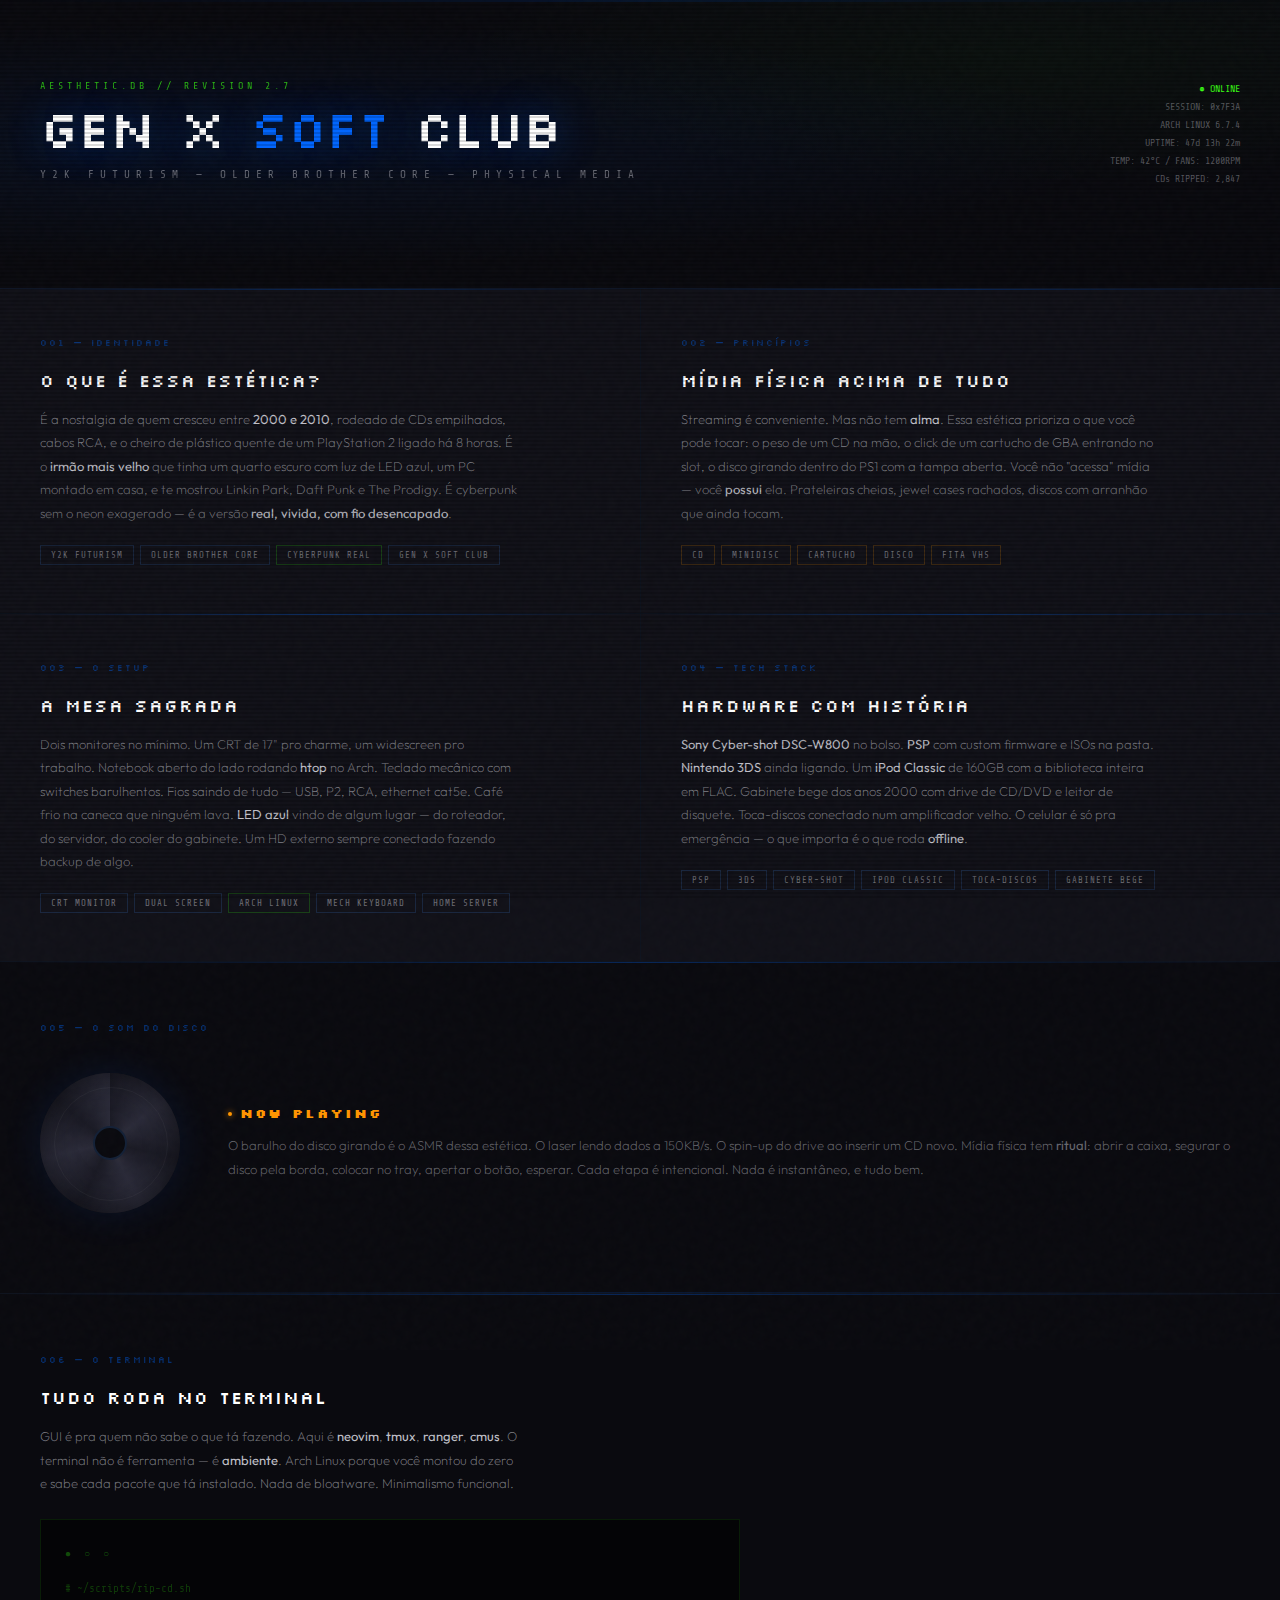
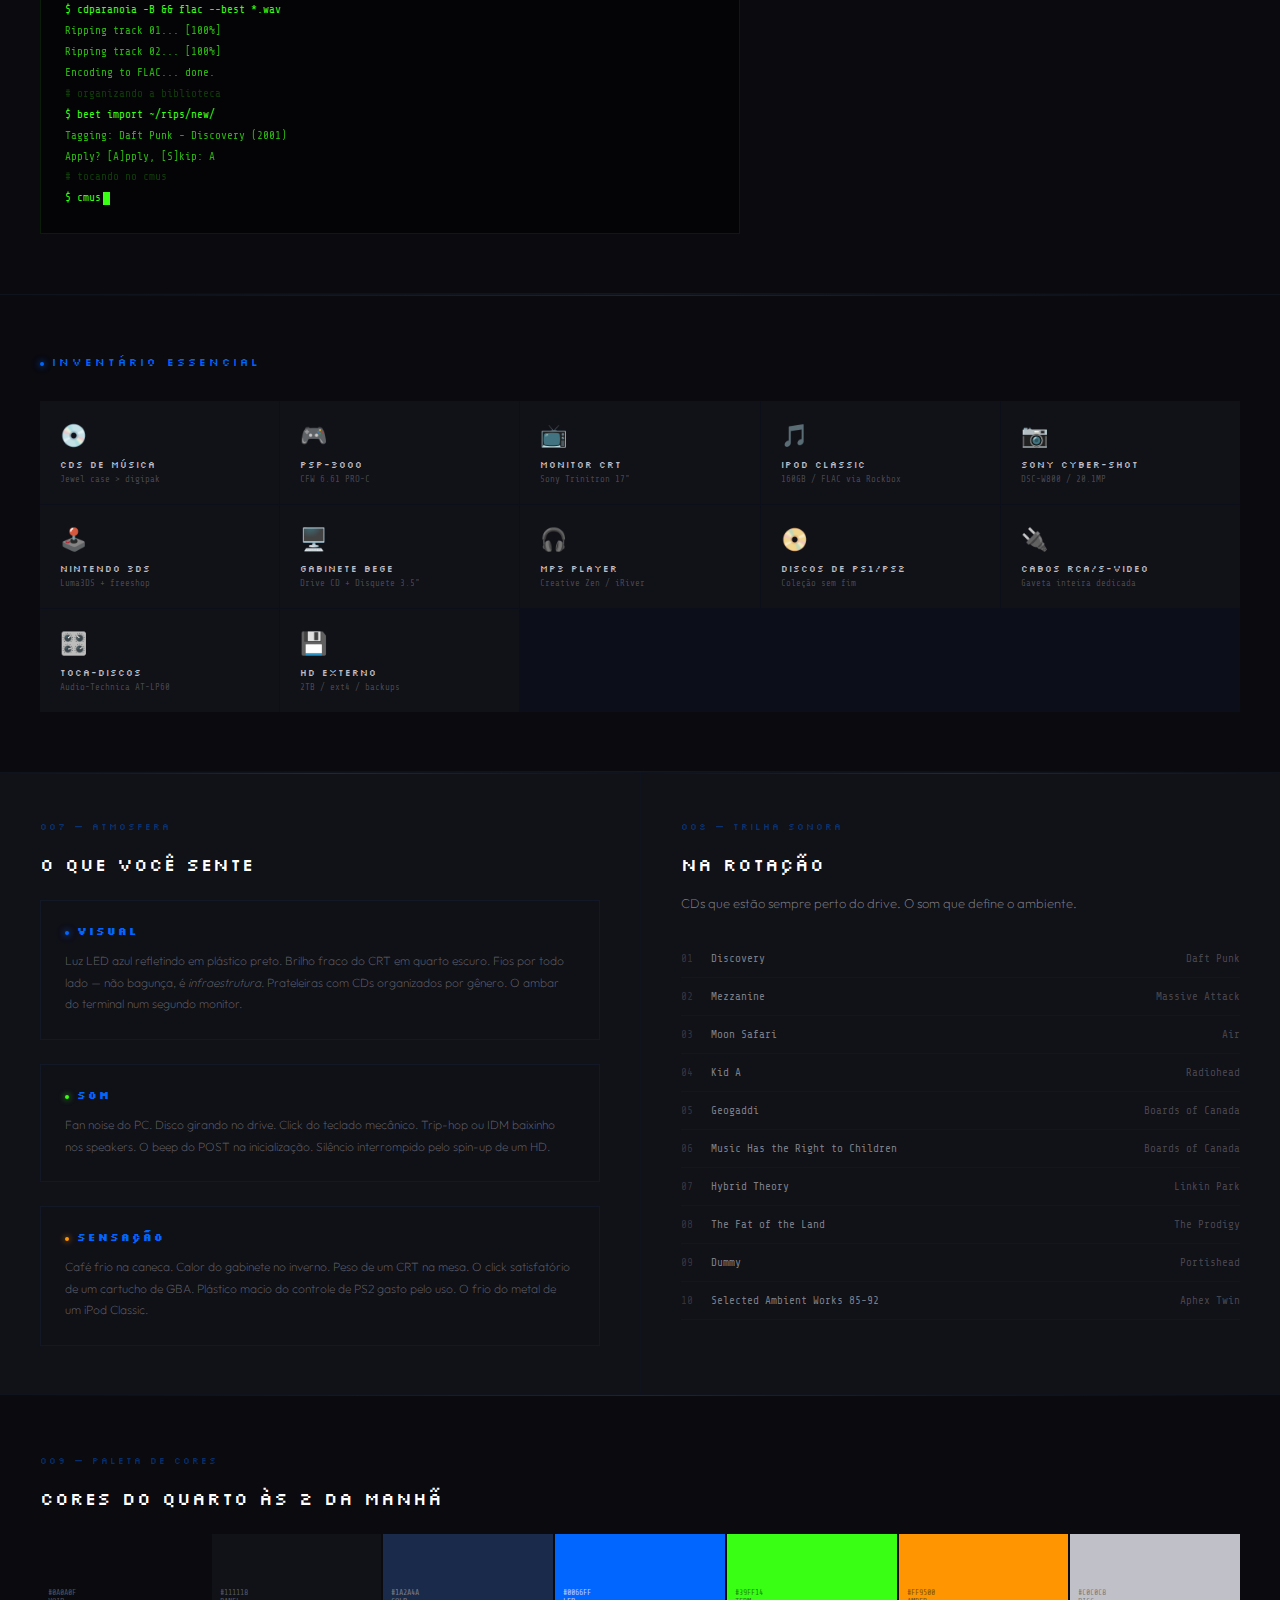
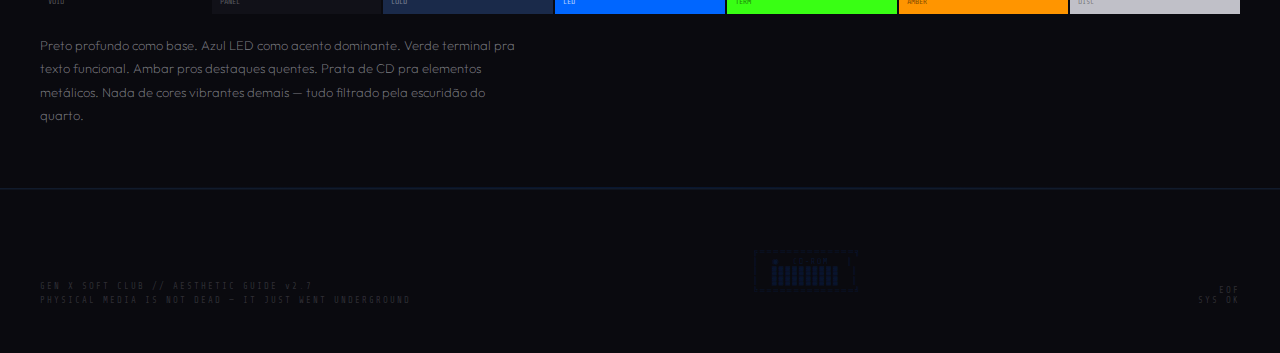
<file: gen-x-soft-club-aesthetic.html>
<!DOCTYPE html>
<html lang="pt-BR">
<head>
<meta charset="UTF-8">
<meta name="viewport" content="width=device-width, initial-scale=1.0">
<title>GEN X SOFT CLUB — AESTHETIC GUIDE</title>
<style>
  @import url('https://fonts.googleapis.com/css2?family=Share+Tech+Mono&family=Outfit:wght@200;400;700&family=Silkscreen:wght@400;700&display=swap');

  :root {
    --crt-blue: #3a7bd5;
    --led-blue: #0066ff;
    --cold-blue: #1a2a4a;
    --terminal-green: #39ff14;
    --warm-amber: #ff9500;
    --disc-silver: #c0c0c8;
    --deep-black: #0a0a0f;
    --panel-dark: #111118;
    --panel-mid: #1a1a24;
    --scan-line: rgba(255,255,255,0.03);
    --noise-opacity: 0.04;
  }

  * { margin: 0; padding: 0; box-sizing: border-box; }

  body {
    background: var(--deep-black);
    color: #c8c8d0;
    font-family: 'Outfit', sans-serif;
    font-weight: 200;
    overflow-x: hidden;
    cursor: crosshair;
  }

  /* CRT scanline overlay */
  body::before {
    content: '';
    position: fixed;
    top: 0; left: 0;
    width: 100%; height: 100%;
    background: repeating-linear-gradient(
      0deg,
      transparent,
      transparent 2px,
      rgba(0,0,0,0.15) 2px,
      rgba(0,0,0,0.15) 4px
    );
    pointer-events: none;
    z-index: 9999;
    animation: scanFlicker 8s infinite;
  }

  /* Noise texture overlay */
  body::after {
    content: '';
    position: fixed;
    top: -50%; left: -50%;
    width: 200%; height: 200%;
    background-image: url("data:image/svg+xml,%3Csvg viewBox='0 0 256 256' xmlns='http://www.w3.org/2000/svg'%3E%3Cfilter id='n'%3E%3CfeTurbulence type='fractalNoise' baseFrequency='0.9' numOctaves='4' stitchTiles='stitch'/%3E%3C/filter%3E%3Crect width='100%25' height='100%25' filter='url(%23n)' opacity='0.5'/%3E%3C/svg%3E");
    opacity: var(--noise-opacity);
    pointer-events: none;
    z-index: 9998;
    animation: noiseShift 0.5s steps(5) infinite;
  }

  @keyframes scanFlicker {
    0%, 100% { opacity: 1; }
    50% { opacity: 0.97; }
    52% { opacity: 1; }
    80% { opacity: 0.98; }
  }

  @keyframes noiseShift {
    0% { transform: translate(0,0); }
    20% { transform: translate(-5%,-5%); }
    40% { transform: translate(3%,2%); }
    60% { transform: translate(-2%,4%); }
    80% { transform: translate(4%,-3%); }
    100% { transform: translate(0,0); }
  }

  @keyframes glowPulse {
    0%, 100% { opacity: 0.6; }
    50% { opacity: 1; }
  }

  @keyframes textGlitch {
    0%, 100% { transform: translate(0); }
    20% { transform: translate(-2px, 1px); }
    40% { transform: translate(2px, -1px); }
    60% { transform: translate(-1px, -1px); }
    80% { transform: translate(1px, 2px); }
  }

  @keyframes terminalBlink {
    0%, 49% { opacity: 1; }
    50%, 100% { opacity: 0; }
  }

  @keyframes discSpin {
    from { transform: rotate(0deg); }
    to { transform: rotate(360deg); }
  }

  @keyframes fadeSlideUp {
    from { opacity: 0; transform: translateY(30px); }
    to { opacity: 1; transform: translateY(0); }
  }

  @keyframes horizontalScan {
    0% { transform: translateY(-100%); }
    100% { transform: translateY(100vh); }
  }

  /* === HEADER === */
  .header {
    position: relative;
    padding: 80px 40px 60px;
    border-bottom: 1px solid rgba(58,123,213,0.15);
    overflow: hidden;
  }

  .header::before {
    content: '';
    position: absolute;
    top: 0; left: 0;
    width: 100%; height: 100%;
    background: radial-gradient(ellipse at 20% 50%, rgba(0,102,255,0.08) 0%, transparent 60%),
                radial-gradient(ellipse at 80% 20%, rgba(57,255,20,0.03) 0%, transparent 40%);
  }

  .header-top {
    display: flex;
    justify-content: space-between;
    align-items: flex-start;
    margin-bottom: 40px;
    position: relative;
  }

  .logo-area {
    animation: fadeSlideUp 0.8s ease-out;
  }

  .logo-tag {
    font-family: 'Share Tech Mono', monospace;
    font-size: 10px;
    letter-spacing: 4px;
    color: var(--terminal-green);
    text-transform: uppercase;
    margin-bottom: 8px;
    opacity: 0.7;
  }

  .logo-main {
    font-family: 'Silkscreen', monospace;
    font-size: clamp(28px, 5vw, 52px);
    color: #fff;
    letter-spacing: -1px;
    text-shadow: 0 0 40px rgba(0,102,255,0.4), 0 0 80px rgba(0,102,255,0.15);
    line-height: 1.1;
  }

  .logo-main span {
    color: var(--led-blue);
  }

  .logo-sub {
    font-family: 'Share Tech Mono', monospace;
    font-size: 11px;
    letter-spacing: 6px;
    color: var(--disc-silver);
    margin-top: 12px;
    opacity: 0.5;
    text-transform: uppercase;
  }

  .status-block {
    font-family: 'Share Tech Mono', monospace;
    font-size: 10px;
    text-align: right;
    color: rgba(200,200,208,0.4);
    line-height: 1.8;
    animation: fadeSlideUp 0.8s ease-out 0.2s both;
  }

  .status-block .online {
    color: var(--terminal-green);
    animation: glowPulse 2s infinite;
  }

  /* === MAIN GRID === */
  .main-grid {
    display: grid;
    grid-template-columns: 1fr 1fr;
    gap: 1px;
    background: rgba(58,123,213,0.08);
    border-bottom: 1px solid rgba(58,123,213,0.08);
  }

  .cell {
    background: var(--panel-dark);
    padding: 48px 40px;
    position: relative;
    overflow: hidden;
    animation: fadeSlideUp 0.6s ease-out both;
  }

  .cell:nth-child(1) { animation-delay: 0.1s; }
  .cell:nth-child(2) { animation-delay: 0.2s; }
  .cell:nth-child(3) { animation-delay: 0.3s; }
  .cell:nth-child(4) { animation-delay: 0.4s; }
  .cell:nth-child(5) { animation-delay: 0.5s; }
  .cell:nth-child(6) { animation-delay: 0.6s; }

  .cell::before {
    content: '';
    position: absolute;
    top: 0; left: 0;
    width: 100%; height: 1px;
    background: linear-gradient(90deg, transparent, rgba(0,102,255,0.3), transparent);
  }

  .cell:hover {
    background: var(--panel-mid);
  }

  .cell-number {
    font-family: 'Silkscreen', monospace;
    font-size: 9px;
    color: var(--led-blue);
    opacity: 0.4;
    margin-bottom: 20px;
    letter-spacing: 2px;
  }

  .cell-title {
    font-family: 'Silkscreen', monospace;
    font-size: clamp(14px, 2vw, 18px);
    color: #fff;
    margin-bottom: 16px;
    letter-spacing: 1px;
  }

  .cell-desc {
    font-size: 13px;
    line-height: 1.8;
    color: rgba(200,200,208,0.6);
    max-width: 480px;
  }

  .cell-desc strong {
    color: var(--disc-silver);
    font-weight: 400;
  }

  /* Tag pills */
  .tags {
    display: flex;
    flex-wrap: wrap;
    gap: 6px;
    margin-top: 20px;
  }

  .tag {
    font-family: 'Share Tech Mono', monospace;
    font-size: 9px;
    letter-spacing: 1px;
    padding: 4px 10px;
    border: 1px solid rgba(58,123,213,0.2);
    color: rgba(200,200,208,0.5);
    text-transform: uppercase;
    transition: all 0.3s;
  }

  .tag:hover {
    border-color: var(--led-blue);
    color: var(--led-blue);
    box-shadow: 0 0 12px rgba(0,102,255,0.15);
  }

  .tag.green { border-color: rgba(57,255,20,0.2); }
  .tag.green:hover { border-color: var(--terminal-green); color: var(--terminal-green); box-shadow: 0 0 12px rgba(57,255,20,0.15); }
  .tag.amber { border-color: rgba(255,149,0,0.2); }
  .tag.amber:hover { border-color: var(--warm-amber); color: var(--warm-amber); box-shadow: 0 0 12px rgba(255,149,0,0.15); }

  /* === FULL WIDTH SECTIONS === */
  .full-section {
    grid-column: 1 / -1;
    background: var(--deep-black);
    padding: 60px 40px;
    position: relative;
  }

  .full-section::after {
    content: '';
    position: absolute;
    bottom: 0; left: 40px; right: 40px;
    height: 1px;
    background: linear-gradient(90deg, transparent, rgba(0,102,255,0.15), transparent);
  }

  /* === DISC SPINNER === */
  .disc-container {
    display: flex;
    align-items: center;
    gap: 48px;
    padding: 20px 0;
  }

  .disc {
    width: 140px;
    height: 140px;
    border-radius: 50%;
    background: conic-gradient(
      from 0deg,
      #1a1a24, #2a2a38, #1a1a24, #2a2a38,
      #1a1a24, #2a2a38, #1a1a24, #2a2a38
    );
    position: relative;
    animation: discSpin 4s linear infinite;
    flex-shrink: 0;
    box-shadow: 0 0 40px rgba(0,102,255,0.1), inset 0 0 30px rgba(0,0,0,0.5);
  }

  .disc::before {
    content: '';
    position: absolute;
    top: 50%; left: 50%;
    transform: translate(-50%,-50%);
    width: 30px; height: 30px;
    border-radius: 50%;
    background: var(--deep-black);
    border: 2px solid rgba(58,123,213,0.2);
  }

  .disc::after {
    content: '';
    position: absolute;
    top: 10%; left: 10%;
    width: 80%; height: 80%;
    border-radius: 50%;
    border: 1px solid rgba(192,192,200,0.05);
  }

  .disc-info {
    flex: 1;
  }

  .disc-info h3 {
    font-family: 'Silkscreen', monospace;
    font-size: 13px;
    color: var(--warm-amber);
    margin-bottom: 12px;
    letter-spacing: 2px;
  }

  .disc-info p {
    font-size: 13px;
    line-height: 1.9;
    color: rgba(200,200,208,0.5);
  }

  /* === TERMINAL BLOCK === */
  .terminal {
    background: rgba(0,0,0,0.6);
    border: 1px solid rgba(57,255,20,0.1);
    padding: 24px;
    font-family: 'Share Tech Mono', monospace;
    font-size: 11px;
    line-height: 1.9;
    color: var(--terminal-green);
    margin-top: 24px;
    position: relative;
    overflow: hidden;
    max-width: 700px;
  }

  .terminal::before {
    content: '● ○ ○';
    display: block;
    font-size: 10px;
    color: rgba(57,255,20,0.3);
    margin-bottom: 16px;
    letter-spacing: 4px;
  }

  .terminal .line { opacity: 0.7; }
  .terminal .line.bright { opacity: 1; }
  .terminal .comment { color: rgba(57,255,20,0.3); }
  .terminal .cursor {
    display: inline-block;
    width: 7px;
    height: 13px;
    background: var(--terminal-green);
    animation: terminalBlink 1s steps(1) infinite;
    vertical-align: middle;
    margin-left: 2px;
  }

  /* === INVENTORY GRID === */
  .inventory-title {
    font-family: 'Silkscreen', monospace;
    font-size: 11px;
    color: var(--led-blue);
    letter-spacing: 3px;
    margin-bottom: 32px;
    text-transform: uppercase;
  }

  .inventory-grid {
    display: grid;
    grid-template-columns: repeat(auto-fill, minmax(200px, 1fr));
    gap: 1px;
    background: rgba(58,123,213,0.05);
  }

  .inv-item {
    background: var(--panel-dark);
    padding: 20px;
    transition: all 0.3s;
    position: relative;
  }

  .inv-item:hover {
    background: var(--panel-mid);
    box-shadow: inset 0 0 30px rgba(0,102,255,0.05);
  }

  .inv-icon {
    font-size: 22px;
    margin-bottom: 10px;
    filter: grayscale(0.3);
  }

  .inv-name {
    font-family: 'Silkscreen', monospace;
    font-size: 9px;
    color: var(--disc-silver);
    letter-spacing: 1px;
    margin-bottom: 4px;
  }

  .inv-detail {
    font-family: 'Share Tech Mono', monospace;
    font-size: 9px;
    color: rgba(200,200,208,0.3);
  }

  /* === VIBES SECTION === */
  .vibe-list {
    display: grid;
    grid-template-columns: repeat(auto-fill, minmax(280px, 1fr));
    gap: 24px;
    margin-top: 24px;
  }

  .vibe-card {
    padding: 24px;
    border: 1px solid rgba(58,123,213,0.08);
    background: rgba(17,17,24,0.6);
    transition: all 0.4s;
  }

  .vibe-card:hover {
    border-color: rgba(0,102,255,0.25);
    transform: translateY(-2px);
    box-shadow: 0 8px 32px rgba(0,0,0,0.3);
  }

  .vibe-card h4 {
    font-family: 'Silkscreen', monospace;
    font-size: 10px;
    color: var(--led-blue);
    letter-spacing: 2px;
    margin-bottom: 12px;
  }

  .vibe-card p {
    font-size: 12px;
    line-height: 1.8;
    color: rgba(200,200,208,0.45);
  }

  /* === PLAYLIST SECTION === */
  .playlist {
    margin-top: 24px;
  }

  .track {
    display: flex;
    align-items: center;
    padding: 12px 0;
    border-bottom: 1px solid rgba(58,123,213,0.05);
    font-family: 'Share Tech Mono', monospace;
    font-size: 11px;
    transition: all 0.2s;
  }

  .track:hover {
    padding-left: 8px;
    border-bottom-color: rgba(0,102,255,0.15);
  }

  .track-num {
    width: 30px;
    color: rgba(200,200,208,0.2);
  }

  .track-title {
    flex: 1;
    color: rgba(200,200,208,0.6);
  }

  .track-artist {
    color: rgba(200,200,208,0.3);
    text-align: right;
  }

  .track:hover .track-title { color: var(--disc-silver); }
  .track:hover .track-num { color: var(--warm-amber); }

  /* === FOOTER === */
  .footer {
    padding: 48px 40px;
    border-top: 1px solid rgba(58,123,213,0.08);
    display: flex;
    justify-content: space-between;
    align-items: flex-end;
    font-family: 'Share Tech Mono', monospace;
    font-size: 9px;
    color: rgba(200,200,208,0.2);
    letter-spacing: 2px;
  }

  .footer-ascii {
    white-space: pre;
    line-height: 1.2;
    color: rgba(0,102,255,0.15);
    font-size: 8px;
  }

  /* === LED GLOW ACCENTS === */
  .led-dot {
    display: inline-block;
    width: 4px; height: 4px;
    border-radius: 50%;
    background: var(--led-blue);
    box-shadow: 0 0 6px var(--led-blue), 0 0 12px rgba(0,102,255,0.3);
    animation: glowPulse 3s infinite;
    margin-right: 8px;
    vertical-align: middle;
  }

  .led-dot.green { background: var(--terminal-green); box-shadow: 0 0 6px var(--terminal-green); }
  .led-dot.amber { background: var(--warm-amber); box-shadow: 0 0 6px var(--warm-amber); }

  /* Responsive */
  @media (max-width: 768px) {
    .main-grid { grid-template-columns: 1fr; }
    .header { padding: 40px 20px 30px; }
    .cell, .full-section { padding: 32px 20px; }
    .disc-container { flex-direction: column; gap: 24px; }
    .disc { width: 100px; height: 100px; }
    .header-top { flex-direction: column; gap: 20px; }
    .status-block { text-align: left; }
    .footer { flex-direction: column; gap: 20px; }
  }

  /* Horizontal scanning light */
  .scan-bar {
    position: fixed;
    left: 0;
    width: 100%;
    height: 2px;
    background: linear-gradient(90deg, transparent, rgba(0,102,255,0.15), transparent);
    animation: horizontalScan 6s linear infinite;
    pointer-events: none;
    z-index: 9997;
  }
</style>
</head>
<body>

<div class="scan-bar"></div>

<!-- HEADER -->
<header class="header">
  <div class="header-top">
    <div class="logo-area">
      <div class="logo-tag">aesthetic.db // revision 2.7</div>
      <div class="logo-main">GEN X <span>SOFT</span> CLUB</div>
      <div class="logo-sub">Y2K Futurism &mdash; Older Brother Core &mdash; Physical Media</div>
    </div>
    <div class="status-block">
      <span class="online">● ONLINE</span><br>
      SESSION: 0x7F3A<br>
      ARCH LINUX 6.7.4<br>
      UPTIME: 47d 13h 22m<br>
      TEMP: 42°C / FANS: 1200RPM<br>
      CDs RIPPED: 2,847
    </div>
  </div>
</header>

<!-- MAIN CONTENT GRID -->
<div class="main-grid">

  <!-- CELL 1: IDENTIDADE -->
  <div class="cell">
    <div class="cell-number">001 — IDENTIDADE</div>
    <div class="cell-title">O que é essa estética?</div>
    <div class="cell-desc">
      É a nostalgia de quem cresceu entre <strong>2000 e 2010</strong>, rodeado de CDs empilhados, cabos RCA, e o cheiro de plástico quente de um PlayStation 2 ligado há 8 horas. É o <strong>irmão mais velho</strong> que tinha um quarto escuro com luz de LED azul, um PC montado em casa, e te mostrou Linkin Park, Daft Punk e The Prodigy. É cyberpunk sem o neon exagerado — é a versão <strong>real, vivida, com fio desencapado</strong>.
    </div>
    <div class="tags">
      <span class="tag">Y2K Futurism</span>
      <span class="tag">Older Brother Core</span>
      <span class="tag green">Cyberpunk Real</span>
      <span class="tag">Gen X Soft Club</span>
    </div>
  </div>

  <!-- CELL 2: PRINCIPIOS -->
  <div class="cell">
    <div class="cell-number">002 — PRINCÍPIOS</div>
    <div class="cell-title">Mídia física acima de tudo</div>
    <div class="cell-desc">
      Streaming é conveniente. Mas não tem <strong>alma</strong>. Essa estética prioriza o que você pode tocar: o peso de um CD na mão, o click de um cartucho de GBA entrando no slot, o disco girando dentro do PS1 com a tampa aberta. Você não "acessa" mídia — você <strong>possui</strong> ela. Prateleiras cheias, jewel cases rachados, discos com arranhão que ainda tocam.
    </div>
    <div class="tags">
      <span class="tag amber">CD</span>
      <span class="tag amber">MiniDisc</span>
      <span class="tag amber">Cartucho</span>
      <span class="tag amber">Disco</span>
      <span class="tag amber">Fita VHS</span>
    </div>
  </div>

  <!-- CELL 3: SETUP -->
  <div class="cell">
    <div class="cell-number">003 — O SETUP</div>
    <div class="cell-title">A mesa sagrada</div>
    <div class="cell-desc">
      Dois monitores no mínimo. Um CRT de 17" pro charme, um widescreen pro trabalho. Notebook aberto do lado rodando <strong>htop</strong> no Arch. Teclado mecânico com switches barulhentos. Fios saindo de tudo — USB, P2, RCA, ethernet cat5e. Café frio na caneca que ninguém lava. <strong>LED azul</strong> vindo de algum lugar — do roteador, do servidor, do cooler do gabinete. Um HD externo sempre conectado fazendo backup de algo.
    </div>
    <div class="tags">
      <span class="tag">CRT Monitor</span>
      <span class="tag">Dual Screen</span>
      <span class="tag green">Arch Linux</span>
      <span class="tag">Mech Keyboard</span>
      <span class="tag">Home Server</span>
    </div>
  </div>

  <!-- CELL 4: TECH -->
  <div class="cell">
    <div class="cell-number">004 — TECH STACK</div>
    <div class="cell-title">Hardware com história</div>
    <div class="cell-desc">
      <strong>Sony Cyber-shot DSC-W800</strong> no bolso. <strong>PSP</strong> com custom firmware e ISOs na pasta. <strong>Nintendo 3DS</strong> ainda ligando. Um <strong>iPod Classic</strong> de 160GB com a biblioteca inteira em FLAC. Gabinete bege dos anos 2000 com drive de CD/DVD e leitor de disquete. Toca-discos conectado num amplificador velho. O celular é só pra emergência — o que importa é o que roda <strong>offline</strong>.
    </div>
    <div class="tags">
      <span class="tag">PSP</span>
      <span class="tag">3DS</span>
      <span class="tag">Cyber-shot</span>
      <span class="tag">iPod Classic</span>
      <span class="tag">Toca-discos</span>
      <span class="tag">Gabinete Bege</span>
    </div>
  </div>

  <!-- FULL WIDTH: DISC SPINNER -->
  <div class="cell full-section" style="animation-delay: 0.4s;">
    <div class="cell-number">005 — O SOM DO DISCO</div>
    <div class="disc-container">
      <div class="disc"></div>
      <div class="disc-info">
        <h3><span class="led-dot amber"></span>NOW PLAYING</h3>
        <p>
          O barulho do disco girando é o ASMR dessa estética. O laser lendo dados a 150KB/s. O spin-up do drive ao inserir um CD novo. Mídia física tem <strong>ritual</strong>: abrir a caixa, segurar o disco pela borda, colocar no tray, apertar o botão, esperar. Cada etapa é intencional. Nada é instantâneo, e tudo bem.
        </p>
      </div>
    </div>
  </div>

  <!-- FULL WIDTH: TERMINAL -->
  <div class="cell full-section" style="animation-delay: 0.5s;">
    <div class="cell-number">006 — O TERMINAL</div>
    <div class="cell-title">Tudo roda no terminal</div>
    <div class="cell-desc" style="margin-bottom: 20px;">
      GUI é pra quem não sabe o que tá fazendo. Aqui é <strong>neovim</strong>, <strong>tmux</strong>, <strong>ranger</strong>, <strong>cmus</strong>. O terminal não é ferramenta — é <strong>ambiente</strong>. Arch Linux porque você montou do zero e sabe cada pacote que tá instalado. Nada de bloatware. Minimalismo funcional.
    </div>
    <div class="terminal">
      <div class="line comment"># ~/scripts/rip-cd.sh</div>
      <div class="line bright">$ cdparanoia -B && flac --best *.wav</div>
      <div class="line">Ripping track 01... [100%]</div>
      <div class="line">Ripping track 02... [100%]</div>
      <div class="line">Encoding to FLAC... done.</div>
      <div class="line comment"># organizando a biblioteca</div>
      <div class="line bright">$ beet import ~/rips/new/</div>
      <div class="line">Tagging: Daft Punk - Discovery (2001)</div>
      <div class="line">Apply? [A]pply, [S]kip: A</div>
      <div class="line comment"># tocando no cmus</div>
      <div class="line bright">$ cmus<span class="cursor"></span></div>
    </div>
  </div>

  <!-- FULL WIDTH: INVENTORY -->
  <div class="cell full-section" style="animation-delay: 0.5s;">
    <div class="inventory-title"><span class="led-dot"></span>Inventário Essencial</div>
    <div class="inventory-grid">
      <div class="inv-item">
        <div class="inv-icon">💿</div>
        <div class="inv-name">CDs de Música</div>
        <div class="inv-detail">Jewel case > digipak</div>
      </div>
      <div class="inv-item">
        <div class="inv-icon">🎮</div>
        <div class="inv-name">PSP-3000</div>
        <div class="inv-detail">CFW 6.61 PRO-C</div>
      </div>
      <div class="inv-item">
        <div class="inv-icon">📺</div>
        <div class="inv-name">Monitor CRT</div>
        <div class="inv-detail">Sony Trinitron 17"</div>
      </div>
      <div class="inv-item">
        <div class="inv-icon">🎵</div>
        <div class="inv-name">iPod Classic</div>
        <div class="inv-detail">160GB / FLAC via Rockbox</div>
      </div>
      <div class="inv-item">
        <div class="inv-icon">📷</div>
        <div class="inv-name">Sony Cyber-shot</div>
        <div class="inv-detail">DSC-W800 / 20.1MP</div>
      </div>
      <div class="inv-item">
        <div class="inv-icon">🕹️</div>
        <div class="inv-name">Nintendo 3DS</div>
        <div class="inv-detail">Luma3DS + freeshop</div>
      </div>
      <div class="inv-item">
        <div class="inv-icon">🖥️</div>
        <div class="inv-name">Gabinete Bege</div>
        <div class="inv-detail">Drive CD + Disquete 3.5"</div>
      </div>
      <div class="inv-item">
        <div class="inv-icon">🎧</div>
        <div class="inv-name">MP3 Player</div>
        <div class="inv-detail">Creative Zen / iRiver</div>
      </div>
      <div class="inv-item">
        <div class="inv-icon">📀</div>
        <div class="inv-name">Discos de PS1/PS2</div>
        <div class="inv-detail">Coleção sem fim</div>
      </div>
      <div class="inv-item">
        <div class="inv-icon">🔌</div>
        <div class="inv-name">Cabos RCA/S-Video</div>
        <div class="inv-detail">Gaveta inteira dedicada</div>
      </div>
      <div class="inv-item">
        <div class="inv-icon">🎛️</div>
        <div class="inv-name">Toca-Discos</div>
        <div class="inv-detail">Audio-Technica AT-LP60</div>
      </div>
      <div class="inv-item">
        <div class="inv-icon">💾</div>
        <div class="inv-name">HD Externo</div>
        <div class="inv-detail">2TB / ext4 / backups</div>
      </div>
    </div>
  </div>

  <!-- ATMOSPHERE -->
  <div class="cell">
    <div class="cell-number">007 — ATMOSFERA</div>
    <div class="cell-title">O que você sente</div>
    <div class="vibe-list" style="grid-template-columns: 1fr;">
      <div class="vibe-card">
        <h4><span class="led-dot"></span>Visual</h4>
        <p>Luz LED azul refletindo em plástico preto. Brilho fraco do CRT em quarto escuro. Fios por todo lado — não bagunça, é <em>infraestrutura</em>. Prateleiras com CDs organizados por gênero. O ambar do terminal num segundo monitor.</p>
      </div>
      <div class="vibe-card">
        <h4><span class="led-dot green"></span>Som</h4>
        <p>Fan noise do PC. Disco girando no drive. Click do teclado mecânico. Trip-hop ou IDM baixinho nos speakers. O beep do POST na inicialização. Silêncio interrompido pelo spin-up de um HD.</p>
      </div>
      <div class="vibe-card">
        <h4><span class="led-dot amber"></span>Sensação</h4>
        <p>Café frio na caneca. Calor do gabinete no inverno. Peso de um CRT na mesa. O click satisfatório de um cartucho de GBA. Plástico macio do controle de PS2 gasto pelo uso. O frio do metal de um iPod Classic.</p>
      </div>
    </div>
  </div>

  <!-- PLAYLIST -->
  <div class="cell">
    <div class="cell-number">008 — TRILHA SONORA</div>
    <div class="cell-title">Na rotação</div>
    <div class="cell-desc" style="margin-bottom: 16px;">CDs que estão sempre perto do drive. O som que define o ambiente.</div>
    <div class="playlist">
      <div class="track">
        <span class="track-num">01</span>
        <span class="track-title">Discovery</span>
        <span class="track-artist">Daft Punk</span>
      </div>
      <div class="track">
        <span class="track-num">02</span>
        <span class="track-title">Mezzanine</span>
        <span class="track-artist">Massive Attack</span>
      </div>
      <div class="track">
        <span class="track-num">03</span>
        <span class="track-title">Moon Safari</span>
        <span class="track-artist">Air</span>
      </div>
      <div class="track">
        <span class="track-num">04</span>
        <span class="track-title">Kid A</span>
        <span class="track-artist">Radiohead</span>
      </div>
      <div class="track">
        <span class="track-num">05</span>
        <span class="track-title">Geogaddi</span>
        <span class="track-artist">Boards of Canada</span>
      </div>
      <div class="track">
        <span class="track-num">06</span>
        <span class="track-title">Music Has the Right to Children</span>
        <span class="track-artist">Boards of Canada</span>
      </div>
      <div class="track">
        <span class="track-num">07</span>
        <span class="track-title">Hybrid Theory</span>
        <span class="track-artist">Linkin Park</span>
      </div>
      <div class="track">
        <span class="track-num">08</span>
        <span class="track-title">The Fat of the Land</span>
        <span class="track-artist">The Prodigy</span>
      </div>
      <div class="track">
        <span class="track-num">09</span>
        <span class="track-title">Dummy</span>
        <span class="track-artist">Portishead</span>
      </div>
      <div class="track">
        <span class="track-num">10</span>
        <span class="track-title">Selected Ambient Works 85-92</span>
        <span class="track-artist">Aphex Twin</span>
      </div>
    </div>
  </div>

  <!-- FULL WIDTH: PALETA -->
  <div class="cell full-section" style="animation-delay: 0.6s;">
    <div class="cell-number">009 — PALETA DE CORES</div>
    <div class="cell-title">Cores do quarto às 2 da manhã</div>
    <div style="display: flex; gap: 2px; margin-top: 24px; height: 80px;">
      <div style="flex: 1; background: #0a0a0f; display:flex; align-items:end; padding:8px;">
        <span style="font-family:'Share Tech Mono'; font-size:8px; color:rgba(255,255,255,0.3);">#0A0A0F<br>VOID</span>
      </div>
      <div style="flex: 1; background: #111118; display:flex; align-items:end; padding:8px;">
        <span style="font-family:'Share Tech Mono'; font-size:8px; color:rgba(255,255,255,0.3);">#111118<br>PANEL</span>
      </div>
      <div style="flex: 1; background: #1a2a4a; display:flex; align-items:end; padding:8px;">
        <span style="font-family:'Share Tech Mono'; font-size:8px; color:rgba(255,255,255,0.4);">#1A2A4A<br>COLD</span>
      </div>
      <div style="flex: 1; background: #0066ff; display:flex; align-items:end; padding:8px;">
        <span style="font-family:'Share Tech Mono'; font-size:8px; color:rgba(255,255,255,0.7);">#0066FF<br>LED</span>
      </div>
      <div style="flex: 1; background: #39ff14; display:flex; align-items:end; padding:8px;">
        <span style="font-family:'Share Tech Mono'; font-size:8px; color:rgba(0,0,0,0.5);">#39FF14<br>TERM</span>
      </div>
      <div style="flex: 1; background: #ff9500; display:flex; align-items:end; padding:8px;">
        <span style="font-family:'Share Tech Mono'; font-size:8px; color:rgba(0,0,0,0.5);">#FF9500<br>AMBER</span>
      </div>
      <div style="flex: 1; background: #c0c0c8; display:flex; align-items:end; padding:8px;">
        <span style="font-family:'Share Tech Mono'; font-size:8px; color:rgba(0,0,0,0.4);">#C0C0C8<br>DISC</span>
      </div>
    </div>
    <div class="cell-desc" style="margin-top: 20px;">
      Preto profundo como base. Azul LED como acento dominante. Verde terminal pra texto funcional. Ambar pros destaques quentes. Prata de CD pra elementos metálicos. Nada de cores vibrantes demais — tudo filtrado pela escuridão do quarto.
    </div>
  </div>
</div>

<!-- FOOTER -->
<footer class="footer">
  <div>
    <div>GEN X SOFT CLUB // AESTHETIC GUIDE v2.7</div>
    <div style="margin-top: 4px;">PHYSICAL MEDIA IS NOT DEAD — IT JUST WENT UNDERGROUND</div>
  </div>
  <div class="footer-ascii">
 ╔══════════════╗
 ║  ◉  CD-ROM   ║
 ║  ▓▓▓▓▓▓▓▓▓▓  ║
 ║  ▓▓▓▓▓▓▓▓▓▓  ║
 ╚══════════════╝
  </div>
  <div style="text-align:right;">
    EOF<br>
    SYS OK
  </div>
</footer>

</body>
</html>
</file>
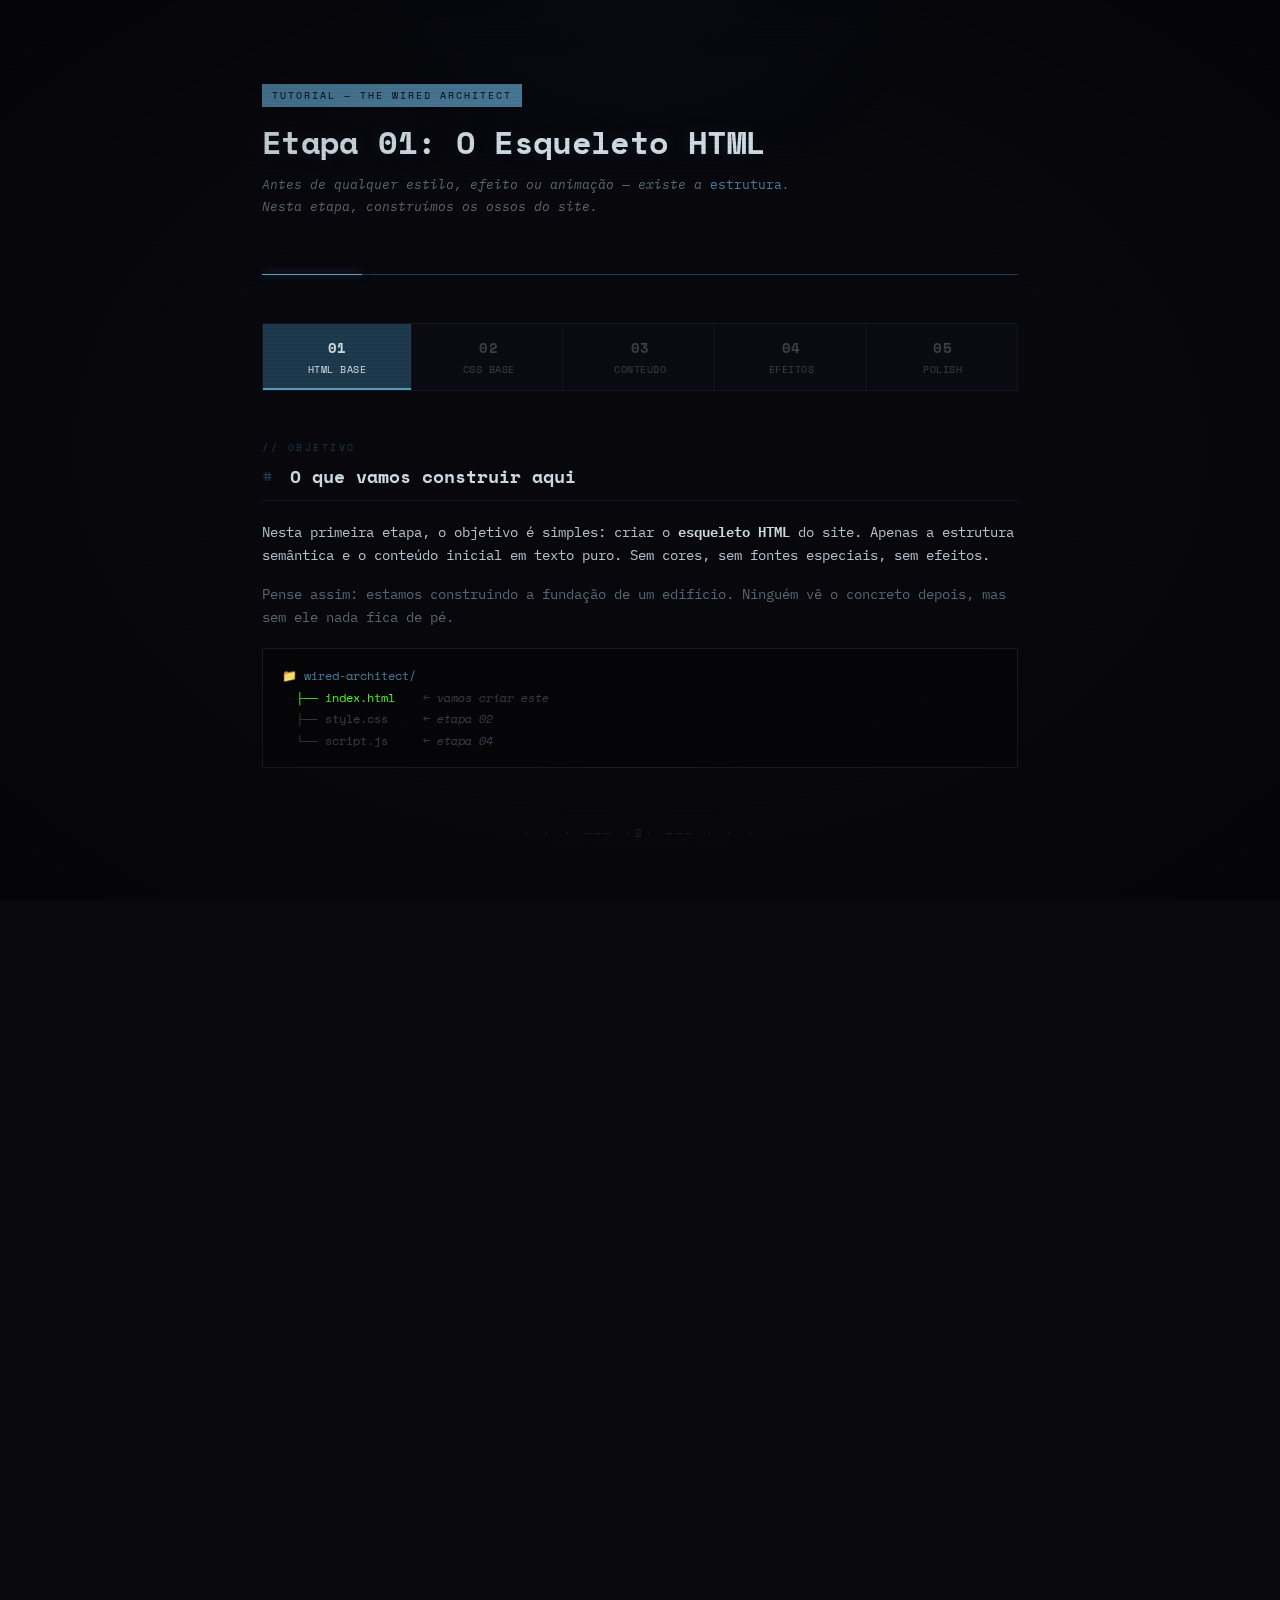
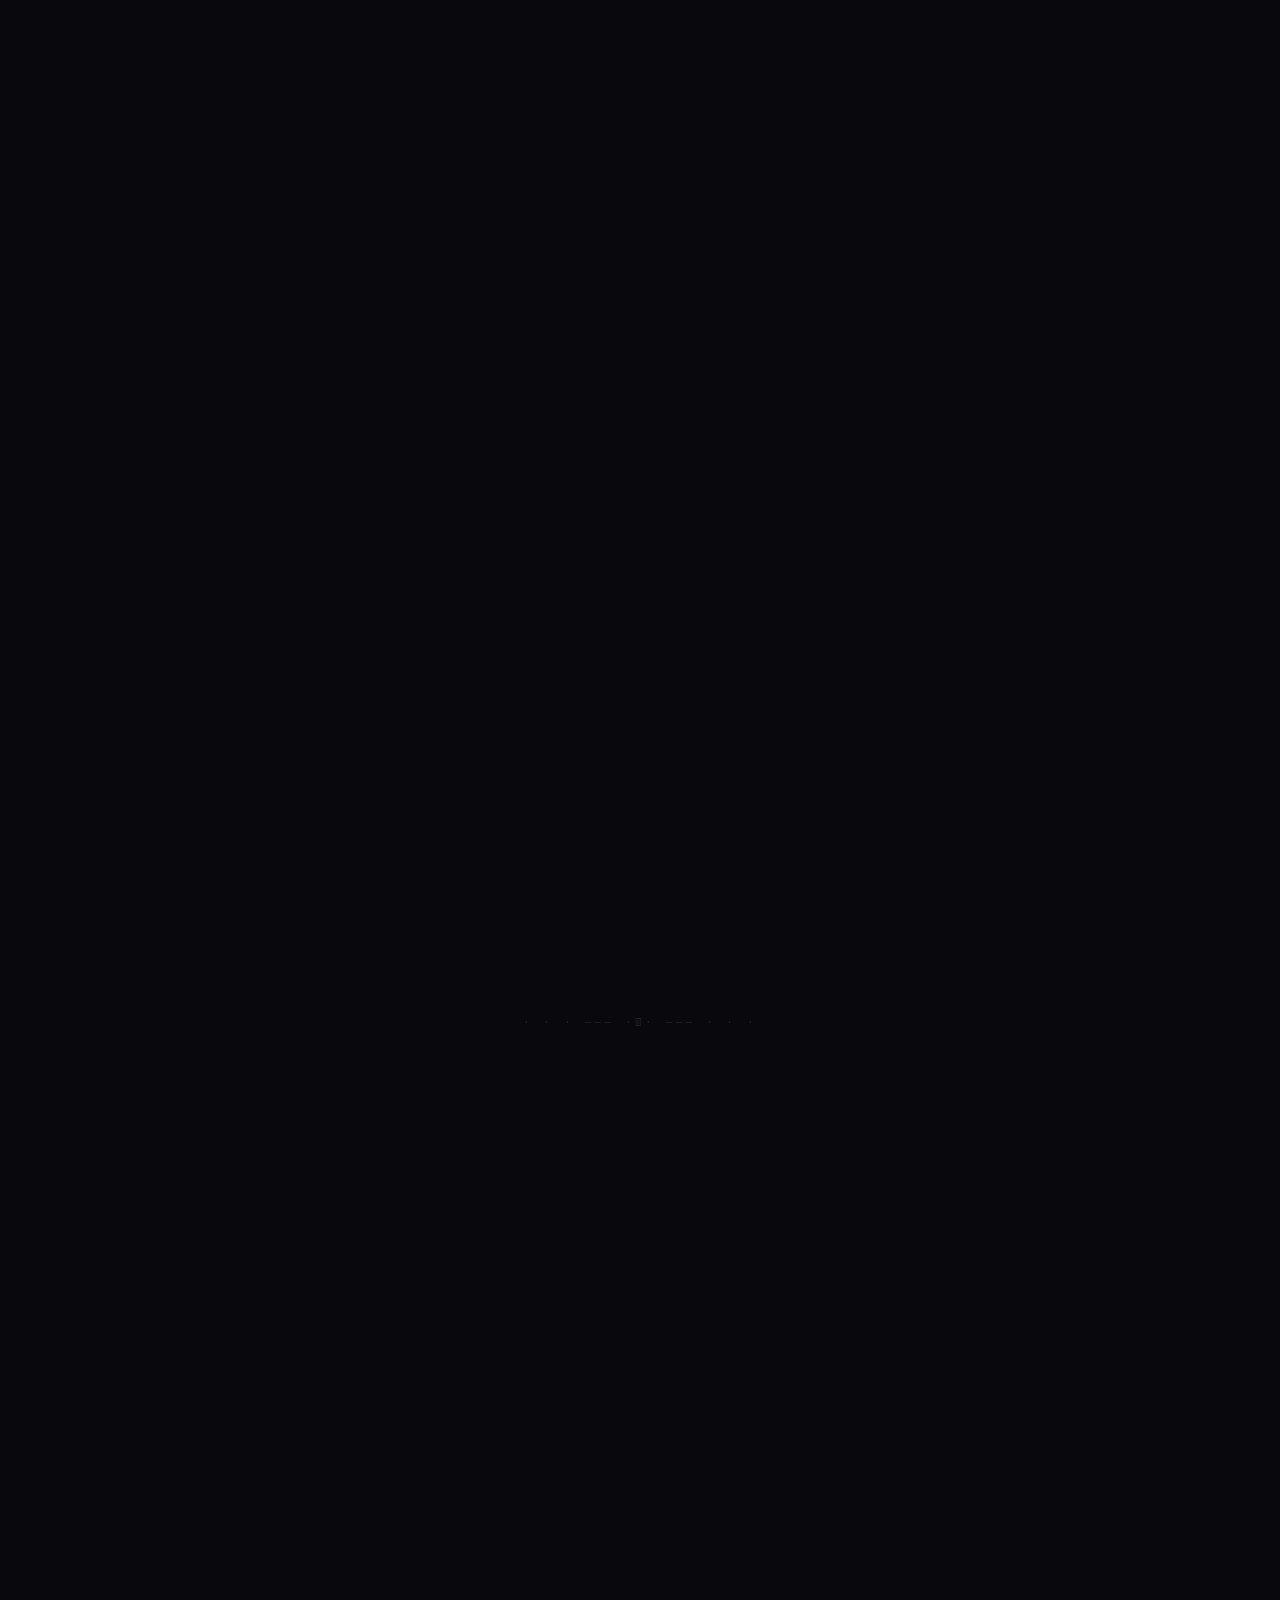
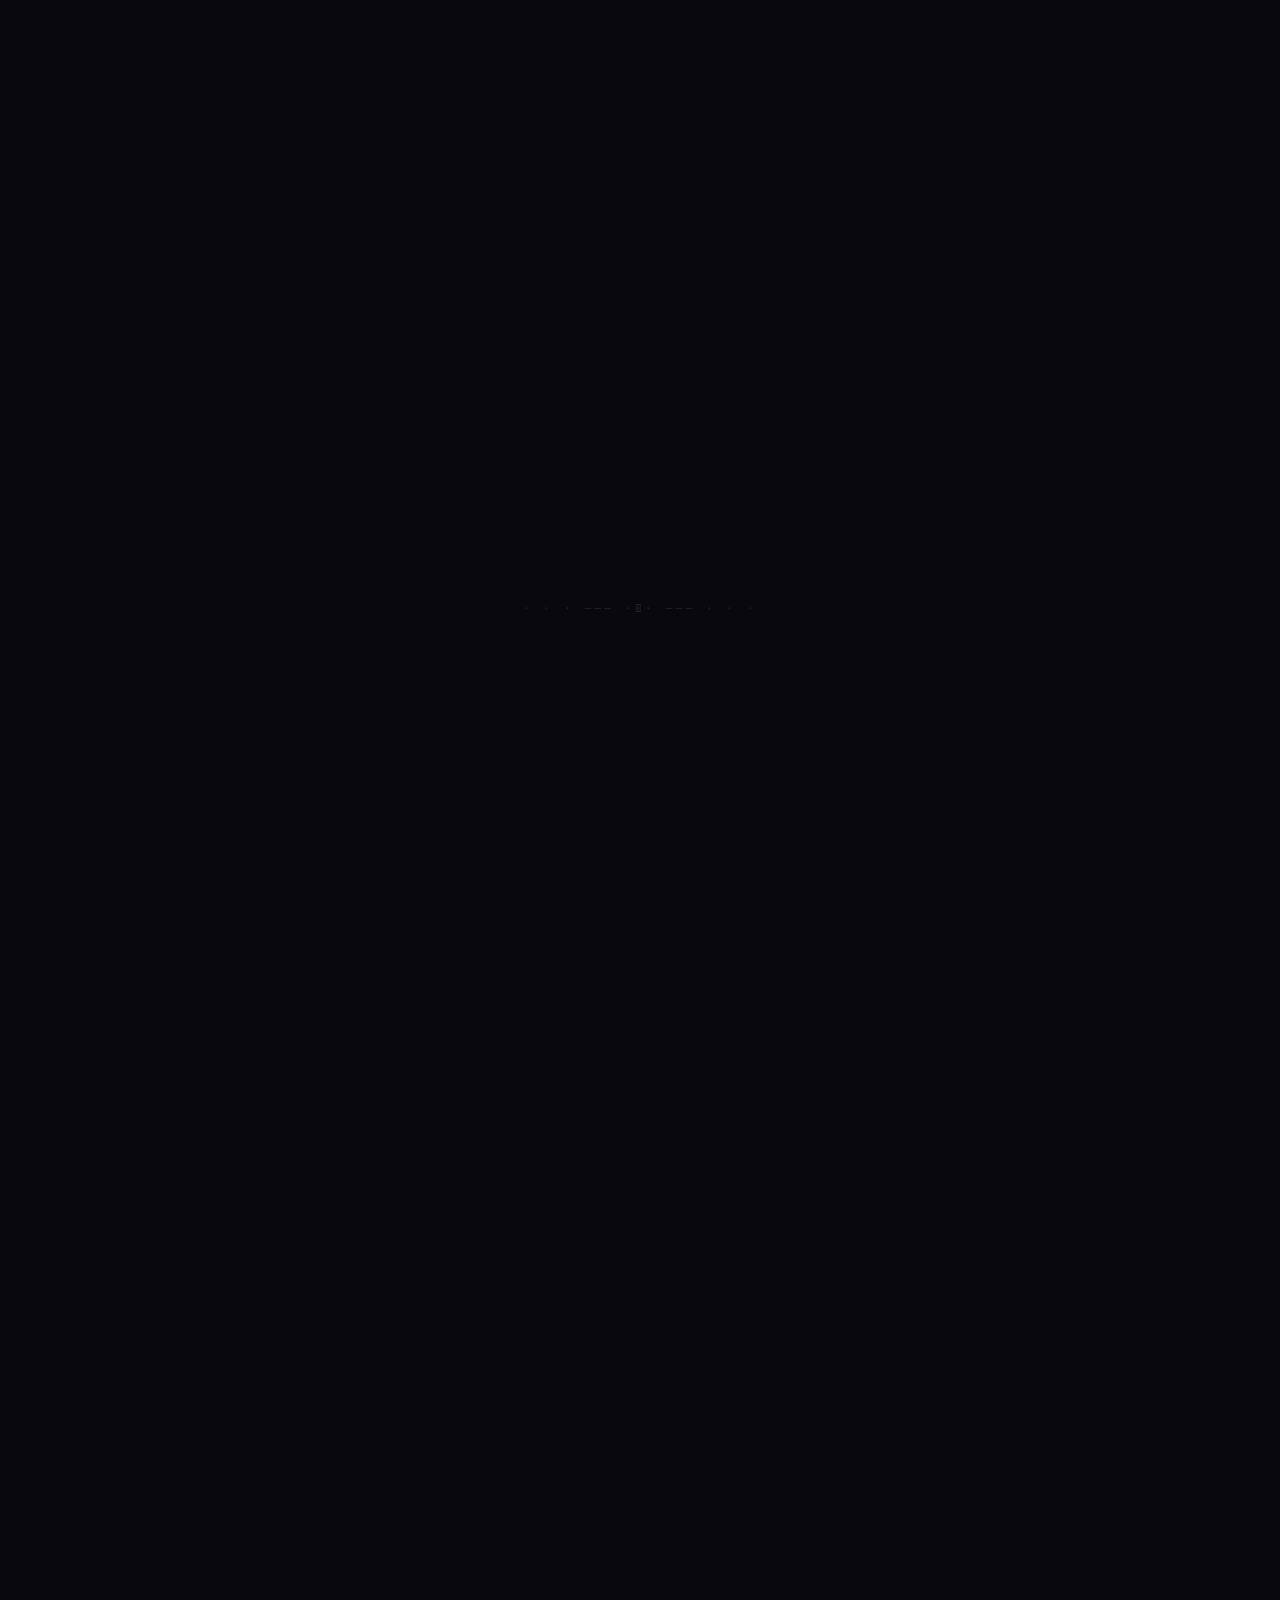
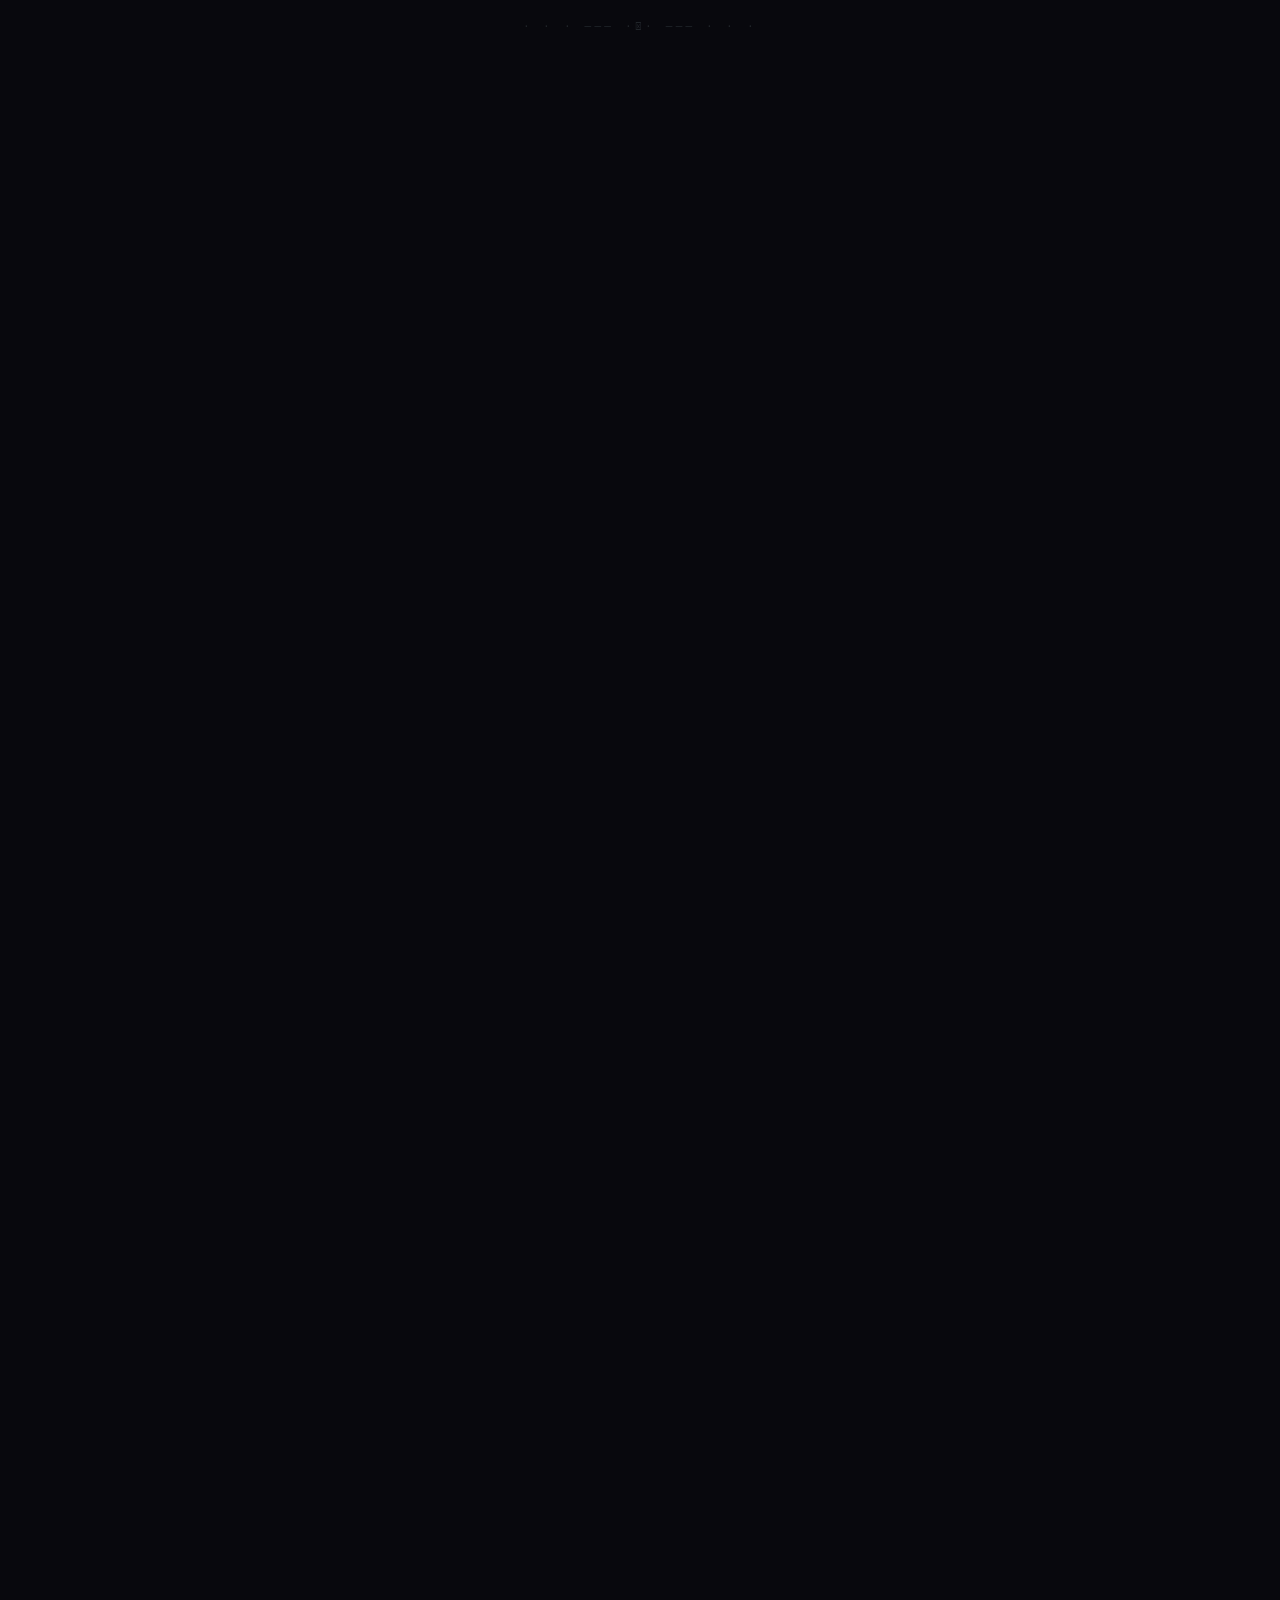
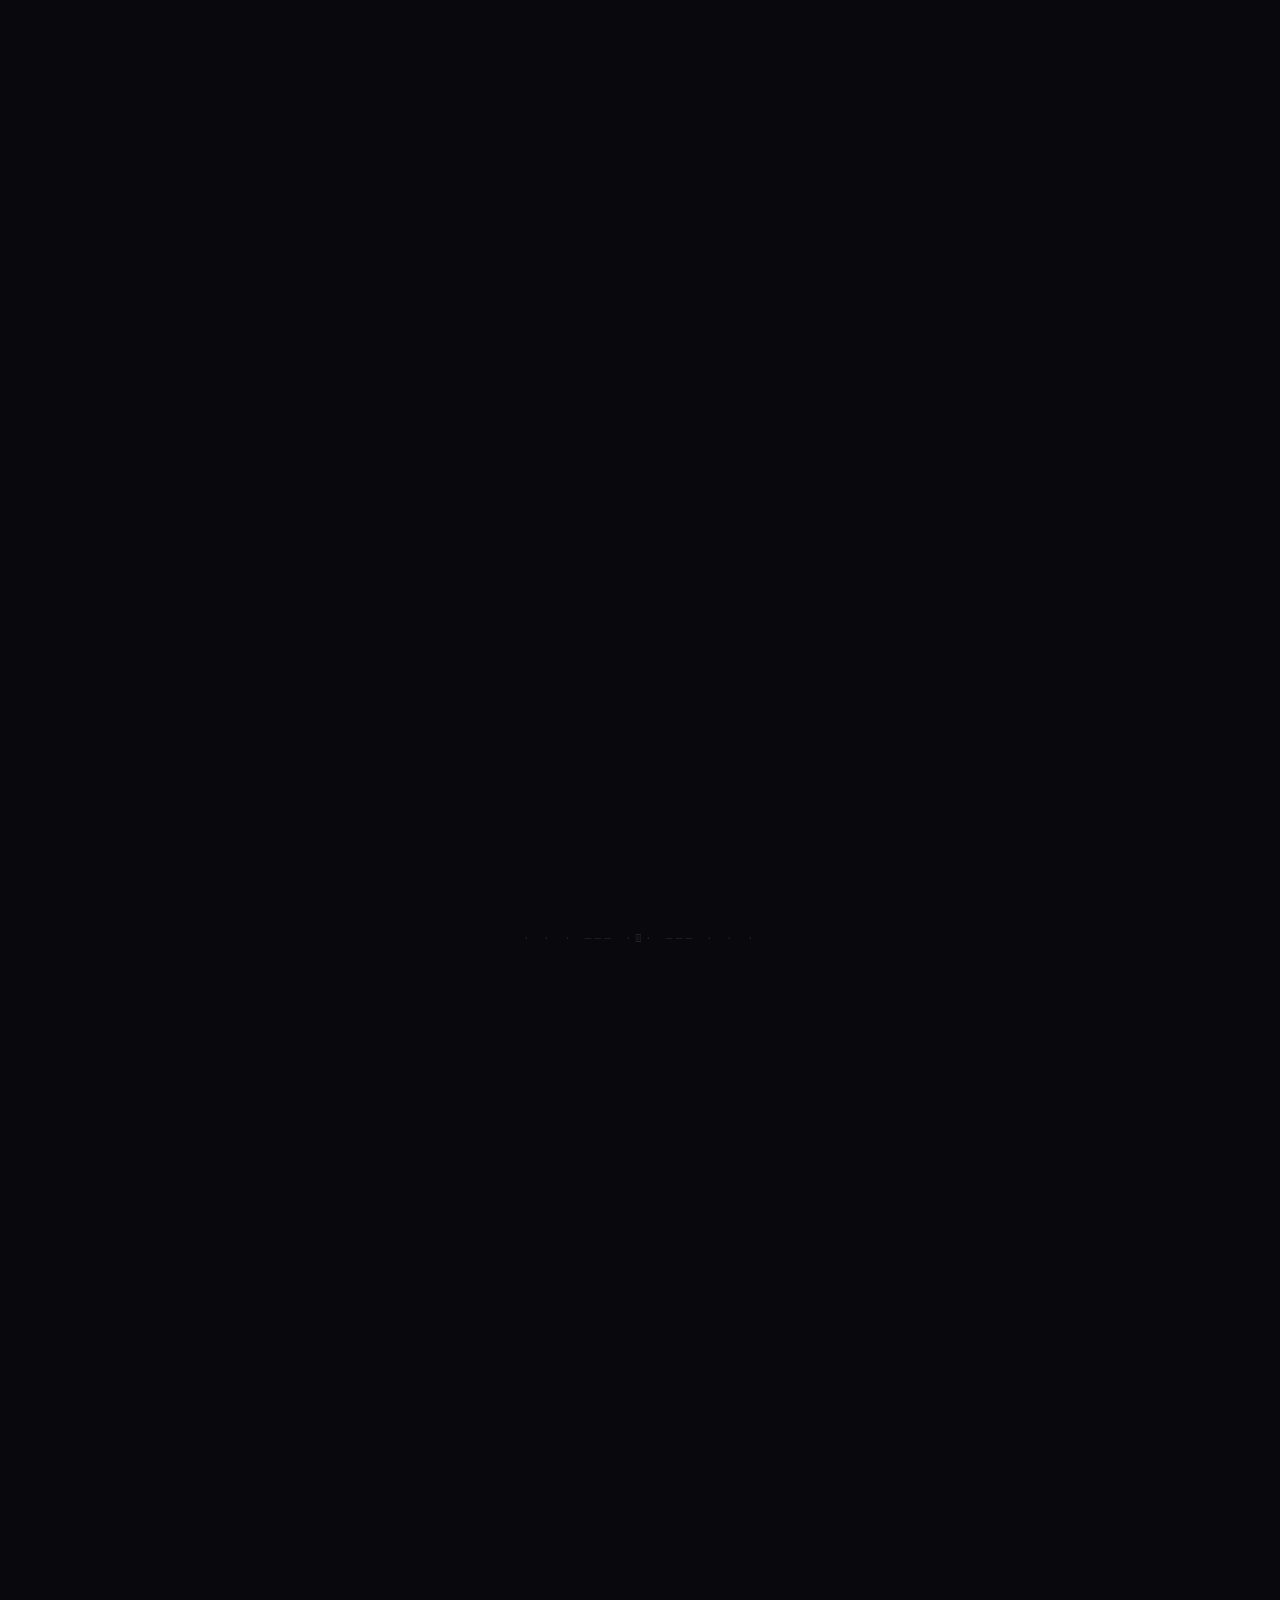
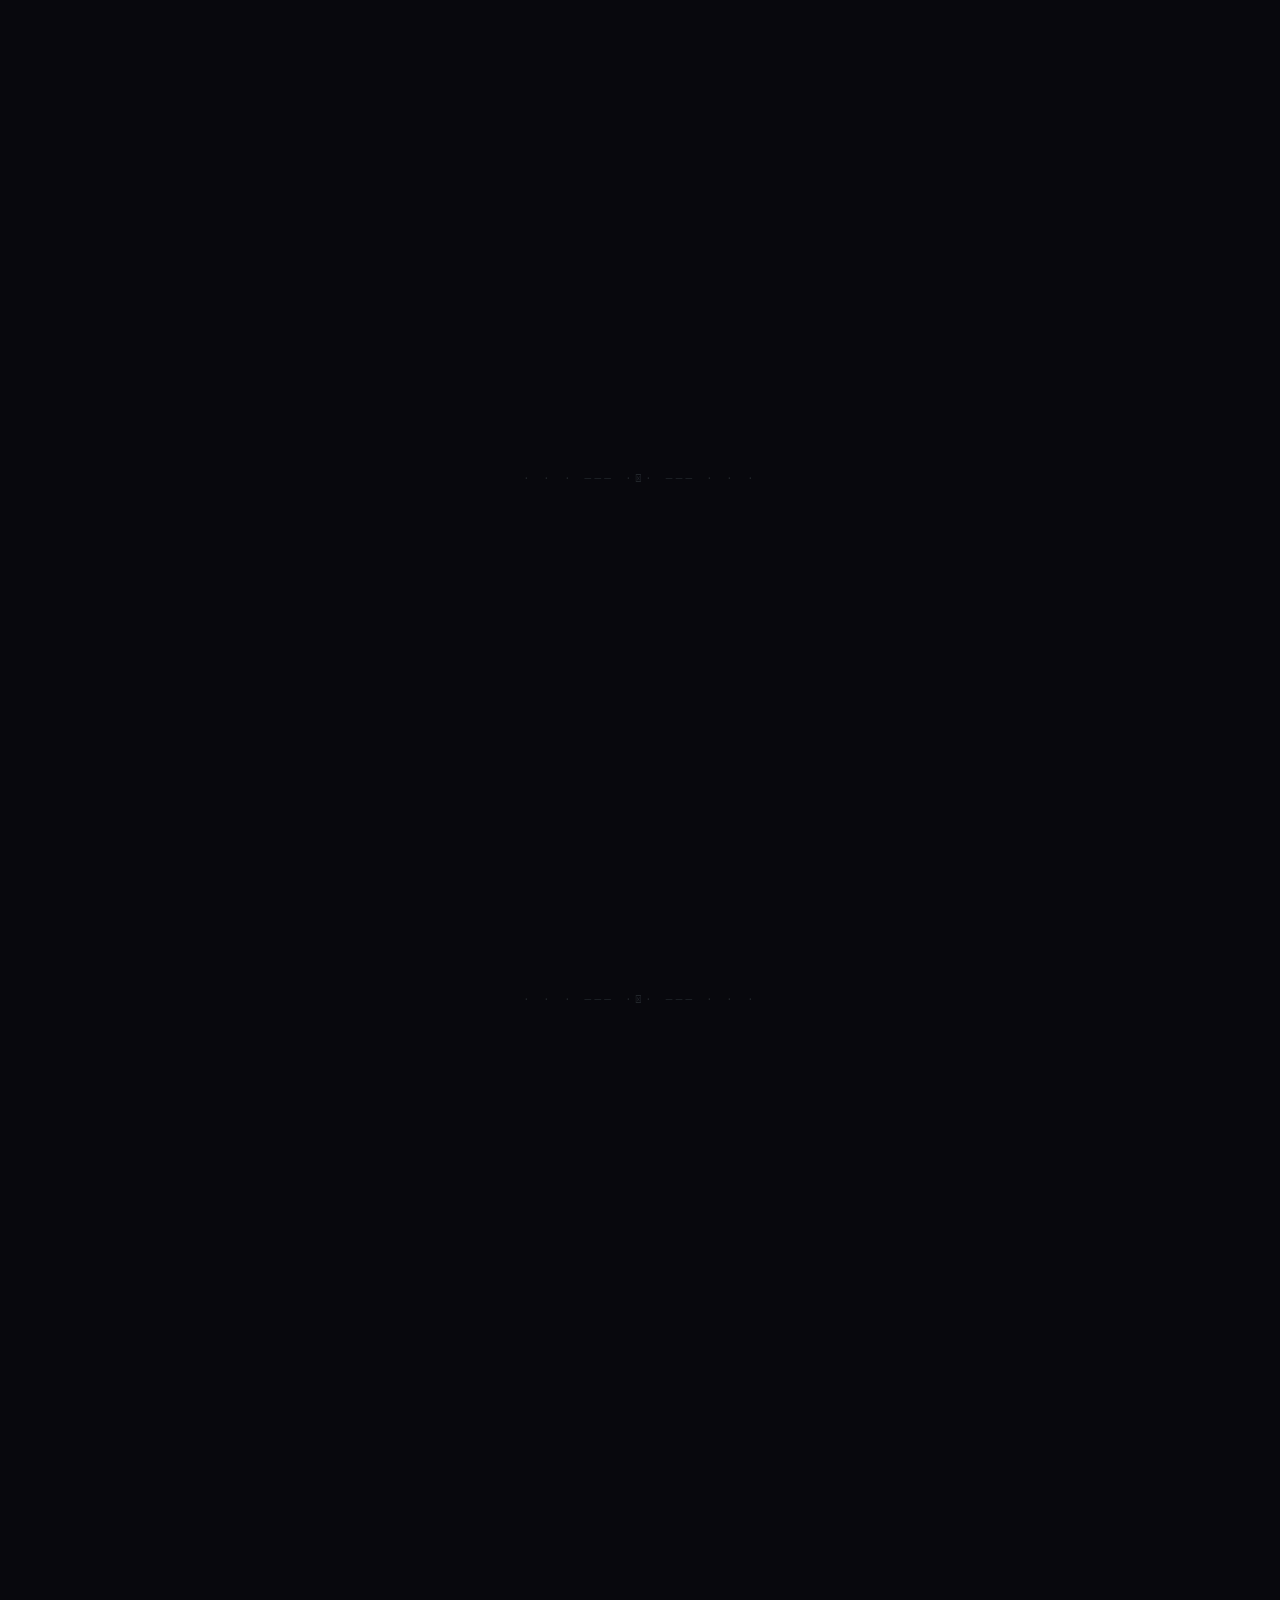
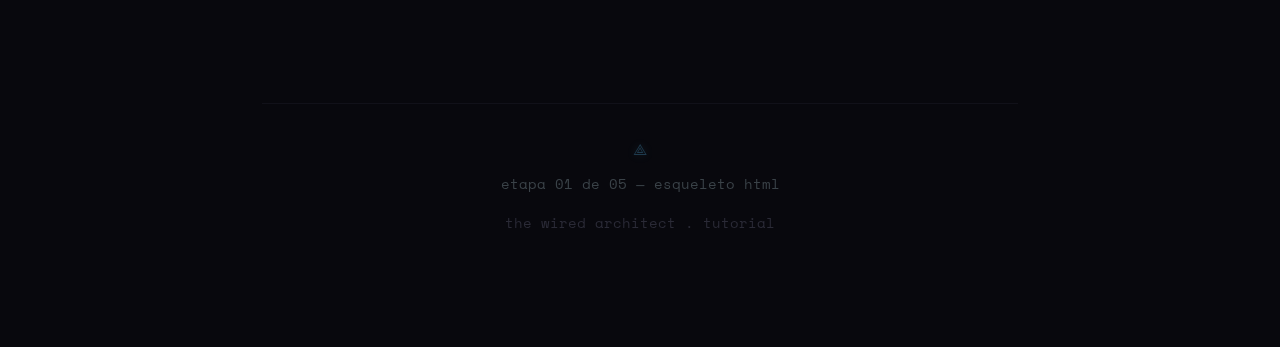
<file: Etapas (Ensinados via LLM)/etapa-01-guia.html>
<!DOCTYPE html>
<html lang="pt-BR">
<head>
<meta charset="UTF-8">
<meta name="viewport" content="width=device-width, initial-scale=1.0">
<title>Etapa 01 — Esqueleto HTML</title>
<link href="https://fonts.googleapis.com/css2?family=IBM+Plex+Mono:ital,wght@0,300;0,400;0,500;0,600;0,700;1,400&family=Space+Mono:wght@400;700&display=swap" rel="stylesheet">
<style>
*, *::before, *::after { margin: 0; padding: 0; box-sizing: border-box; }

:root {
  --bg: #08080d;
  --bg-surface: #0b0b13;
  --bg-elevated: #101018;
  --blue-cold: #4a7c9b;
  --blue-glow: #5ba0c0;
  --blue-dim: #1e3a4d;
  --blue-accent: #7ec8e3;
  --green-term: #4af626;
  --text-primary: #b8c4cc;
  --text-dim: #5a6872;
  --text-muted: #3a4248;
  --red-dim: #8b3a3a;
  --white-flicker: #d0dce4;
  --yellow-warn: #c9a84c;
  --purple-note: #7b68a8;
}

html { scroll-behavior: smooth; scrollbar-width: thin; scrollbar-color: var(--blue-dim) var(--bg); }

body {
  font-family: 'IBM Plex Mono', monospace;
  background: var(--bg);
  color: var(--text-primary);
  line-height: 1.7;
  overflow-x: hidden;
}

/* CRT */
.crt-overlay {
  position: fixed; inset: 0; pointer-events: none; z-index: 9999;
}
.crt-overlay::before {
  content: ''; position: absolute; inset: 0;
  background: repeating-linear-gradient(0deg, transparent, transparent 2px, rgba(0,0,0,0.035) 2px, rgba(0,0,0,0.035) 4px);
}
.crt-overlay::after {
  content: ''; position: absolute; inset: 0;
  background: radial-gradient(ellipse at center, transparent 50%, rgba(0,0,0,0.3) 100%);
}

.ambient-glow {
  position: fixed; top: -200px; left: 50%; transform: translateX(-50%);
  width: 600px; height: 400px;
  background: radial-gradient(ellipse, rgba(74,124,155,0.04) 0%, transparent 70%);
  pointer-events: none; z-index: -1;
}

.scroll-bar {
  position: fixed; top: 0; left: 0; height: 2px;
  background: var(--blue-dim); box-shadow: 0 0 8px var(--blue-cold);
  z-index: 10001; width: 0%; transition: width 0.1s linear;
}

/* LAYOUT */
.wrapper {
  max-width: 820px;
  margin: 0 auto;
  padding: 2rem 2rem 6rem;
}

/* HEADER */
.guide-header {
  padding: 3rem 0 2.5rem;
  border-bottom: 1px solid var(--blue-dim);
  margin-bottom: 3rem;
  position: relative;
}
.guide-header::after {
  content: ''; position: absolute; bottom: -1px; left: 0;
  width: 100px; height: 1px;
  background: var(--blue-glow); box-shadow: 0 0 8px var(--blue-cold);
}

.step-badge {
  display: inline-block;
  font-family: 'Space Mono', monospace;
  font-size: 10px; letter-spacing: 0.2em; text-transform: uppercase;
  color: var(--bg); background: var(--blue-cold);
  padding: 3px 10px; margin-bottom: 1rem;
}

.guide-header h1 {
  font-family: 'Space Mono', monospace;
  font-size: clamp(1.4rem, 3.5vw, 2rem);
  font-weight: 700; color: var(--white-flicker);
  letter-spacing: -0.02em; line-height: 1.2; margin-bottom: 0.8rem;
  text-shadow: 0 0 20px rgba(91,160,192,0.15);
}

.guide-header .subtitle {
  font-size: 13px; color: var(--text-dim); font-style: italic; max-width: 550px;
}
.guide-header .subtitle em { color: var(--blue-cold); font-style: normal; }

/* ROADMAP */
.roadmap {
  display: flex; gap: 2px; margin-bottom: 3rem;
  border: 1px solid #151520; overflow: hidden;
}
.roadmap-step {
  flex: 1; padding: 0.7rem 0.5rem; text-align: center;
  font-family: 'Space Mono', monospace; font-size: 10px;
  letter-spacing: 0.05em; text-transform: uppercase;
  background: var(--bg-surface); color: var(--text-muted);
  border-right: 1px solid #151520; transition: all 0.3s;
}
.roadmap-step:last-child { border-right: none; }
.roadmap-step.active {
  background: var(--blue-dim); color: var(--white-flicker);
  box-shadow: inset 0 -2px 0 var(--blue-glow);
}
.roadmap-step.done { background: #0d1a12; color: #3a6b3a; }
.roadmap-step .num { display: block; font-size: 14px; font-weight: 700; margin-bottom: 2px; }

/* SECTIONS */
section { margin-bottom: 3.5rem; }

.section-label {
  font-family: 'Space Mono', monospace;
  font-size: 10px; text-transform: uppercase;
  letter-spacing: 0.25em; color: var(--blue-dim); margin-bottom: 0.4rem;
}

h2 {
  font-family: 'Space Mono', monospace;
  font-size: 1.1rem; font-weight: 700; color: var(--white-flicker);
  margin-bottom: 1.2rem; padding-bottom: 0.5rem; border-bottom: 1px solid #151520;
}
h2 .hash { color: var(--blue-dim); margin-right: 0.4rem; font-weight: 400; }

h3 {
  font-family: 'Space Mono', monospace;
  font-size: 0.9rem; font-weight: 700; color: var(--blue-cold);
  margin: 1.8rem 0 0.6rem;
}

p { font-size: 13.5px; margin-bottom: 1rem; }
p.dim { color: var(--text-dim); }

strong { color: var(--white-flicker); font-weight: 600; }
em { color: var(--blue-cold); font-style: italic; }

/* CODE BLOCKS */
.code-block {
  background: #060609;
  border: 1px solid #1a1a26;
  margin: 1.2rem 0 1.5rem;
  overflow-x: auto;
  position: relative;
}

.code-block-header {
  display: flex; justify-content: space-between; align-items: center;
  padding: 0.5rem 1rem;
  border-bottom: 1px solid #1a1a26;
  background: #0a0a12;
}

.code-block-filename {
  font-family: 'Space Mono', monospace;
  font-size: 10px; letter-spacing: 0.1em;
  color: var(--text-muted); text-transform: uppercase;
}

.code-block-lang {
  font-family: 'Space Mono', monospace;
  font-size: 9px; padding: 1px 6px;
  border: 1px solid #1e1e2e; color: var(--blue-dim);
}

.code-block pre {
  padding: 1rem 1.2rem;
  font-family: 'Space Mono', monospace;
  font-size: 12px; line-height: 1.8;
  color: var(--text-primary);
  overflow-x: auto;
}

/* SYNTAX COLORS */
.tag { color: var(--blue-cold); }
.attr { color: var(--yellow-warn); }
.val { color: var(--green-term); }
.cmt { color: #3a3a4a; font-style: italic; }
.txt { color: var(--text-dim); }
.kw { color: var(--purple-note); }

/* CONCEPT CARDS */
.concept {
  border: 1px solid #151520;
  background: var(--bg-surface);
  padding: 1.2rem 1.4rem;
  margin: 1.2rem 0;
  position: relative;
  transition: border-color 0.3s;
}
.concept:hover { border-color: var(--blue-dim); }

.concept-icon {
  font-family: 'Space Mono', monospace;
  font-size: 10px; text-transform: uppercase;
  letter-spacing: 0.15em; color: var(--text-muted); margin-bottom: 0.5rem;
}
.concept-icon.important { color: var(--yellow-warn); }
.concept-icon.note { color: var(--purple-note); }
.concept-icon.tip { color: var(--green-term); }

.concept h4 {
  font-family: 'Space Mono', monospace;
  font-size: 13px; font-weight: 700; color: var(--white-flicker);
  margin-bottom: 0.5rem;
}
.concept p { font-size: 12.5px; margin-bottom: 0; }
.concept p + p { margin-top: 0.6rem; }

/* COMPARISON */
.compare-grid {
  display: grid; grid-template-columns: 1fr 1fr; gap: 2px;
  border: 1px solid #151520; margin: 1.2rem 0;
}
.compare-col {
  background: var(--bg-surface); padding: 1rem 1.2rem;
}
.compare-col.bad { border-top: 2px solid var(--red-dim); }
.compare-col.good { border-top: 2px solid #3a6b3a; }
.compare-label {
  font-family: 'Space Mono', monospace;
  font-size: 10px; text-transform: uppercase;
  letter-spacing: 0.15em; margin-bottom: 0.6rem;
}
.compare-col.bad .compare-label { color: var(--red-dim); }
.compare-col.good .compare-label { color: #3a6b3a; }
.compare-col pre {
  font-family: 'Space Mono', monospace;
  font-size: 11px; line-height: 1.7; color: var(--text-dim);
}

/* INLINE CODE */
code {
  font-family: 'Space Mono', monospace;
  font-size: 11.5px; background: var(--bg-elevated);
  padding: 1px 5px; border: 1px solid #1a1a26; color: var(--blue-accent);
}

/* TERMINAL */
.terminal-block {
  background: #060609; border: 1px solid #1a1a26;
  padding: 1rem 1.2rem; margin: 1.2rem 0;
  font-family: 'Space Mono', monospace; font-size: 12px;
}
.terminal-block .prompt { color: var(--blue-cold); }
.terminal-block .cmd { color: var(--green-term); }
.terminal-block .out { color: var(--text-muted); }

/* DIVIDER */
.ascii-divider {
  font-family: 'Space Mono', monospace;
  font-size: 11px; color: var(--text-muted);
  text-align: center; margin: 2.5rem 0; opacity: 0.5;
  letter-spacing: 0.3em; user-select: none;
}

/* CHECKLIST */
.checklist {
  border: 1px solid #151520;
  background: var(--bg-surface);
  padding: 1.2rem 1.4rem;
  margin: 1.2rem 0;
}
.checklist-title {
  font-family: 'Space Mono', monospace;
  font-size: 10px; text-transform: uppercase;
  letter-spacing: 0.2em; color: var(--text-muted); margin-bottom: 0.8rem;
}
.checklist-item {
  font-size: 12.5px; padding: 0.3rem 0; color: var(--text-dim);
}
.checklist-item .check { color: var(--green-term); margin-right: 0.5rem; }

/* FOOTER */
.guide-footer {
  margin-top: 3rem; padding-top: 2rem;
  border-top: 1px solid #111119; text-align: center;
  font-size: 11px; color: var(--text-muted);
  font-family: 'Space Mono', monospace;
}
.guide-footer .glyph {
  font-size: 16px; display: block; margin-bottom: 0.6rem;
  color: var(--blue-dim); text-shadow: 0 0 10px rgba(91,160,192,0.2);
}

/* ANNOTATION ARROWS */
.annotated-block {
  position: relative;
  margin: 1.5rem 0;
}
.annotation {
  position: absolute;
  font-family: 'Space Mono', monospace;
  font-size: 10px;
  color: var(--yellow-warn);
  white-space: nowrap;
  pointer-events: none;
}

/* STRUCTURE TREE */
.file-tree {
  background: #060609; border: 1px solid #1a1a26;
  padding: 1rem 1.2rem; margin: 1.2rem 0;
  font-family: 'Space Mono', monospace;
  font-size: 12px; line-height: 1.8;
}
.file-tree .folder { color: var(--blue-cold); }
.file-tree .file { color: var(--text-dim); }
.file-tree .current { color: var(--green-term); }
.file-tree .future { color: var(--text-muted); }

/* ANIMATIONS */
.fade-in {
  opacity: 0; transform: translateY(10px);
  transition: opacity 0.5s ease, transform 0.5s ease;
}
.fade-in.visible { opacity: 1; transform: translateY(0); }

/* RESPONSIVE */
@media (max-width: 600px) {
  .wrapper { padding: 1.5rem 1rem 4rem; }
  .roadmap { flex-wrap: wrap; }
  .roadmap-step { flex: none; width: 50%; }
  .compare-grid { grid-template-columns: 1fr; }
  .guide-header { padding: 2rem 0 2rem; }
}
</style>
</head>
<body>

<div class="crt-overlay"></div>
<div class="ambient-glow"></div>
<div class="scroll-bar" id="scrollBar"></div>

<div class="wrapper">

  <!-- HEADER -->
  <header class="guide-header">
    <div class="step-badge">tutorial — the wired architect</div>
    <h1>Etapa 01: O Esqueleto HTML</h1>
    <p class="subtitle">
      Antes de qualquer estilo, efeito ou animação — existe a <em>estrutura</em>. Nesta etapa, construímos os ossos do site.
    </p>
  </header>

  <!-- ROADMAP -->
  <div class="roadmap">
    <div class="roadmap-step active">
      <span class="num">01</span> html base
    </div>
    <div class="roadmap-step">
      <span class="num">02</span> css base
    </div>
    <div class="roadmap-step">
      <span class="num">03</span> conteúdo
    </div>
    <div class="roadmap-step">
      <span class="num">04</span> efeitos
    </div>
    <div class="roadmap-step">
      <span class="num">05</span> polish
    </div>
  </div>

  <!-- SECTION: O QUE VAMOS FAZER -->
  <section class="fade-in">
    <div class="section-label">// objetivo</div>
    <h2><span class="hash">#</span> O que vamos construir aqui</h2>

    <p>
      Nesta primeira etapa, o objetivo é simples: criar o <strong>esqueleto HTML</strong> do site. Apenas a estrutura semântica e o conteúdo inicial em texto puro. Sem cores, sem fontes especiais, sem efeitos.
    </p>
    <p class="dim">
      Pense assim: estamos construindo a fundação de um edifício. Ninguém vê o concreto depois, mas sem ele nada fica de pé.
    </p>

    <div class="file-tree">
      <span class="folder">📁 wired-architect/</span><br>
      <span class="current">&nbsp;&nbsp;├── index.html</span> &nbsp;&nbsp;&nbsp;<span class="cmt">← vamos criar este</span><br>
      <span class="future">&nbsp;&nbsp;├── style.css</span> &nbsp;&nbsp;&nbsp;&nbsp;<span class="cmt">← etapa 02</span><br>
      <span class="future">&nbsp;&nbsp;└── script.js</span> &nbsp;&nbsp;&nbsp;&nbsp;<span class="cmt">← etapa 04</span>
    </div>
  </section>

  <div class="ascii-divider">· · · ─── ·𖥸· ─── · · ·</div>

  <!-- SECTION: ANATOMIA DO HTML -->
  <section class="fade-in">
    <div class="section-label">// fundamentos</div>
    <h2><span class="hash">#</span> Anatomia de um documento HTML</h2>

    <p>
      Todo arquivo HTML tem a mesma estrutura base. Vamos entender cada parte antes de escrever uma única linha de código.
    </p>

    <div class="code-block">
      <div class="code-block-header">
        <span class="code-block-filename">estrutura-base.html</span>
        <span class="code-block-lang">html</span>
      </div>
      <pre>
<span class="cmt">&lt;!-- 1. Declara o tipo do documento --&gt;</span>
<span class="tag">&lt;!DOCTYPE html&gt;</span>

<span class="cmt">&lt;!-- 2. Elemento raiz — tudo vive aqui dentro --&gt;</span>
<span class="tag">&lt;html</span> <span class="attr">lang</span>=<span class="val">"pt-BR"</span><span class="tag">&gt;</span>

  <span class="cmt">&lt;!-- 3. Cabeça — metadados invisíveis --&gt;</span>
  <span class="tag">&lt;head&gt;</span>
    <span class="tag">&lt;meta</span> <span class="attr">charset</span>=<span class="val">"UTF-8"</span><span class="tag">&gt;</span>
    <span class="tag">&lt;meta</span> <span class="attr">name</span>=<span class="val">"viewport"</span> <span class="attr">content</span>=<span class="val">"..."</span><span class="tag">&gt;</span>
    <span class="tag">&lt;title&gt;</span><span class="txt">Título da aba</span><span class="tag">&lt;/title&gt;</span>
  <span class="tag">&lt;/head&gt;</span>

  <span class="cmt">&lt;!-- 4. Corpo — tudo visível fica aqui --&gt;</span>
  <span class="tag">&lt;body&gt;</span>
    <span class="txt">...conteúdo...</span>
  <span class="tag">&lt;/body&gt;</span>

<span class="tag">&lt;/html&gt;</span></pre>
    </div>

    <div class="concept">
      <div class="concept-icon important">⚠ conceito-chave</div>
      <h4>&lt;!DOCTYPE html&gt;</h4>
      <p>Não é uma tag HTML — é uma <strong>instrução ao navegador</strong>. Diz: "este documento usa HTML5". Sem ela, o navegador pode entrar em <em>quirks mode</em> e renderizar tudo de forma imprevisível. Sempre a primeira linha.</p>
    </div>

    <div class="concept">
      <div class="concept-icon note">📌 entenda</div>
      <h4>lang="pt-BR"</h4>
      <p>O atributo <code>lang</code> no <code>&lt;html&gt;</code> declara o idioma do conteúdo. Isso ajuda leitores de tela (acessibilidade), motores de busca (SEO), e a hifenização automática do navegador. Use <code>pt-BR</code> para português brasileiro.</p>
    </div>

    <h3>O &lt;head&gt; — o que o usuário não vê</h3>

    <p>
      O <code>&lt;head&gt;</code> contém <strong>metadados</strong> — informações sobre a página que não aparecem diretamente na tela, mas são essenciais para o navegador, buscadores e dispositivos.
    </p>

    <div class="code-block">
      <div class="code-block-header">
        <span class="code-block-filename">head explicado</span>
        <span class="code-block-lang">html</span>
      </div>
      <pre>
<span class="tag">&lt;head&gt;</span>
  <span class="cmt">&lt;!-- Codificação de caracteres: UTF-8 suporta acentos, emojis, etc --&gt;</span>
  <span class="tag">&lt;meta</span> <span class="attr">charset</span>=<span class="val">"UTF-8"</span><span class="tag">&gt;</span>

  <span class="cmt">&lt;!-- Viewport: torna a página responsiva em mobile --&gt;</span>
  <span class="tag">&lt;meta</span> <span class="attr">name</span>=<span class="val">"viewport"</span>
        <span class="attr">content</span>=<span class="val">"width=device-width, initial-scale=1.0"</span><span class="tag">&gt;</span>

  <span class="cmt">&lt;!-- Título que aparece na aba do navegador --&gt;</span>
  <span class="tag">&lt;title&gt;</span><span class="txt">The Wired Architect</span><span class="tag">&lt;/title&gt;</span>

  <span class="cmt">&lt;!-- Links para CSS externo (etapa 02) --&gt;</span>
  <span class="tag">&lt;link</span> <span class="attr">rel</span>=<span class="val">"stylesheet"</span> <span class="attr">href</span>=<span class="val">"style.css"</span><span class="tag">&gt;</span>
<span class="tag">&lt;/head&gt;</span></pre>
    </div>

    <div class="concept">
      <div class="concept-icon tip">✓ dica prática</div>
      <h4>viewport meta tag</h4>
      <p>Sem essa meta tag, sites em celulares ficam microscópicos. O <code>width=device-width</code> diz "use a largura real da tela". O <code>initial-scale=1.0</code> define o zoom inicial como 100%. Sempre inclua.</p>
    </div>
  </section>

  <div class="ascii-divider">· · · ─── ·𖥸· ─── · · ·</div>

  <!-- SECTION: HTML SEMÂNTICO -->
  <section class="fade-in">
    <div class="section-label">// semântica</div>
    <h2><span class="hash">#</span> Tags Semânticas vs. Genéricas</h2>

    <p>
      Uma das decisões mais importantes ao escrever HTML é usar as <strong>tags corretas</strong>. HTML5 introduziu tags semânticas — elementos que descrevem o <em>significado</em> do conteúdo, não apenas sua aparência.
    </p>

    <div class="compare-grid">
      <div class="compare-col bad">
        <div class="compare-label">✗ genérico (sopa de divs)</div>
        <pre>
&lt;div class="header"&gt;
  &lt;div class="title"&gt;...&lt;/div&gt;
&lt;/div&gt;
&lt;div class="content"&gt;
  &lt;div class="section"&gt;...&lt;/div&gt;
&lt;/div&gt;
&lt;div class="footer"&gt;...&lt;/div&gt;</pre>
      </div>
      <div class="compare-col good">
        <div class="compare-label">✓ semântico (significativo)</div>
        <pre>
&lt;header&gt;
  &lt;h1&gt;...&lt;/h1&gt;
&lt;/header&gt;
&lt;main&gt;
  &lt;section&gt;...&lt;/section&gt;
&lt;/main&gt;
&lt;footer&gt;...&lt;/footer&gt;</pre>
      </div>
    </div>

    <div class="concept">
      <div class="concept-icon note">📌 por que importa?</div>
      <h4>Semântica = significado</h4>
      <p>Um <code>&lt;div&gt;</code> não tem significado — é um container genérico. Já um <code>&lt;header&gt;</code> diz ao navegador (e a leitores de tela) "isto é o cabeçalho". Um <code>&lt;nav&gt;</code> diz "isto é navegação". Essa diferença importa para acessibilidade e SEO.</p>
    </div>

    <p>Aqui estão as tags semânticas que usaremos no nosso site:</p>

    <div class="code-block">
      <div class="code-block-header">
        <span class="code-block-filename">tags que vamos usar</span>
        <span class="code-block-lang">referência</span>
      </div>
      <pre>
<span class="tag">&lt;header&gt;</span>   <span class="cmt">→ Cabeçalho do site (título, descrição)</span>
<span class="tag">&lt;nav&gt;</span>      <span class="cmt">→ Navegação (índice com links)</span>
<span class="tag">&lt;main&gt;</span>     <span class="cmt">→ Conteúdo principal (único por página)</span>
<span class="tag">&lt;section&gt;</span>  <span class="cmt">→ Seção temática (cada capítulo)</span>
<span class="tag">&lt;footer&gt;</span>   <span class="cmt">→ Rodapé</span>
<span class="tag">&lt;h1&gt;</span>–<span class="tag">&lt;h3&gt;</span>  <span class="cmt">→ Hierarquia de títulos</span>
<span class="tag">&lt;p&gt;</span>        <span class="cmt">→ Parágrafos</span>
<span class="tag">&lt;strong&gt;</span>   <span class="cmt">→ Ênfase forte (importância)</span>
<span class="tag">&lt;em&gt;</span>       <span class="cmt">→ Ênfase (destaque, voz diferente)</span>
<span class="tag">&lt;a&gt;</span>        <span class="cmt">→ Links / âncoras</span>
<span class="tag">&lt;blockquote&gt;</span> <span class="cmt">→ Citação em bloco</span></pre>
    </div>

    <div class="concept">
      <div class="concept-icon important">⚠ cuidado</div>
      <h4>&lt;strong&gt; vs. &lt;b&gt; — &lt;em&gt; vs. &lt;i&gt;</h4>
      <p><code>&lt;strong&gt;</code> indica <strong>importância semântica</strong> (o navegador sabe que é importante). <code>&lt;b&gt;</code> só deixa visualmente em negrito, sem significado. O mesmo vale para <code>&lt;em&gt;</code> (ênfase real) versus <code>&lt;i&gt;</code> (apenas itálico visual). Prefira sempre as versões semânticas.</p>
    </div>
  </section>

  <div class="ascii-divider">· · · ─── ·𖥸· ─── · · ·</div>

  <!-- SECTION: IDs E NAVEGAÇÃO INTERNA -->
  <section class="fade-in">
    <div class="section-label">// navegação</div>
    <h2><span class="hash">#</span> IDs e Links Âncora</h2>

    <p>
      O site original tem um índice que, ao clicar, rola até a seção correspondente. Isso funciona com <strong>links âncora</strong> — uma combinação de atributos <code>id</code> e links <code>href="#id"</code>.
    </p>

    <div class="code-block">
      <div class="code-block-header">
        <span class="code-block-filename">como funciona</span>
        <span class="code-block-lang">html</span>
      </div>
      <pre>
<span class="cmt">&lt;!-- No nav: o link aponta para #arquetipo --&gt;</span>
<span class="tag">&lt;nav&gt;</span>
  <span class="tag">&lt;a</span> <span class="attr">href</span>=<span class="val">"#arquetipo"</span><span class="tag">&gt;</span><span class="txt">O Arquétipo</span><span class="tag">&lt;/a&gt;</span>
  <span class="tag">&lt;a</span> <span class="attr">href</span>=<span class="val">"#pilares"</span><span class="tag">&gt;</span><span class="txt">Os Pilares</span><span class="tag">&lt;/a&gt;</span>
<span class="tag">&lt;/nav&gt;</span>

<span class="cmt">&lt;!-- Na seção: o id corresponde ao href --&gt;</span>
<span class="tag">&lt;section</span> <span class="attr">id</span>=<span class="val">"arquetipo"</span><span class="tag">&gt;</span>
  <span class="tag">&lt;h2&gt;</span><span class="txt">O Arquétipo</span><span class="tag">&lt;/h2&gt;</span>
  <span class="txt">...</span>
<span class="tag">&lt;/section&gt;</span>

<span class="tag">&lt;section</span> <span class="attr">id</span>=<span class="val">"pilares"</span><span class="tag">&gt;</span>
  <span class="tag">&lt;h2&gt;</span><span class="txt">Os Pilares</span><span class="tag">&lt;/h2&gt;</span>
  <span class="txt">...</span>
<span class="tag">&lt;/section&gt;</span></pre>
    </div>

    <div class="concept">
      <div class="concept-icon tip">✓ como funciona</div>
      <h4>O mecanismo é simples</h4>
      <p>O <code>#</code> no <code>href</code> diz ao navegador: "procure um elemento com esse <code>id</code> na mesma página e role até ele". Mais tarde, com CSS, adicionaremos <code>scroll-behavior: smooth</code> para a rolagem ser suave. Mas a mecânica HTML já funciona sem CSS nenhum.</p>
    </div>

    <div class="concept">
      <div class="concept-icon important">⚠ regras de id</div>
      <h4>IDs devem ser únicos</h4>
      <p>Cada <code>id</code> só pode existir <strong>uma vez</strong> na página inteira. Use nomes descritivos em minúsculas, sem espaços. Use hífens se precisar separar palavras: <code>id="midia-canonica"</code>.</p>
    </div>
  </section>

  <div class="ascii-divider">· · · ─── ·𖥸· ─── · · ·</div>

  <!-- SECTION: O CÓDIGO DA ETAPA 1 -->
  <section class="fade-in">
    <div class="section-label">// código</div>
    <h2><span class="hash">#</span> Nosso index.html — Etapa 01</h2>

    <p>
      Agora que entendemos os fundamentos, veja como fica o esqueleto do nosso site. Estamos incluindo apenas as <strong>duas primeiras seções</strong> de conteúdo (O Arquétipo e Os Pilares) para manter o escopo pequeno. O restante será adicionado na Etapa 03.
    </p>

    <p class="dim">
      Repare que sem CSS, isso vai parecer uma página dos anos 90 — e está perfeito. A estrutura está correta, e é isso que importa agora.
    </p>

    <div class="code-block">
      <div class="code-block-header">
        <span class="code-block-filename">index.html</span>
        <span class="code-block-lang">html — etapa 01</span>
      </div>
      <pre>
<span class="tag">&lt;!DOCTYPE html&gt;</span>
<span class="tag">&lt;html</span> <span class="attr">lang</span>=<span class="val">"pt-BR"</span><span class="tag">&gt;</span>
<span class="tag">&lt;head&gt;</span>
  <span class="tag">&lt;meta</span> <span class="attr">charset</span>=<span class="val">"UTF-8"</span><span class="tag">&gt;</span>
  <span class="tag">&lt;meta</span> <span class="attr">name</span>=<span class="val">"viewport"</span>
        <span class="attr">content</span>=<span class="val">"width=device-width, initial-scale=1.0"</span><span class="tag">&gt;</span>
  <span class="tag">&lt;title&gt;</span><span class="txt">The Wired Architect</span><span class="tag">&lt;/title&gt;</span>
  <span class="tag">&lt;link</span> <span class="attr">rel</span>=<span class="val">"stylesheet"</span> <span class="attr">href</span>=<span class="val">"style.css"</span><span class="tag">&gt;</span>
<span class="tag">&lt;/head&gt;</span>
<span class="tag">&lt;body&gt;</span>

  <span class="cmt">&lt;!-- ====== HEADER ====== --&gt;</span>
  <span class="tag">&lt;header&gt;</span>
    <span class="tag">&lt;p&gt;</span><span class="txt">[ manifesto // estética // arquivo ]</span><span class="tag">&lt;/p&gt;</span>
    <span class="tag">&lt;h1&gt;</span><span class="txt">The Wired Architect</span><span class="tag">&lt;/h1&gt;</span>
    <span class="tag">&lt;p&gt;</span>
      <span class="tag">&lt;em&gt;</span><span class="txt">Cyber-grunge / older brother core</span><span class="tag">&lt;/em&gt;</span><span class="txt"> — a
      estética de quem construiu a própria máquina
      antes de construir qualquer outra coisa.</span>
    <span class="tag">&lt;/p&gt;</span>
  <span class="tag">&lt;/header&gt;</span>

  <span class="cmt">&lt;!-- ====== NAVEGAÇÃO ====== --&gt;</span>
  <span class="tag">&lt;nav&gt;</span>
    <span class="tag">&lt;p&gt;</span><span class="txt">// índice</span><span class="tag">&lt;/p&gt;</span>
    <span class="tag">&lt;a</span> <span class="attr">href</span>=<span class="val">"#arquetipo"</span><span class="tag">&gt;</span><span class="txt">O Arquétipo</span><span class="tag">&lt;/a&gt;</span>
    <span class="tag">&lt;a</span> <span class="attr">href</span>=<span class="val">"#pilares"</span><span class="tag">&gt;</span><span class="txt">Os Pilares</span><span class="tag">&lt;/a&gt;</span>
  <span class="tag">&lt;/nav&gt;</span>

  <span class="cmt">&lt;!-- ====== CONTEÚDO PRINCIPAL ====== --&gt;</span>
  <span class="tag">&lt;main&gt;</span>

    <span class="cmt">&lt;!-- Seção 01: O Arquétipo --&gt;</span>
    <span class="tag">&lt;section</span> <span class="attr">id</span>=<span class="val">"arquetipo"</span><span class="tag">&gt;</span>
      <span class="tag">&lt;h2&gt;</span><span class="txt">O Arquétipo</span><span class="tag">&lt;/h2&gt;</span>

      <span class="tag">&lt;p&gt;</span>
        <span class="txt">Existe uma figura que paira no imaginário
        de qualquer pessoa que cresceu online no
        início dos anos 2000. O </span><span class="tag">&lt;strong&gt;</span><span class="txt">irmão mais
        velho</span><span class="tag">&lt;/strong&gt;</span><span class="txt">. Aquele que já tinha um servidor
        rodando no quarto antes de você saber o
        que era um IP.</span>
      <span class="tag">&lt;/p&gt;</span>

      <span class="tag">&lt;p&gt;</span>
        <span class="tag">&lt;strong&gt;</span><span class="txt">The Wired Architect</span><span class="tag">&lt;/strong&gt;</span><span class="txt"> é a
        estética dessa figura. Não é sobre
        nostalgia passiva. É sobre o </span><span class="tag">&lt;em&gt;</span><span class="txt">mindset</span><span class="tag">&lt;/em&gt;</span><span class="txt">
        de quem viveu a transição da internet
        discada para a banda larga.</span>
      <span class="tag">&lt;/p&gt;</span>
    <span class="tag">&lt;/section&gt;</span>

    <span class="cmt">&lt;!-- Seção 02: Os Pilares --&gt;</span>
    <span class="tag">&lt;section</span> <span class="attr">id</span>=<span class="val">"pilares"</span><span class="tag">&gt;</span>
      <span class="tag">&lt;h2&gt;</span><span class="txt">Os Pilares</span><span class="tag">&lt;/h2&gt;</span>

      <span class="tag">&lt;h3&gt;</span><span class="txt">O Tátil</span><span class="tag">&lt;/h3&gt;</span>
      <span class="tag">&lt;p&gt;</span>
        <span class="txt">CDs físicos como forma de preservação
        digital. Teclados mecânicos barulhentos.
        ThinkPads antigos — máquinas feitas para
        durar, não para impressionar.</span>
      <span class="tag">&lt;/p&gt;</span>

      <span class="tag">&lt;h3&gt;</span><span class="txt">O Construído</span><span class="tag">&lt;/h3&gt;</span>
      <span class="tag">&lt;p&gt;</span>
        <span class="tag">&lt;em&gt;</span><span class="txt">Arch Linux</span><span class="tag">&lt;/em&gt;</span><span class="txt"> não é apenas um sistema
        operacional. É um símbolo de
        autossuficiência. Instalar Arch é dizer
        </span><span class="tag">&lt;em&gt;</span><span class="txt">"eu prefiro construir do zero a aceitar
        o que me deram pronto"</span><span class="tag">&lt;/em&gt;</span><span class="txt">.</span>
      <span class="tag">&lt;/p&gt;</span>

      <span class="tag">&lt;h3&gt;</span><span class="txt">Backend Total</span><span class="tag">&lt;/h3&gt;</span>
      <span class="tag">&lt;p&gt;</span>
        <span class="txt">A verdade de qualquer sistema está nas
        camadas que ninguém vê. Protocolos de
        rede, arquitetura de banco de dados,
        segurança, criptografia.</span>
      <span class="tag">&lt;/p&gt;</span>
    <span class="tag">&lt;/section&gt;</span>

  <span class="tag">&lt;/main&gt;</span>

  <span class="cmt">&lt;!-- ====== FOOTER ====== --&gt;</span>
  <span class="tag">&lt;footer&gt;</span>
    <span class="tag">&lt;p&gt;</span><span class="txt">the wired architect — manifesto v1.0</span><span class="tag">&lt;/p&gt;</span>
    <span class="tag">&lt;p&gt;</span><span class="txt">close the world . open the nExt</span><span class="tag">&lt;/p&gt;</span>
  <span class="tag">&lt;/footer&gt;</span>

  <span class="cmt">&lt;!-- Script externo (etapa 04) --&gt;</span>
  <span class="tag">&lt;script</span> <span class="attr">src</span>=<span class="val">"script.js"</span><span class="tag">&gt;&lt;/script&gt;</span>

<span class="tag">&lt;/body&gt;</span>
<span class="tag">&lt;/html&gt;</span></pre>
    </div>
  </section>

  <div class="ascii-divider">· · · ─── ·𖥸· ─── · · ·</div>

  <!-- SECTION: ANATOMIA VISUAL -->
  <section class="fade-in">
    <div class="section-label">// anatomia</div>
    <h2><span class="hash">#</span> Mapa Visual da Estrutura</h2>

    <p>
      Visualize como as tags se aninham. HTML é uma árvore — cada elemento vive dentro de outro:
    </p>

    <div class="code-block">
      <div class="code-block-header">
        <span class="code-block-filename">estrutura em árvore</span>
        <span class="code-block-lang">diagrama</span>
      </div>
      <pre>
<span class="tag">html</span>
 <span class="cmt">├──</span> <span class="tag">head</span>
 <span class="cmt">│</span>    <span class="cmt">├──</span> <span class="attr">meta</span> <span class="txt">(charset)</span>
 <span class="cmt">│</span>    <span class="cmt">├──</span> <span class="attr">meta</span> <span class="txt">(viewport)</span>
 <span class="cmt">│</span>    <span class="cmt">├──</span> <span class="attr">title</span>
 <span class="cmt">│</span>    <span class="cmt">└──</span> <span class="attr">link</span> <span class="txt">(style.css)</span>
 <span class="cmt">│</span>
 <span class="cmt">└──</span> <span class="tag">body</span>
      <span class="cmt">├──</span> <span class="val">header</span>
      <span class="cmt">│</span>    <span class="cmt">├──</span> <span class="txt">p (meta-text)</span>
      <span class="cmt">│</span>    <span class="cmt">├──</span> <span class="txt">h1</span>
      <span class="cmt">│</span>    <span class="cmt">└──</span> <span class="txt">p (subtitle)</span>
      <span class="cmt">│</span>
      <span class="cmt">├──</span> <span class="val">nav</span>
      <span class="cmt">│</span>    <span class="cmt">├──</span> <span class="txt">a → #arquetipo</span>
      <span class="cmt">│</span>    <span class="cmt">└──</span> <span class="txt">a → #pilares</span>
      <span class="cmt">│</span>
      <span class="cmt">├──</span> <span class="val">main</span>
      <span class="cmt">│</span>    <span class="cmt">├──</span> <span class="kw">section#arquetipo</span>
      <span class="cmt">│</span>    <span class="cmt">│</span>    <span class="cmt">├──</span> <span class="txt">h2, p, p</span>
      <span class="cmt">│</span>    <span class="cmt">│</span>
      <span class="cmt">│</span>    <span class="cmt">└──</span> <span class="kw">section#pilares</span>
      <span class="cmt">│</span>         <span class="cmt">├──</span> <span class="txt">h2</span>
      <span class="cmt">│</span>         <span class="cmt">├──</span> <span class="txt">h3 + p (O Tátil)</span>
      <span class="cmt">│</span>         <span class="cmt">├──</span> <span class="txt">h3 + p (O Construído)</span>
      <span class="cmt">│</span>         <span class="cmt">└──</span> <span class="txt">h3 + p (Backend Total)</span>
      <span class="cmt">│</span>
      <span class="cmt">└──</span> <span class="val">footer</span>
           <span class="cmt">├──</span> <span class="txt">p</span>
           <span class="cmt">└──</span> <span class="txt">p</span></pre>
    </div>

    <div class="concept">
      <div class="concept-icon tip">✓ pense assim</div>
      <h4>HTML = caixas dentro de caixas</h4>
      <p>Cada tag abre um container. Esse container pode conter texto ou outros containers. A indentação no código reflete essa hierarquia. Manter o código bem indentado não é opcional — é o que torna o projeto legível conforme cresce.</p>
    </div>
  </section>

  <div class="ascii-divider">· · · ─── ·𖥸· ─── · · ·</div>

  <!-- SECTION: TESTANDO -->
  <section class="fade-in">
    <div class="section-label">// teste</div>
    <h2><span class="hash">#</span> Como Testar</h2>

    <div class="terminal-block">
      <span class="cmt"># Crie a pasta do projeto</span><br>
      <span class="prompt">$</span> <span class="cmd">mkdir wired-architect</span><br>
      <span class="prompt">$</span> <span class="cmd">cd wired-architect</span><br><br>
      <span class="cmt"># Crie os arquivos (vazios por agora, exceto index.html)</span><br>
      <span class="prompt">$</span> <span class="cmd">touch index.html style.css script.js</span><br><br>
      <span class="cmt"># Cole o HTML no index.html e abra no navegador</span><br>
      <span class="prompt">$</span> <span class="cmd">open index.html</span>  <span class="out"># macOS</span><br>
      <span class="prompt">$</span> <span class="cmd">xdg-open index.html</span>  <span class="out"># Linux</span><br>
      <span class="prompt">$</span> <span class="cmd">start index.html</span>  <span class="out"># Windows</span>
    </div>

    <p>
      Ao abrir, você verá texto preto em fundo branco com links azuis. Sem estilo, sem graça. <strong>Isso é o esperado.</strong> A estrutura está perfeita — a beleza vem na Etapa 02.
    </p>
  </section>

  <div class="ascii-divider">· · · ─── ·𖥸· ─── · · ·</div>

  <!-- CHECKLIST -->
  <section class="fade-in">
    <div class="section-label">// checkpoint</div>
    <h2><span class="hash">#</span> Checklist da Etapa 01</h2>

    <div class="checklist">
      <div class="checklist-title">// o que você aprendeu</div>
      <div class="checklist-item"><span class="check">[✓]</span> Estrutura base de um documento HTML5</div>
      <div class="checklist-item"><span class="check">[✓]</span> A função do DOCTYPE, head, body</div>
      <div class="checklist-item"><span class="check">[✓]</span> Meta tags essenciais (charset, viewport)</div>
      <div class="checklist-item"><span class="check">[✓]</span> Tags semânticas vs genéricas (div)</div>
      <div class="checklist-item"><span class="check">[✓]</span> Navegação com IDs e links âncora</div>
      <div class="checklist-item"><span class="check">[✓]</span> Hierarquia de títulos (h1 → h3)</div>
      <div class="checklist-item"><span class="check">[✓]</span> Diferença entre strong/b e em/i</div>
      <div class="checklist-item"><span class="check">[✓]</span> Linkagem de CSS e JS externos</div>
    </div>

    <div class="concept">
      <div class="concept-icon note">📌 próxima etapa</div>
      <h4>Etapa 02: CSS Base</h4>
      <p>Na próxima etapa, vamos dar vida visual ao esqueleto. Reset CSS, variáveis de cor (as <code>:root</code> custom properties), importação de fontes, layout com max-width, e os primeiros estilos de tipografia. O fundo preto, o texto azulado, a fonte monospace — tudo começa lá.</p>
    </div>
  </section>

  <footer class="guide-footer">
    <div class="glyph">⟁</div>
    <p>etapa 01 de 05 — esqueleto html</p>
    <p style="margin-top: 0.4rem; color: #2a2a36;">the wired architect . tutorial</p>
  </footer>

</div>

<script>
// Scroll progress
window.addEventListener('scroll', () => {
  const t = document.documentElement.scrollTop;
  const h = document.documentElement.scrollHeight - window.innerHeight;
  document.getElementById('scrollBar').style.width = (t / h) * 100 + '%';
});

// Fade in on scroll
const obs = new IntersectionObserver(entries => {
  entries.forEach(e => { if (e.isIntersecting) e.target.classList.add('visible'); });
}, { threshold: 0.08 });
document.querySelectorAll('.fade-in').forEach(el => obs.observe(el));
</script>

</body>
</html>
</file>
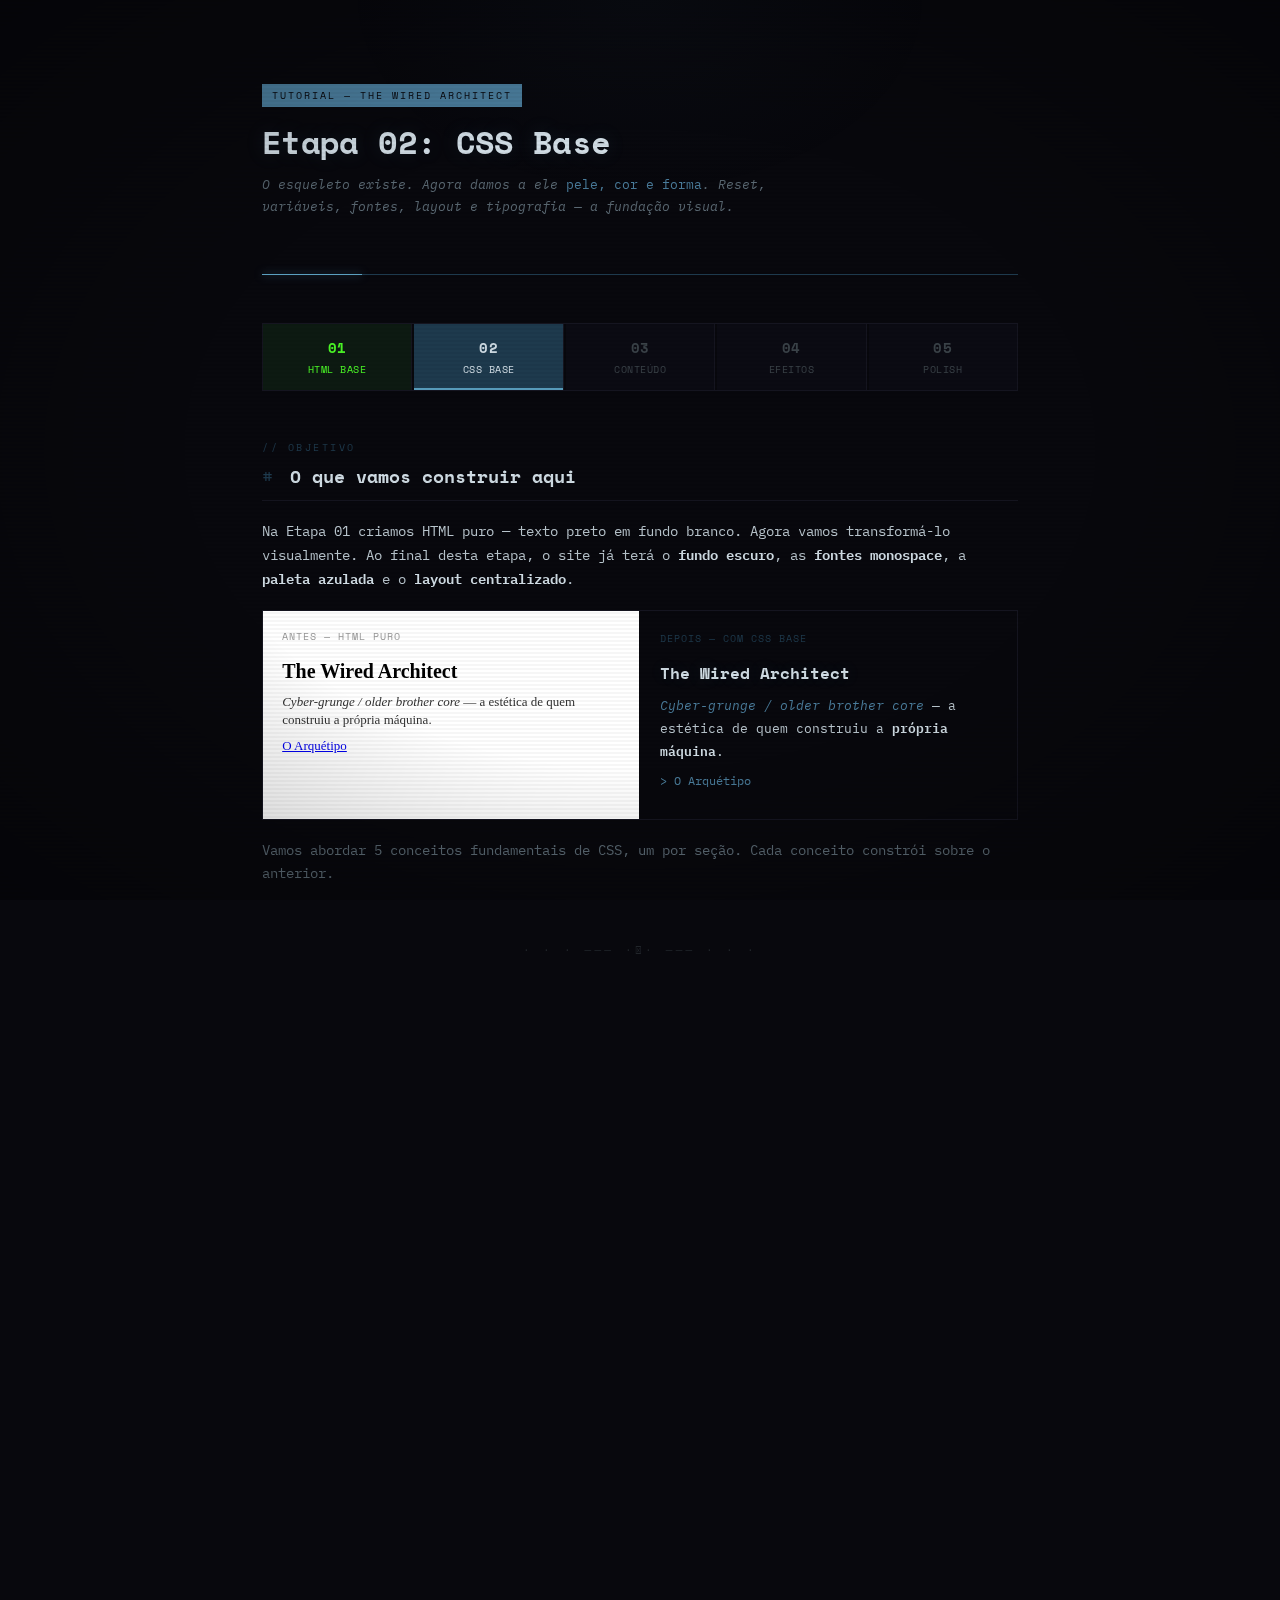
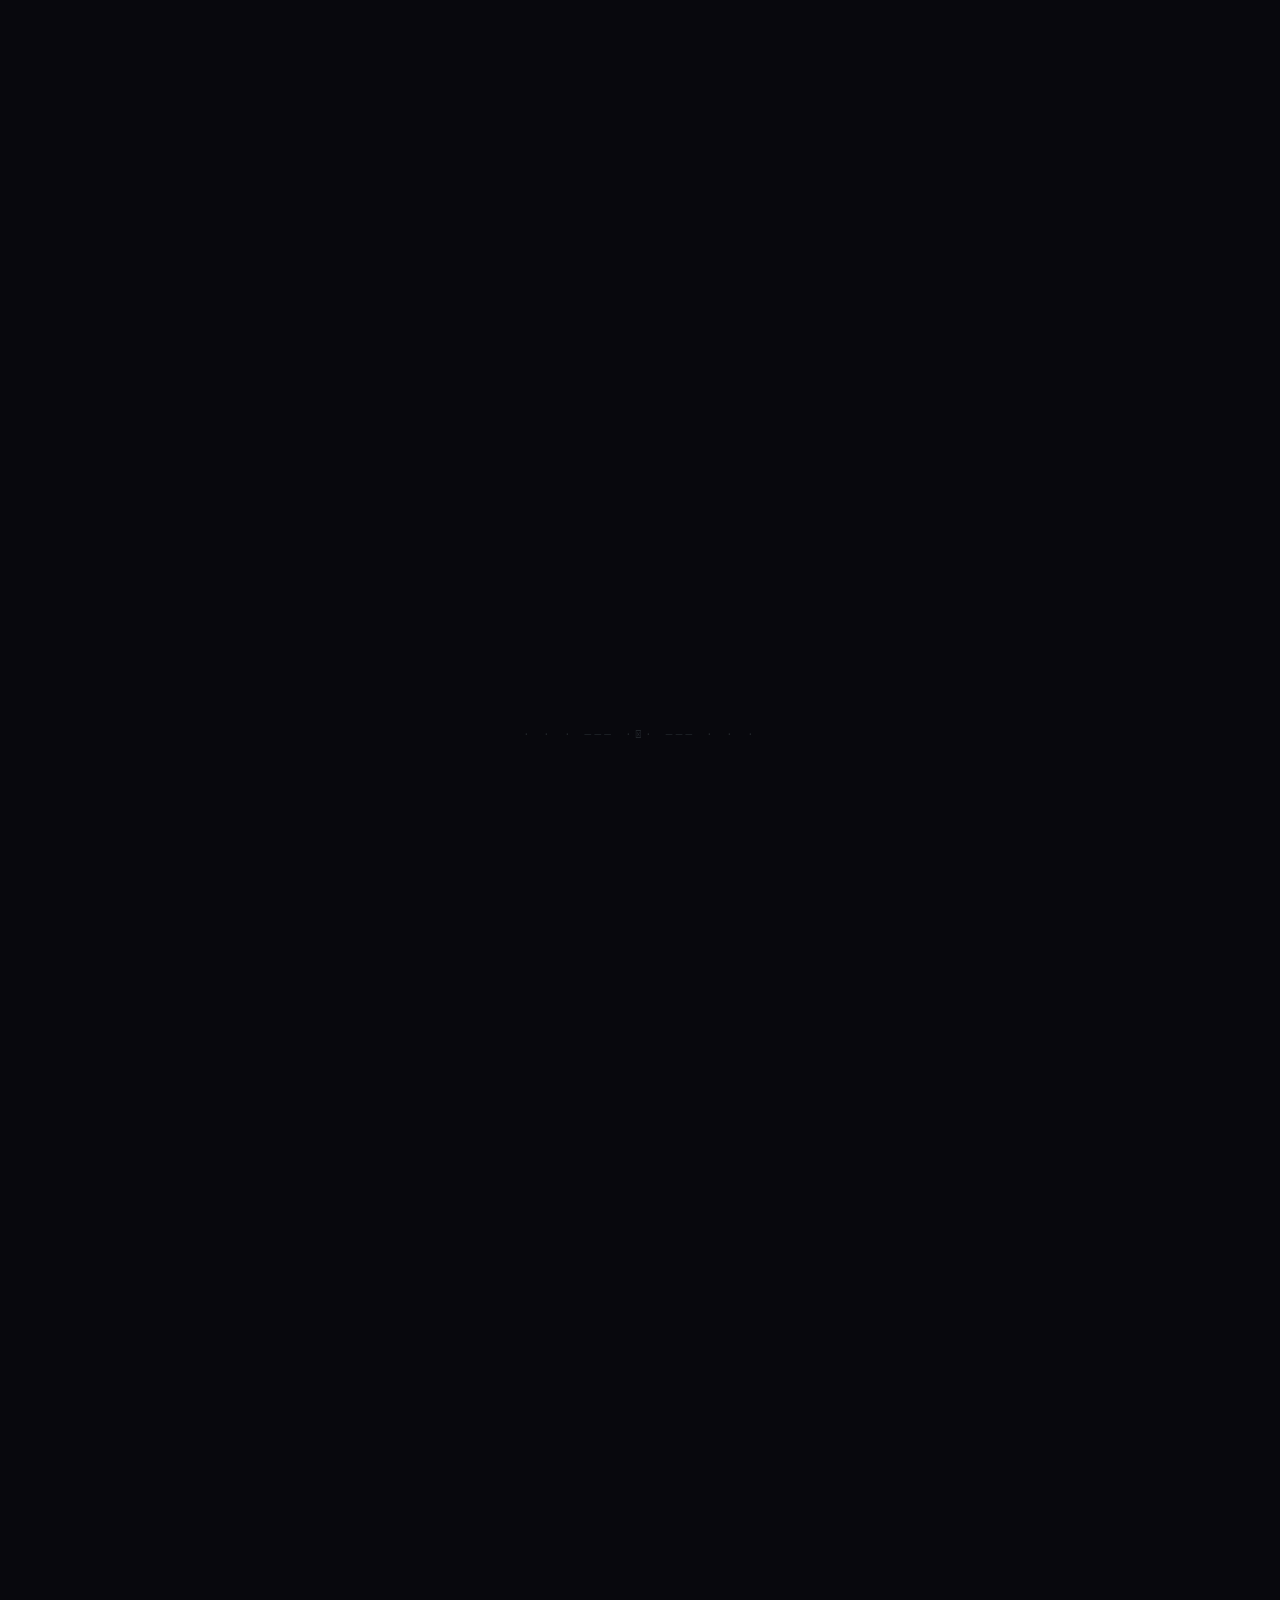
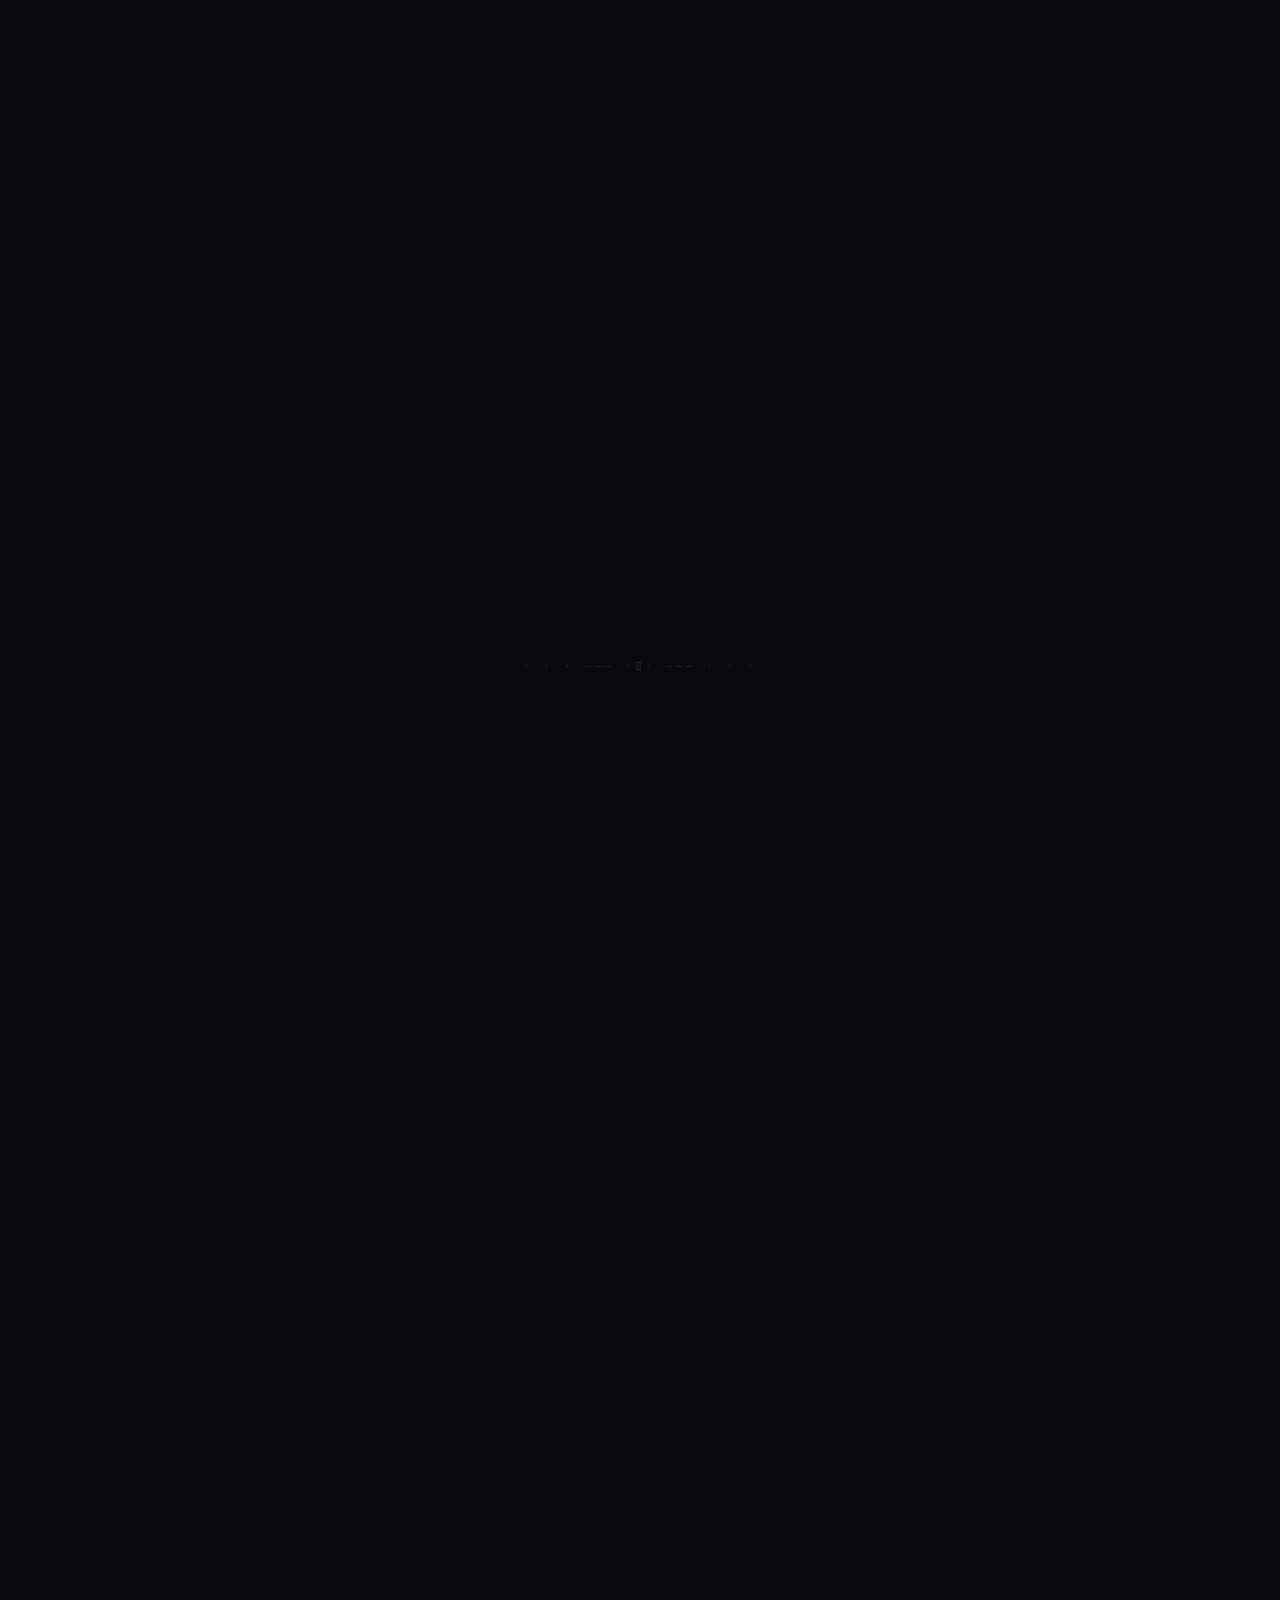
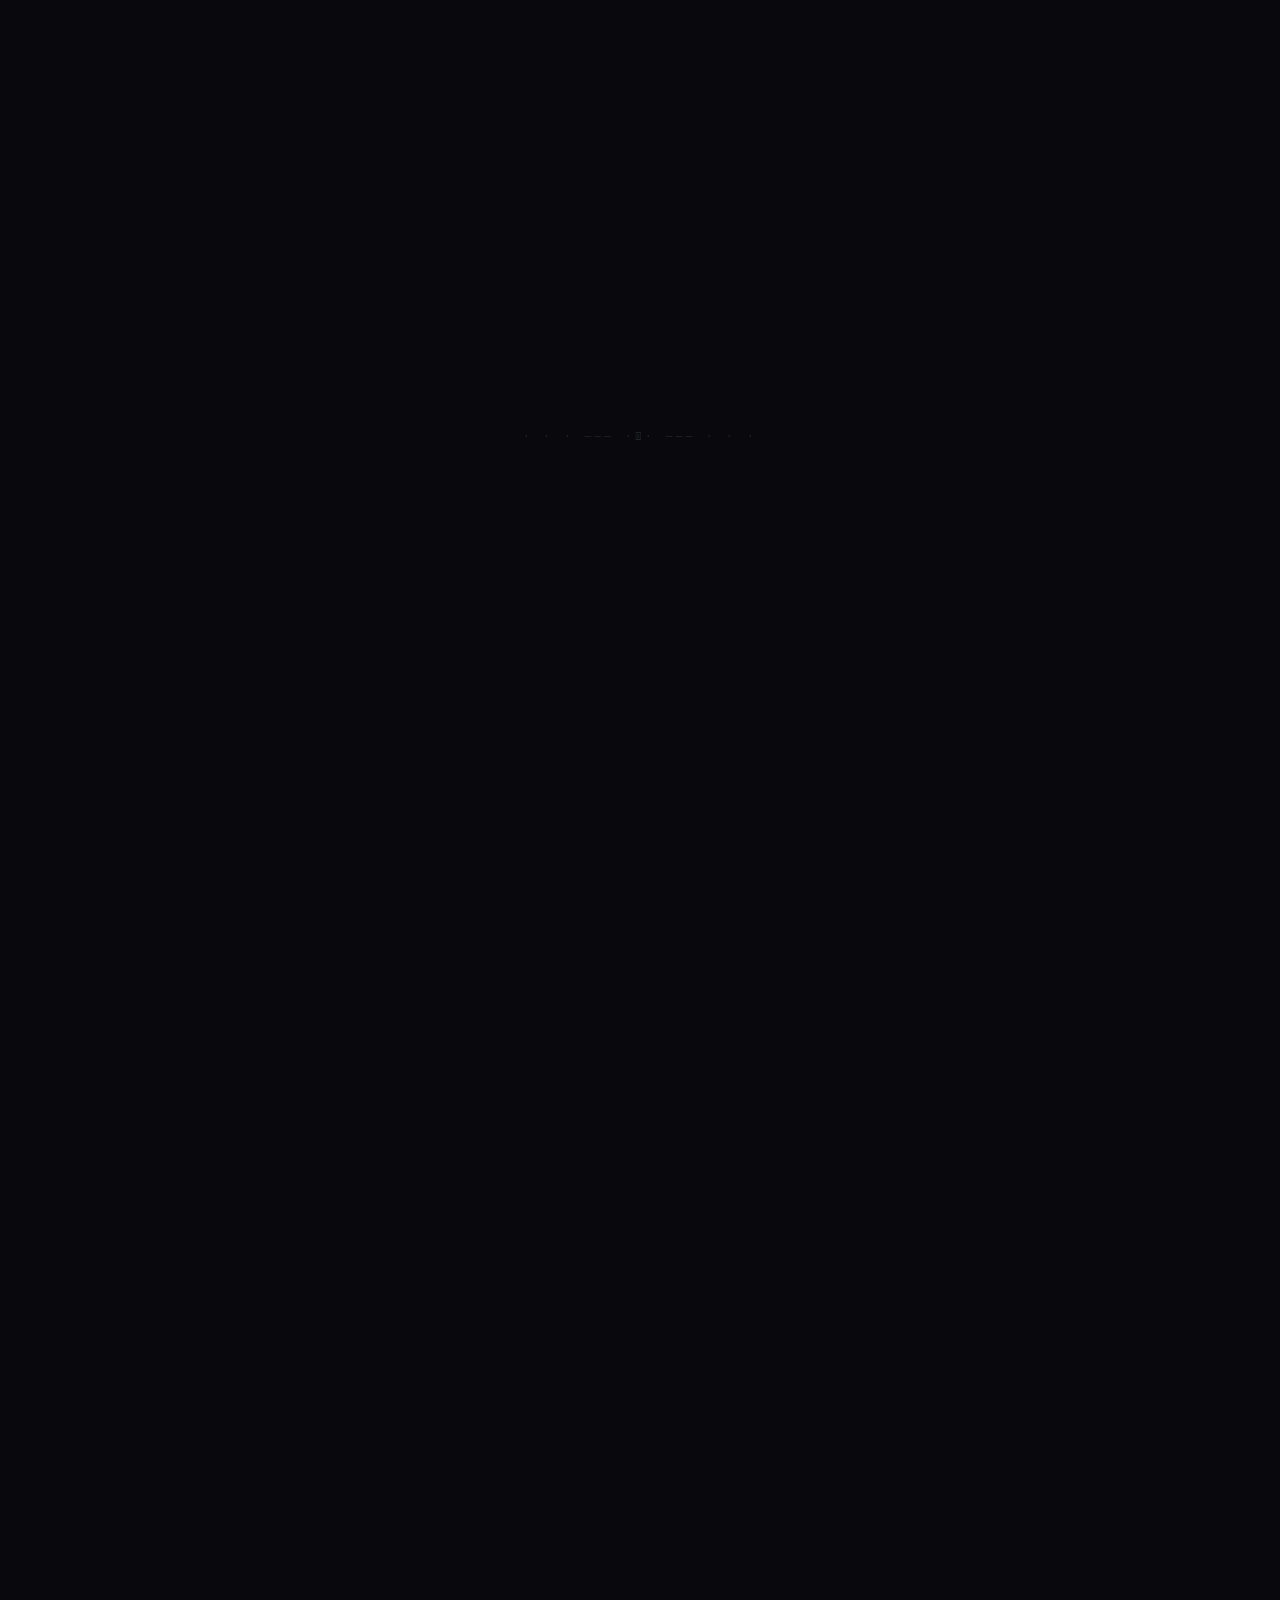
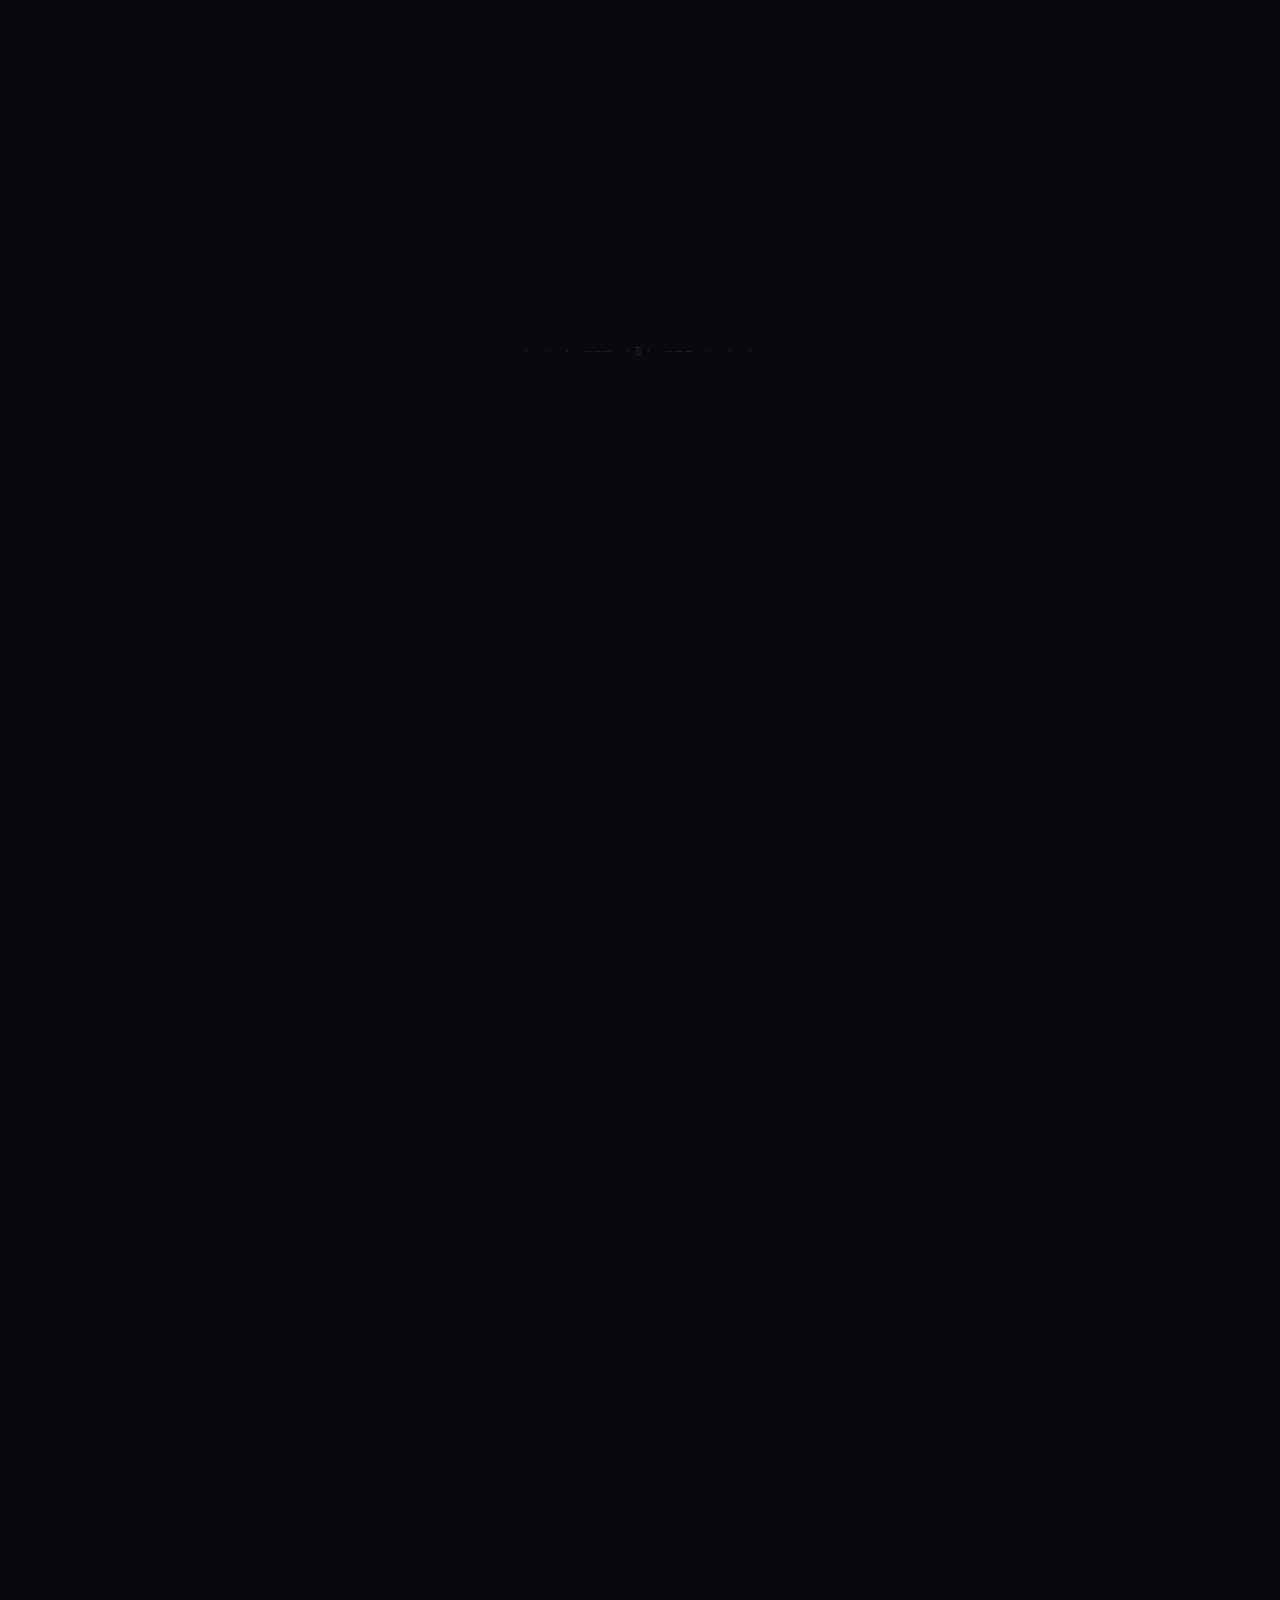
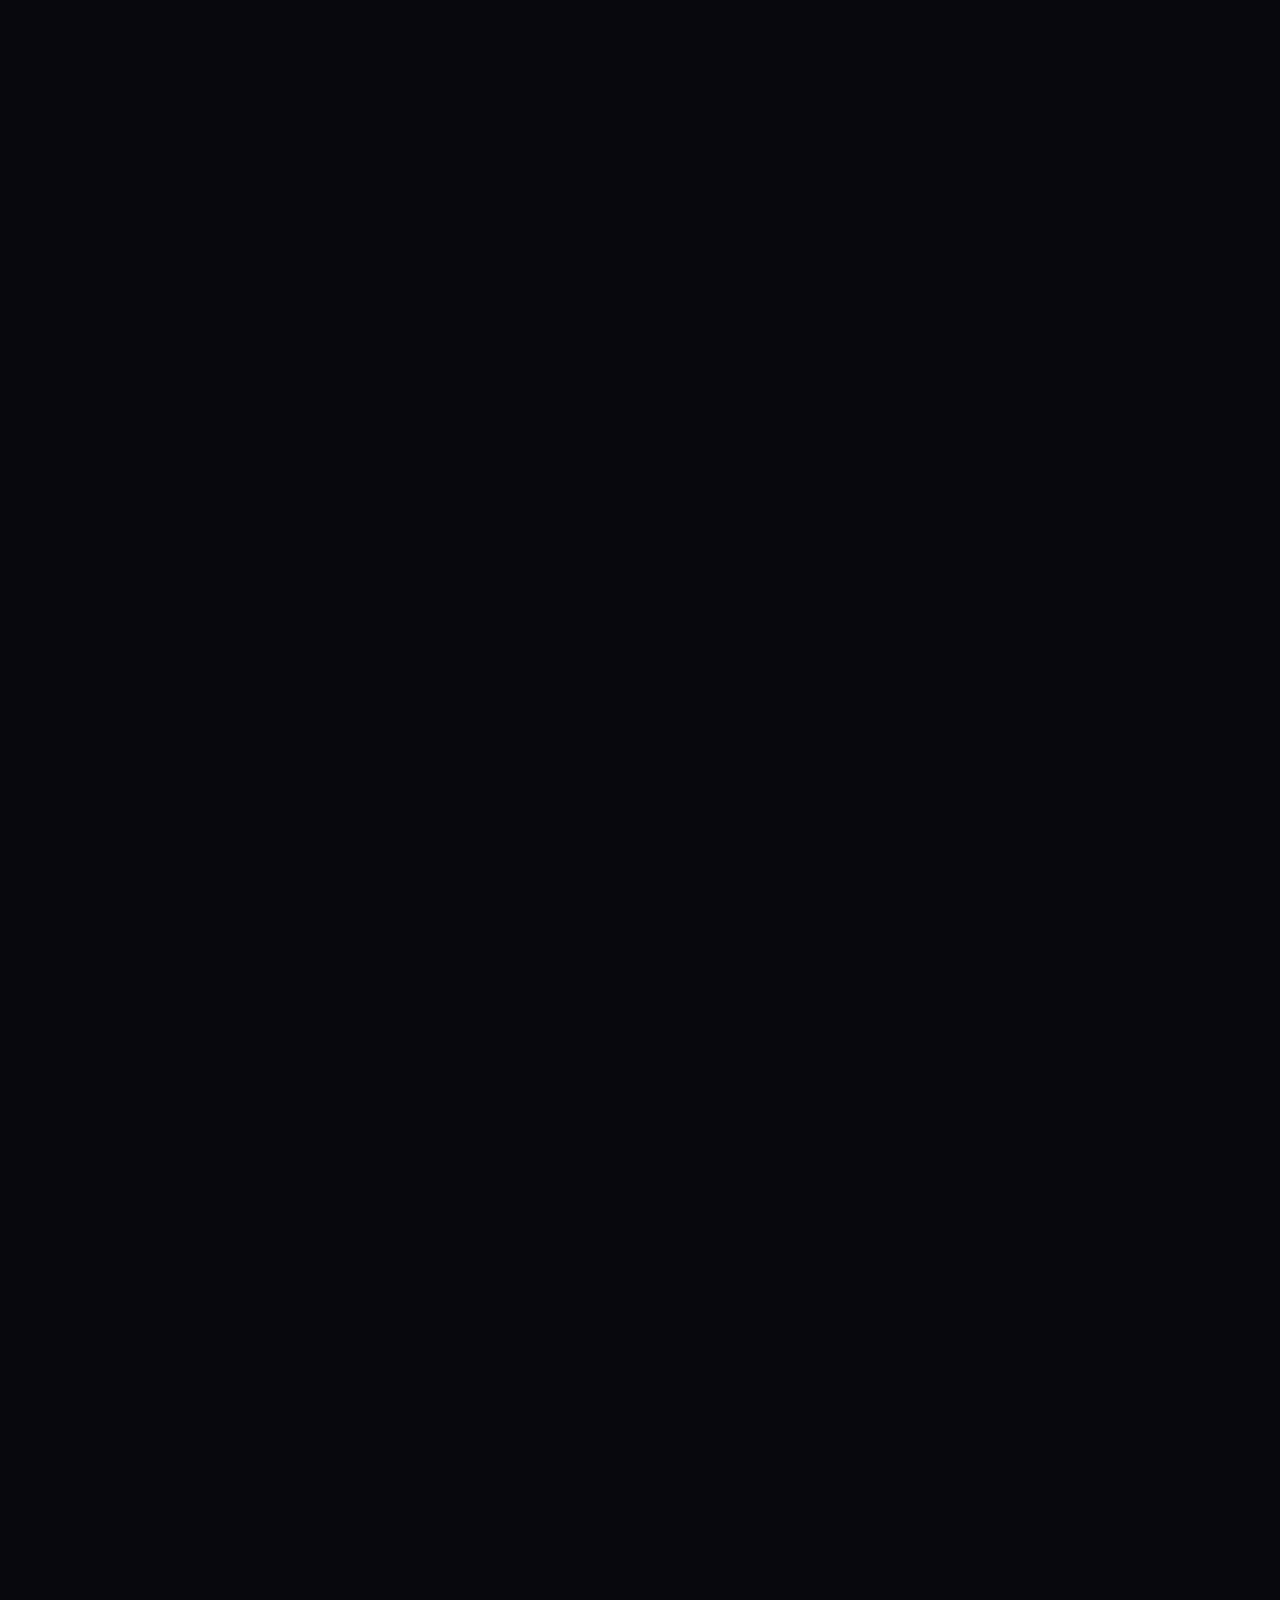
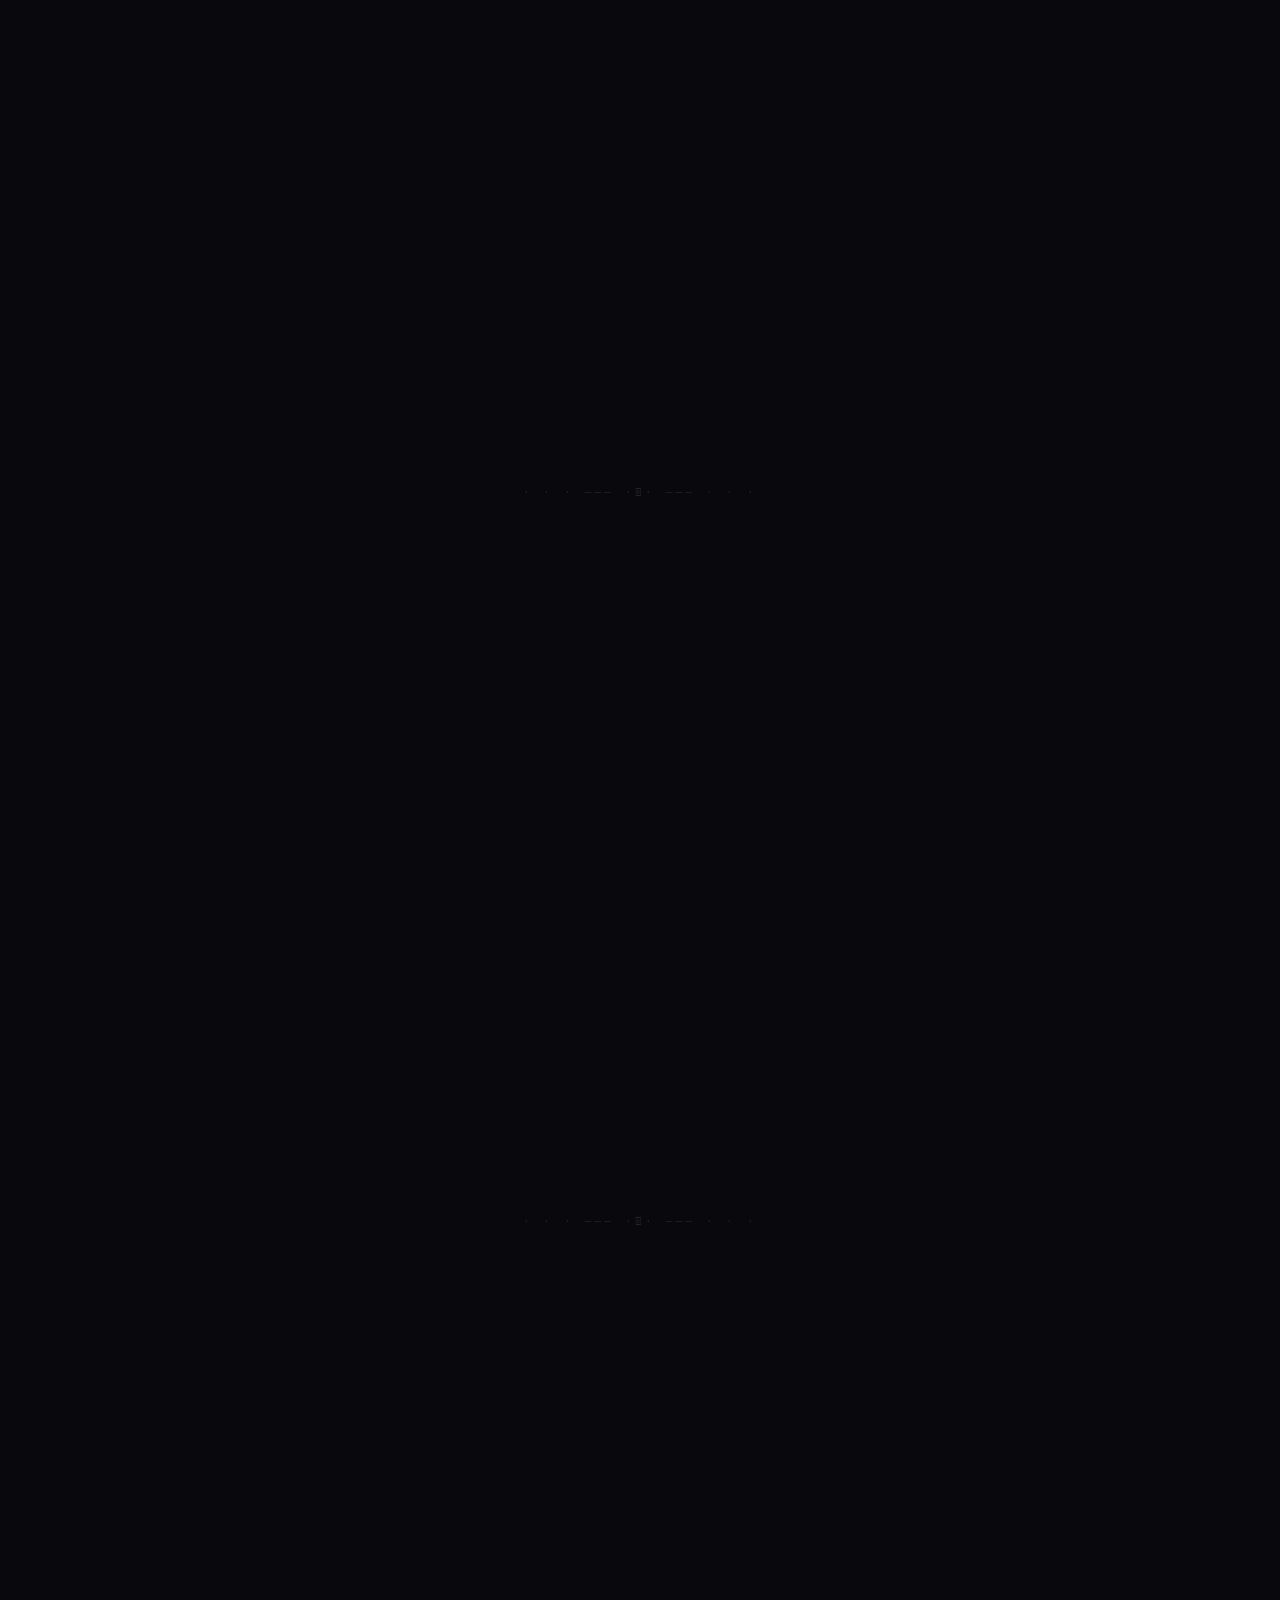
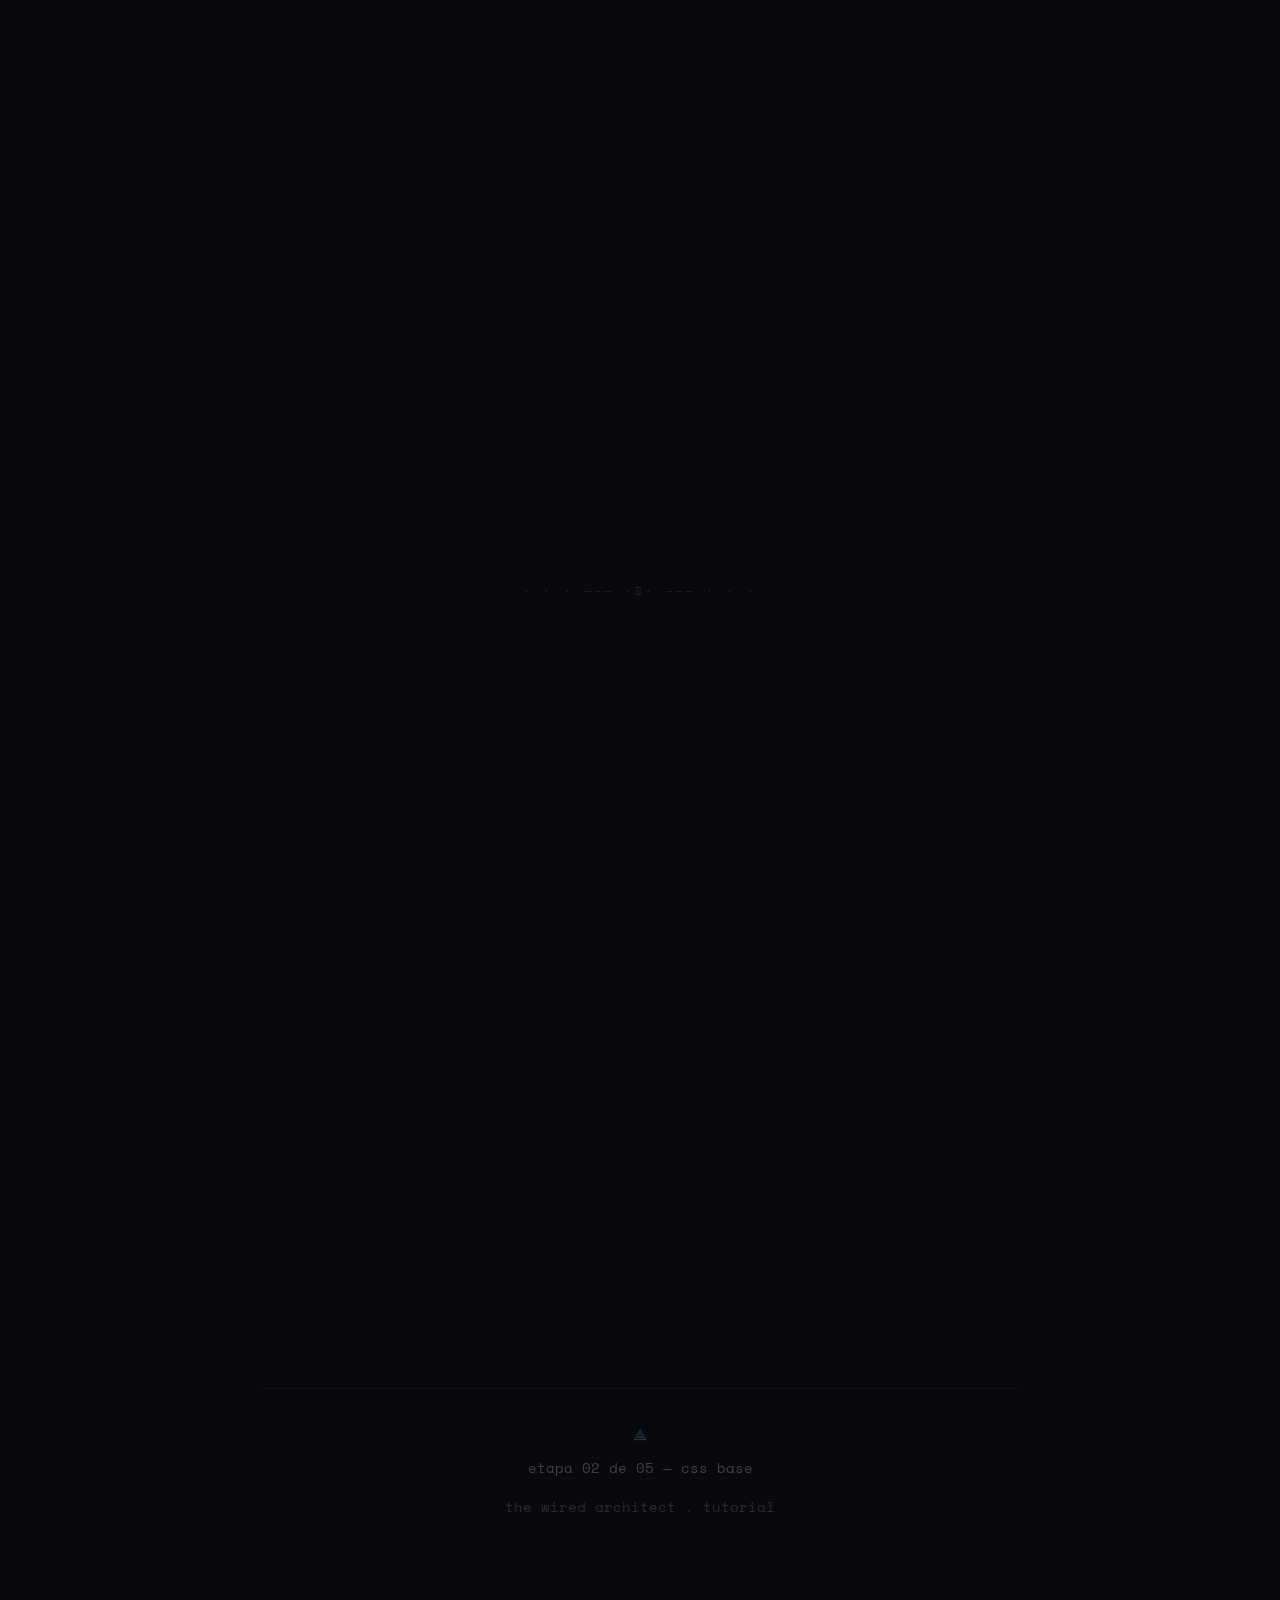
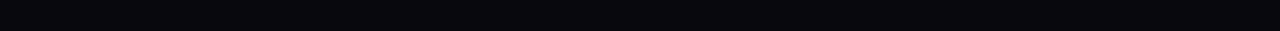
<file: Etapas (Ensinados via LLM)/etapa-02-guia.html>
<!DOCTYPE html>
<html lang="pt-BR">
<head>
<meta charset="UTF-8">
<meta name="viewport" content="width=device-width, initial-scale=1.0">
<title>Etapa 02 — CSS Base</title>
<link href="https://fonts.googleapis.com/css2?family=IBM+Plex+Mono:ital,wght@0,300;0,400;0,500;0,600;0,700;1,400&family=Space+Mono:wght@400;700&display=swap" rel="stylesheet">
<style>
*, *::before, *::after { margin: 0; padding: 0; box-sizing: border-box; }

:root {
  --bg: #08080d;
  --bg-surface: #0b0b13;
  --bg-elevated: #101018;
  --blue-cold: #4a7c9b;
  --blue-glow: #5ba0c0;
  --blue-dim: #1e3a4d;
  --blue-accent: #7ec8e3;
  --green-term: #4af626;
  --text-primary: #b8c4cc;
  --text-dim: #5a6872;
  --text-muted: #3a4248;
  --red-dim: #8b3a3a;
  --white-flicker: #d0dce4;
  --yellow-warn: #c9a84c;
  --purple-note: #7b68a8;
}

html { scroll-behavior: smooth; scrollbar-width: thin; scrollbar-color: var(--blue-dim) var(--bg); }

body {
  font-family: 'IBM Plex Mono', monospace;
  background: var(--bg);
  color: var(--text-primary);
  line-height: 1.7;
  overflow-x: hidden;
}

.crt-overlay {
  position: fixed; inset: 0; pointer-events: none; z-index: 9999;
}
.crt-overlay::before {
  content: ''; position: absolute; inset: 0;
  background: repeating-linear-gradient(0deg, transparent, transparent 2px, rgba(0,0,0,0.035) 2px, rgba(0,0,0,0.035) 4px);
}
.crt-overlay::after {
  content: ''; position: absolute; inset: 0;
  background: radial-gradient(ellipse at center, transparent 50%, rgba(0,0,0,0.3) 100%);
}

.ambient-glow {
  position: fixed; top: -200px; left: 50%; transform: translateX(-50%);
  width: 600px; height: 400px;
  background: radial-gradient(ellipse, rgba(74,124,155,0.04) 0%, transparent 70%);
  pointer-events: none; z-index: -1;
}

.scroll-bar {
  position: fixed; top: 0; left: 0; height: 2px;
  background: var(--blue-dim); box-shadow: 0 0 8px var(--blue-cold);
  z-index: 10001; width: 0%; transition: width 0.1s linear;
}

.wrapper {
  max-width: 820px;
  margin: 0 auto;
  padding: 2rem 2rem 6rem;
}

.guide-header {
  padding: 3rem 0 2.5rem;
  border-bottom: 1px solid var(--blue-dim);
  margin-bottom: 3rem;
  position: relative;
}
.guide-header::after {
  content: ''; position: absolute; bottom: -1px; left: 0;
  width: 100px; height: 1px;
  background: var(--blue-glow); box-shadow: 0 0 8px var(--blue-cold);
}

.step-badge {
  display: inline-block;
  font-family: 'Space Mono', monospace;
  font-size: 10px; letter-spacing: 0.2em; text-transform: uppercase;
  color: var(--bg); background: var(--blue-cold);
  padding: 3px 10px; margin-bottom: 1rem;
}

.guide-header h1 {
  font-family: 'Space Mono', monospace;
  font-size: clamp(1.4rem, 3.5vw, 2rem);
  font-weight: 700; color: var(--white-flicker);
  letter-spacing: -0.02em; line-height: 1.2; margin-bottom: 0.8rem;
  text-shadow: 0 0 20px rgba(91,160,192,0.15);
}

.guide-header .subtitle {
  font-size: 13px; color: var(--text-dim); font-style: italic; max-width: 550px;
}
.guide-header .subtitle em { color: var(--blue-cold); font-style: normal; }

.roadmap {
  display: flex; gap: 2px; margin-bottom: 3rem;
  border: 1px solid #151520; overflow: hidden;
}
.roadmap-step {
  flex: 1; padding: 0.7rem 0.5rem; text-align: center;
  font-family: 'Space Mono', monospace; font-size: 10px;
  letter-spacing: 0.05em; text-transform: uppercase;
  background: var(--bg-surface); color: var(--text-muted);
  border-right: 1px solid #151520; transition: all 0.3s;
}
.roadmap-step:last-child { border-right: none; }
.roadmap-step.active {
  background: var(--blue-dim); color: var(--white-flicker);
  box-shadow: inset 0 -2px 0 var(--blue-glow);
}
.roadmap-step.done { background: #0d1a12; color: #4af626; }
.roadmap-step .num { display: block; font-size: 14px; font-weight: 700; margin-bottom: 2px; }

section { margin-bottom: 3.5rem; }

.section-label {
  font-family: 'Space Mono', monospace;
  font-size: 10px; text-transform: uppercase;
  letter-spacing: 0.25em; color: var(--blue-dim); margin-bottom: 0.4rem;
}

h2 {
  font-family: 'Space Mono', monospace;
  font-size: 1.1rem; font-weight: 700; color: var(--white-flicker);
  margin-bottom: 1.2rem; padding-bottom: 0.5rem; border-bottom: 1px solid #151520;
}
h2 .hash { color: var(--blue-dim); margin-right: 0.4rem; font-weight: 400; }

h3 {
  font-family: 'Space Mono', monospace;
  font-size: 0.9rem; font-weight: 700; color: var(--blue-cold);
  margin: 1.8rem 0 0.6rem;
}

p { font-size: 13.5px; margin-bottom: 1rem; }
p.dim { color: var(--text-dim); }

strong { color: var(--white-flicker); font-weight: 600; }
em { color: var(--blue-cold); font-style: italic; }

.code-block {
  background: #060609;
  border: 1px solid #1a1a26;
  margin: 1.2rem 0 1.5rem;
  overflow-x: auto;
  position: relative;
}

.code-block-header {
  display: flex; justify-content: space-between; align-items: center;
  padding: 0.5rem 1rem;
  border-bottom: 1px solid #1a1a26;
  background: #0a0a12;
}

.code-block-filename {
  font-family: 'Space Mono', monospace;
  font-size: 10px; letter-spacing: 0.1em;
  color: var(--text-muted); text-transform: uppercase;
}

.code-block-lang {
  font-family: 'Space Mono', monospace;
  font-size: 9px; padding: 1px 6px;
  border: 1px solid #1e1e2e; color: var(--blue-dim);
}

.code-block pre {
  padding: 1rem 1.2rem;
  font-family: 'Space Mono', monospace;
  font-size: 12px; line-height: 1.8;
  color: var(--text-primary);
  overflow-x: auto;
}

.tag { color: var(--blue-cold); }
.attr { color: var(--yellow-warn); }
.val { color: var(--green-term); }
.cmt { color: #3a3a4a; font-style: italic; }
.txt { color: var(--text-dim); }
.kw { color: var(--purple-note); }
.prop { color: var(--blue-accent); }
.sel { color: var(--yellow-warn); }
.unit { color: #8b6b3a; }

.concept {
  border: 1px solid #151520;
  background: var(--bg-surface);
  padding: 1.2rem 1.4rem;
  margin: 1.2rem 0;
  position: relative;
  transition: border-color 0.3s;
}
.concept:hover { border-color: var(--blue-dim); }

.concept-icon {
  font-family: 'Space Mono', monospace;
  font-size: 10px; text-transform: uppercase;
  letter-spacing: 0.15em; color: var(--text-muted); margin-bottom: 0.5rem;
}
.concept-icon.important { color: var(--yellow-warn); }
.concept-icon.note { color: var(--purple-note); }
.concept-icon.tip { color: var(--green-term); }

.concept h4 {
  font-family: 'Space Mono', monospace;
  font-size: 13px; font-weight: 700; color: var(--white-flicker);
  margin-bottom: 0.5rem;
}
.concept p { font-size: 12.5px; margin-bottom: 0; }
.concept p + p { margin-top: 0.6rem; }

.compare-grid {
  display: grid; grid-template-columns: 1fr 1fr; gap: 2px;
  border: 1px solid #151520; margin: 1.2rem 0;
}
.compare-col {
  background: var(--bg-surface); padding: 1rem 1.2rem;
}
.compare-col.bad { border-top: 2px solid var(--red-dim); }
.compare-col.good { border-top: 2px solid #3a6b3a; }
.compare-label {
  font-family: 'Space Mono', monospace;
  font-size: 10px; text-transform: uppercase;
  letter-spacing: 0.15em; margin-bottom: 0.6rem;
}
.compare-col.bad .compare-label { color: var(--red-dim); }
.compare-col.good .compare-label { color: #3a6b3a; }
.compare-col pre {
  font-family: 'Space Mono', monospace;
  font-size: 11px; line-height: 1.7; color: var(--text-dim);
}

code {
  font-family: 'Space Mono', monospace;
  font-size: 11.5px; background: var(--bg-elevated);
  padding: 1px 5px; border: 1px solid #1a1a26; color: var(--blue-accent);
}

.terminal-block {
  background: #060609; border: 1px solid #1a1a26;
  padding: 1rem 1.2rem; margin: 1.2rem 0;
  font-family: 'Space Mono', monospace; font-size: 12px;
}
.terminal-block .prompt { color: var(--blue-cold); }
.terminal-block .cmd { color: var(--green-term); }
.terminal-block .out { color: var(--text-muted); }

.ascii-divider {
  font-family: 'Space Mono', monospace;
  font-size: 11px; color: var(--text-muted);
  text-align: center; margin: 2.5rem 0; opacity: 0.5;
  letter-spacing: 0.3em; user-select: none;
}

.checklist {
  border: 1px solid #151520;
  background: var(--bg-surface);
  padding: 1.2rem 1.4rem;
  margin: 1.2rem 0;
}
.checklist-title {
  font-family: 'Space Mono', monospace;
  font-size: 10px; text-transform: uppercase;
  letter-spacing: 0.2em; color: var(--text-muted); margin-bottom: 0.8rem;
}
.checklist-item {
  font-size: 12.5px; padding: 0.3rem 0; color: var(--text-dim);
}
.checklist-item .check { color: var(--green-term); margin-right: 0.5rem; }

.guide-footer {
  margin-top: 3rem; padding-top: 2rem;
  border-top: 1px solid #111119; text-align: center;
  font-size: 11px; color: var(--text-muted);
  font-family: 'Space Mono', monospace;
}
.guide-footer .glyph {
  font-size: 16px; display: block; margin-bottom: 0.6rem;
  color: var(--blue-dim); text-shadow: 0 0 10px rgba(91,160,192,0.2);
}

/* COLOR SWATCH DISPLAY */
.swatch-grid {
  display: grid;
  grid-template-columns: repeat(auto-fill, minmax(160px, 1fr));
  gap: 2px;
  border: 1px solid #151520;
  margin: 1.2rem 0;
}
.swatch {
  background: var(--bg-surface);
  padding: 0.8rem 1rem;
  display: flex; align-items: center; gap: 0.8rem;
  transition: background 0.2s;
}
.swatch:hover { background: var(--bg-elevated); }
.swatch-color {
  width: 28px; height: 28px; border-radius: 2px;
  border: 1px solid #1a1a26; flex-shrink: 0;
}
.swatch-info {
  font-family: 'Space Mono', monospace; font-size: 10px;
}
.swatch-name { color: var(--text-dim); margin-bottom: 2px; }
.swatch-hex { color: var(--text-muted); letter-spacing: 0.05em; }

/* VISUAL DEMO PANELS */
.demo-panel {
  border: 1px solid #1a1a26;
  margin: 1.2rem 0;
  overflow: hidden;
}
.demo-panel-header {
  padding: 0.4rem 1rem;
  background: #0a0a12;
  border-bottom: 1px solid #1a1a26;
  font-family: 'Space Mono', monospace;
  font-size: 10px; color: var(--text-muted);
  letter-spacing: 0.1em; text-transform: uppercase;
}
.demo-panel-body {
  padding: 1.5rem;
}

/* BEFORE/AFTER */
.before-after {
  display: grid; grid-template-columns: 1fr 1fr; gap: 2px;
  border: 1px solid #151520; margin: 1.2rem 0;
}
.ba-col { padding: 1.2rem; }
.ba-col.before {
  background: #ffffff; color: #000000;
  font-family: 'Times New Roman', serif; font-size: 14px; line-height: 1.4;
}
.ba-col.before h4 { font-size: 20px; margin-bottom: 0.5rem; font-family: 'Times New Roman', serif; }
.ba-col.before p { color: #333; font-size: 13px; margin-bottom: 0.5rem; }
.ba-col.before a { color: #0000EE; }
.ba-col.before .ba-label {
  font-family: 'Space Mono', monospace; font-size: 10px;
  color: #999; text-transform: uppercase; letter-spacing: 0.1em; margin-bottom: 0.8rem;
}
.ba-col.after {
  background: var(--bg); color: var(--text-primary);
  font-family: 'IBM Plex Mono', monospace; font-size: 14px; line-height: 1.7;
}
.ba-col.after h4 {
  font-family: 'Space Mono', monospace; font-size: 16px;
  color: var(--white-flicker); margin-bottom: 0.5rem;
  text-shadow: 0 0 15px rgba(91,160,192,0.15);
}
.ba-col.after p { color: var(--text-primary); font-size: 13px; margin-bottom: 0.5rem; }
.ba-col.after em { color: var(--blue-cold); }
.ba-col.after strong { color: var(--white-flicker); }
.ba-col.after .ba-label {
  font-family: 'Space Mono', monospace; font-size: 10px;
  color: var(--blue-dim); text-transform: uppercase; letter-spacing: 0.1em; margin-bottom: 0.8rem;
}

/* BOX MODEL DIAGRAM */
.box-model-demo {
  display: flex; justify-content: center; align-items: center;
  padding: 2rem; margin: 1.2rem 0;
  background: #060609; border: 1px solid #1a1a26;
}
.bm-margin {
  border: 1px dashed var(--text-muted); padding: 14px;
  position: relative;
}
.bm-margin::before {
  content: 'margin'; position: absolute; top: -8px; left: 8px;
  font-family: 'Space Mono', monospace; font-size: 9px;
  color: var(--yellow-warn); background: #060609; padding: 0 4px;
}
.bm-border {
  border: 2px solid var(--blue-cold); padding: 14px;
  position: relative;
}
.bm-border::before {
  content: 'border'; position: absolute; top: -8px; left: 8px;
  font-family: 'Space Mono', monospace; font-size: 9px;
  color: var(--blue-cold); background: #060609; padding: 0 4px;
}
.bm-padding {
  border: 1px dashed var(--green-term); padding: 14px;
  position: relative;
}
.bm-padding::before {
  content: 'padding'; position: absolute; top: -8px; left: 8px;
  font-family: 'Space Mono', monospace; font-size: 9px;
  color: var(--green-term); background: #0b0b13; padding: 0 4px;
}
.bm-content {
  background: var(--bg-elevated);
  padding: 1rem 1.5rem;
  font-family: 'Space Mono', monospace;
  font-size: 11px; color: var(--text-dim);
  text-align: center;
  border: 1px solid #1e1e2e;
}

.fade-in {
  opacity: 0; transform: translateY(10px);
  transition: opacity 0.5s ease, transform 0.5s ease;
}
.fade-in.visible { opacity: 1; transform: translateY(0); }

@media (max-width: 600px) {
  .wrapper { padding: 1.5rem 1rem 4rem; }
  .roadmap { flex-wrap: wrap; }
  .roadmap-step { flex: none; width: 50%; }
  .compare-grid, .before-after { grid-template-columns: 1fr; }
  .swatch-grid { grid-template-columns: 1fr 1fr; }
  .guide-header { padding: 2rem 0 2rem; }
}
</style>
</head>
<body>

<div class="crt-overlay"></div>
<div class="ambient-glow"></div>
<div class="scroll-bar" id="scrollBar"></div>

<div class="wrapper">

  <!-- HEADER -->
  <header class="guide-header">
    <div class="step-badge">tutorial — the wired architect</div>
    <h1>Etapa 02: CSS Base</h1>
    <p class="subtitle">
      O esqueleto existe. Agora damos a ele <em>pele, cor e forma</em>. Reset, variáveis, fontes, layout e tipografia — a fundação visual.
    </p>
  </header>

  <!-- ROADMAP -->
  <div class="roadmap">
    <div class="roadmap-step done">
      <span class="num">01</span> html base
    </div>
    <div class="roadmap-step active">
      <span class="num">02</span> css base
    </div>
    <div class="roadmap-step">
      <span class="num">03</span> conteúdo
    </div>
    <div class="roadmap-step">
      <span class="num">04</span> efeitos
    </div>
    <div class="roadmap-step">
      <span class="num">05</span> polish
    </div>
  </div>

  <!-- SECTION: O QUE VAMOS FAZER -->
  <section class="fade-in">
    <div class="section-label">// objetivo</div>
    <h2><span class="hash">#</span> O que vamos construir aqui</h2>

    <p>
      Na Etapa 01 criamos HTML puro — texto preto em fundo branco. Agora vamos transformá-lo visualmente. Ao final desta etapa, o site já terá o <strong>fundo escuro</strong>, as <strong>fontes monospace</strong>, a <strong>paleta azulada</strong> e o <strong>layout centralizado</strong>.
    </p>

    <div class="before-after">
      <div class="ba-col before">
        <div class="ba-label">antes — html puro</div>
        <h4>The Wired Architect</h4>
        <p><i>Cyber-grunge / older brother core</i> — a estética de quem construiu a própria máquina.</p>
        <p><a href="#">O Arquétipo</a></p>
      </div>
      <div class="ba-col after">
        <div class="ba-label">depois — com css base</div>
        <h4>The Wired Architect</h4>
        <p><em>Cyber-grunge / older brother core</em> — a estética de quem construiu a <strong>própria máquina</strong>.</p>
        <p style="color: var(--blue-cold); font-size: 12px;">> O Arquétipo</p>
      </div>
    </div>

    <p class="dim">
      Vamos abordar 5 conceitos fundamentais de CSS, um por seção. Cada conceito constrói sobre o anterior.
    </p>
  </section>

  <div class="ascii-divider">· · · ─── ·𖥸· ─── · · ·</div>

  <!-- SECTION 1: RESET CSS -->
  <section class="fade-in">
    <div class="section-label">// 01 — fundação</div>
    <h2><span class="hash">#</span> Reset CSS — Zerando o Navegador</h2>

    <p>
      Cada navegador (Chrome, Firefox, Safari) aplica estilos padrão ao HTML — margens no <code>&lt;body&gt;</code>, padding em listas, fontes serifadas em títulos. Esses padrões são <strong>inconsistentes</strong> entre navegadores. O primeiro passo de qualquer projeto CSS é neutralizá-los.
    </p>

    <div class="code-block">
      <div class="code-block-header">
        <span class="code-block-filename">style.css — reset</span>
        <span class="code-block-lang">css</span>
      </div>
      <pre>
<span class="cmt">/* === RESET === */</span>
<span class="sel">*,
*::before,
*::after</span> {
  <span class="prop">margin</span>: <span class="val">0</span>;
  <span class="prop">padding</span>: <span class="val">0</span>;
  <span class="prop">box-sizing</span>: <span class="val">border-box</span>;
}</pre>
    </div>

    <div class="concept">
      <div class="concept-icon important">⚠ conceito-chave</div>
      <h4>O Seletor Universal: *</h4>
      <p>O <code>*</code> seleciona <strong>todos os elementos</strong> da página. Combinado com <code>::before</code> e <code>::after</code> (pseudo-elementos), garante que absolutamente nada escape do reset. É agressivo, mas eficaz.</p>
    </div>

    <div class="concept">
      <div class="concept-icon important">⚠ conceito-chave</div>
      <h4>box-sizing: border-box</h4>
      <p>Por padrão, CSS calcula o tamanho de um elemento de forma confusa: se você define <code>width: 200px</code> e adiciona <code>padding: 20px</code>, o elemento fica com 240px de largura total. Com <code>border-box</code>, o padding é calculado <strong>dentro</strong> dos 200px. O mundo faz sentido novamente.</p>
    </div>

    <h3>O Box Model</h3>

    <p>
      Todo elemento HTML é uma caixa com 4 camadas. Este é o <strong>box model</strong> — o conceito mais fundamental do CSS:
    </p>

    <div class="box-model-demo">
      <div class="bm-margin">
        <div class="bm-border">
          <div class="bm-padding">
            <div class="bm-content">conteúdo</div>
          </div>
        </div>
      </div>
    </div>

    <div class="compare-grid">
      <div class="compare-col bad">
        <div class="compare-label">✗ content-box (padrão)</div>
        <pre>
width: 200px
+ padding: 20px (cada lado)
+ border: 2px (cada lado)
──────────────────
= 244px de largura real 😤</pre>
      </div>
      <div class="compare-col good">
        <div class="compare-label">✓ border-box (nosso reset)</div>
        <pre>
width: 200px
  padding: 20px (incluso)
  border: 2px (incluso)
──────────────────
= 200px de largura real ✓</pre>
      </div>
    </div>
  </section>

  <div class="ascii-divider">· · · ─── ·𖥸· ─── · · ·</div>

  <!-- SECTION 2: CUSTOM PROPERTIES -->
  <section class="fade-in">
    <div class="section-label">// 02 — variáveis</div>
    <h2><span class="hash">#</span> Custom Properties — Variáveis CSS</h2>

    <p>
      Em vez de repetir <code>#4a7c9b</code> trinta vezes pelo arquivo, definimos <strong>variáveis</strong> uma vez e referenciamos em todo lugar. Se quiser mudar o tom de azul do site inteiro, basta mudar um valor.
    </p>

    <div class="code-block">
      <div class="code-block-header">
        <span class="code-block-filename">style.css — variáveis</span>
        <span class="code-block-lang">css</span>
      </div>
      <pre>
<span class="cmt">/* === VARIÁVEIS (Custom Properties) === */</span>
<span class="sel">:root</span> {
  <span class="cmt">/* Fundos: do mais escuro ao mais claro */</span>
  <span class="prop">--bg</span>:          <span class="val">#08080d</span>;   <span class="cmt">/* fundo principal */</span>
  <span class="prop">--bg-surface</span>:  <span class="val">#0b0b13</span>;   <span class="cmt">/* cards, blocos */</span>
  <span class="prop">--bg-elevated</span>: <span class="val">#101018</span>;   <span class="cmt">/* hover, destaques */</span>

  <span class="cmt">/* Azuis: a cor dominante da estética */</span>
  <span class="prop">--blue-cold</span>:   <span class="val">#4a7c9b</span>;   <span class="cmt">/* azul principal */</span>
  <span class="prop">--blue-glow</span>:   <span class="val">#5ba0c0</span>;   <span class="cmt">/* efeitos de brilho */</span>
  <span class="prop">--blue-dim</span>:    <span class="val">#1e3a4d</span>;   <span class="cmt">/* bordas, detalhe sutil */</span>
  <span class="prop">--blue-accent</span>: <span class="val">#7ec8e3</span>;   <span class="cmt">/* destaques, inline code */</span>

  <span class="cmt">/* Texto: hierarquia de visibilidade */</span>
  <span class="prop">--text-primary</span>: <span class="val">#b8c4cc</span>;  <span class="cmt">/* texto principal */</span>
  <span class="prop">--text-dim</span>:     <span class="val">#5a6872</span>;  <span class="cmt">/* texto secundário */</span>
  <span class="prop">--text-muted</span>:   <span class="val">#3a4248</span>;  <span class="cmt">/* labels, quase invisível */</span>

  <span class="cmt">/* Utilitários */</span>
  <span class="prop">--white-flicker</span>: <span class="val">#d0dce4</span>; <span class="cmt">/* títulos */</span>
  <span class="prop">--green-term</span>:   <span class="val">#4af626</span>;  <span class="cmt">/* terminal verde */</span>
  <span class="prop">--red-dim</span>:      <span class="val">#8b3a3a</span>;  <span class="cmt">/* vermelho escuro */</span>
}</pre>
    </div>

    <div class="concept">
      <div class="concept-icon note">📌 como funciona</div>
      <h4>:root e var()</h4>
      <p>O seletor <code>:root</code> é o elemento mais alto do DOM (basicamente <code>&lt;html&gt;</code>). Ao definir variáveis nele, ficam acessíveis em qualquer lugar. Para usar: <code>color: var(--blue-cold)</code>. O <code>--</code> duplo é obrigatório — é assim que CSS sabe que é uma variável customizada.</p>
    </div>

    <h3>A paleta do Wired Architect</h3>

    <p class="dim">
      Cada cor tem um propósito. A hierarquia visual é construída com tons de azul sobre fundo quase-preto:
    </p>

    <div class="swatch-grid">
      <div class="swatch">
        <div class="swatch-color" style="background: #08080d;"></div>
        <div class="swatch-info">
          <div class="swatch-name">--bg</div>
          <div class="swatch-hex">#08080d</div>
        </div>
      </div>
      <div class="swatch">
        <div class="swatch-color" style="background: #0b0b13;"></div>
        <div class="swatch-info">
          <div class="swatch-name">--bg-surface</div>
          <div class="swatch-hex">#0b0b13</div>
        </div>
      </div>
      <div class="swatch">
        <div class="swatch-color" style="background: #101018;"></div>
        <div class="swatch-info">
          <div class="swatch-name">--bg-elevated</div>
          <div class="swatch-hex">#101018</div>
        </div>
      </div>
      <div class="swatch">
        <div class="swatch-color" style="background: #4a7c9b;"></div>
        <div class="swatch-info">
          <div class="swatch-name">--blue-cold</div>
          <div class="swatch-hex">#4a7c9b</div>
        </div>
      </div>
      <div class="swatch">
        <div class="swatch-color" style="background: #5ba0c0;"></div>
        <div class="swatch-info">
          <div class="swatch-name">--blue-glow</div>
          <div class="swatch-hex">#5ba0c0</div>
        </div>
      </div>
      <div class="swatch">
        <div class="swatch-color" style="background: #1e3a4d;"></div>
        <div class="swatch-info">
          <div class="swatch-name">--blue-dim</div>
          <div class="swatch-hex">#1e3a4d</div>
        </div>
      </div>
      <div class="swatch">
        <div class="swatch-color" style="background: #7ec8e3;"></div>
        <div class="swatch-info">
          <div class="swatch-name">--blue-accent</div>
          <div class="swatch-hex">#7ec8e3</div>
        </div>
      </div>
      <div class="swatch">
        <div class="swatch-color" style="background: #b8c4cc;"></div>
        <div class="swatch-info">
          <div class="swatch-name">--text-primary</div>
          <div class="swatch-hex">#b8c4cc</div>
        </div>
      </div>
      <div class="swatch">
        <div class="swatch-color" style="background: #5a6872;"></div>
        <div class="swatch-info">
          <div class="swatch-name">--text-dim</div>
          <div class="swatch-hex">#5a6872</div>
        </div>
      </div>
      <div class="swatch">
        <div class="swatch-color" style="background: #3a4248;"></div>
        <div class="swatch-info">
          <div class="swatch-name">--text-muted</div>
          <div class="swatch-hex">#3a4248</div>
        </div>
      </div>
      <div class="swatch">
        <div class="swatch-color" style="background: #d0dce4;"></div>
        <div class="swatch-info">
          <div class="swatch-name">--white-flicker</div>
          <div class="swatch-hex">#d0dce4</div>
        </div>
      </div>
      <div class="swatch">
        <div class="swatch-color" style="background: #4af626;"></div>
        <div class="swatch-info">
          <div class="swatch-name">--green-term</div>
          <div class="swatch-hex">#4af626</div>
        </div>
      </div>
    </div>

    <div class="concept">
      <div class="concept-icon tip">✓ princípio de design</div>
      <h4>Hierarquia por luminosidade</h4>
      <p>Repare que temos 3 níveis de fundo e 3 níveis de texto. Isso cria <strong>profundidade</strong> — elementos mais importantes ficam mais claros, elementos secundários recuam para o escuro. Não precisamos de cores gritantes; basta controlar a luminosidade com cuidado.</p>
    </div>
  </section>

  <div class="ascii-divider">· · · ─── ·𖥸· ─── · · ·</div>

  <!-- SECTION 3: FONTES -->
  <section class="fade-in">
    <div class="section-label">// 03 — tipografia</div>
    <h2><span class="hash">#</span> Fontes — Google Fonts + font-family</h2>

    <p>
      A estética <em>Wired Architect</em> depende de fontes <strong>monospace</strong> — fontes onde cada caractere ocupa a mesma largura, como num terminal. Usamos duas do Google Fonts:
    </p>

    <div class="compare-grid">
      <div class="compare-col good" style="border-top-color: var(--blue-cold);">
        <div class="compare-label" style="color: var(--blue-cold);">IBM Plex Mono — corpo</div>
        <pre style="font-family: 'IBM Plex Mono', monospace; color: var(--text-primary); line-height: 1.7; font-size: 13px;">
A verdade de qualquer sistema
está nas camadas que ninguém
vê. Protocolos, criptografia,
a elegância de um daemon bem
configurado.</pre>
      </div>
      <div class="compare-col good" style="border-top-color: var(--yellow-warn);">
        <div class="compare-label" style="color: var(--yellow-warn);">Space Mono — títulos</div>
        <pre style="font-family: 'Space Mono', monospace; color: var(--white-flicker); line-height: 1.4; font-size: 15px; font-weight: 700;">
The Wired Architect
O Arquétipo
// 001 — seção</pre>
      </div>
    </div>

    <h3>Importando as fontes</h3>

    <p>
      Para usar fontes externas, precisamos importá-las. Existem duas formas — ambas funcionam, mas cada uma tem vantagens:
    </p>

    <div class="code-block">
      <div class="code-block-header">
        <span class="code-block-filename">método 1: no html (recomendado)</span>
        <span class="code-block-lang">html</span>
      </div>
      <pre>
<span class="cmt">&lt;!-- No &lt;head&gt; do index.html, ANTES do link do CSS --&gt;</span>
<span class="tag">&lt;link</span>
  <span class="attr">href</span>=<span class="val">"https://fonts.googleapis.com/css2?
    family=IBM+Plex+Mono:wght@400;600;700
    &family=Space+Mono:wght@400;700
    &display=swap"</span>
  <span class="attr">rel</span>=<span class="val">"stylesheet"</span><span class="tag">&gt;</span></pre>
    </div>

    <div class="code-block">
      <div class="code-block-header">
        <span class="code-block-filename">método 2: no css</span>
        <span class="code-block-lang">css</span>
      </div>
      <pre>
<span class="cmt">/* No topo do style.css, primeira linha */</span>
<span class="kw">@import</span> <span class="val">url('https://fonts.googleapis.com/css2?
  family=IBM+Plex+Mono:wght@400;600;700
  &family=Space+Mono:wght@400;700
  &display=swap')</span>;</pre>
    </div>

    <div class="concept">
      <div class="concept-icon note">📌 link vs @import</div>
      <h4>Qual usar?</h4>
      <p>O <code>&lt;link&gt;</code> no HTML carrega as fontes em <strong>paralelo</strong> com o CSS — é mais rápido. O <code>@import</code> no CSS é mais limpo, mas bloqueia o carregamento do restante do CSS até a fonte baixar. Para nosso projeto, <code>@import</code> funciona bem — é um projeto pessoal, não um e-commerce onde cada milissegundo importa.</p>
    </div>

    <div class="concept">
      <div class="concept-icon tip">✓ display=swap</div>
      <h4>O que é display=swap?</h4>
      <p>Diz ao navegador: "mostre o texto imediatamente com uma fonte padrão e, quando a fonte do Google Fonts carregar, troque (swap)". Sem isso, o texto ficaria invisível até a fonte baixar — ruim para experiência do usuário.</p>
    </div>
  </section>

  <div class="ascii-divider">· · · ─── ·𖥸· ─── · · ·</div>

  <!-- SECTION 4: LAYOUT & CORPO -->
  <section class="fade-in">
    <div class="section-label">// 04 — layout</div>
    <h2><span class="hash">#</span> Corpo e Layout Centralizado</h2>

    <p>
      Agora aplicamos as variáveis no <code>&lt;body&gt;</code> e nos elementos de <em>layout</em>. A regra mais importante aqui é centralizar o conteúdo com largura máxima.
    </p>

    <div class="code-block">
      <div class="code-block-header">
        <span class="code-block-filename">style.css — html & body</span>
        <span class="code-block-lang">css</span>
      </div>
      <pre>
<span class="cmt">/* === BASE DO DOCUMENTO === */</span>
<span class="sel">html</span> {
  <span class="prop">scroll-behavior</span>: <span class="val">smooth</span>;       <span class="cmt">/* rolagem suave nos links âncora */</span>
  <span class="prop">scrollbar-width</span>: <span class="val">thin</span>;         <span class="cmt">/* scrollbar fina (Firefox) */</span>
  <span class="prop">scrollbar-color</span>: <span class="val">var(--blue-dim) var(--bg)</span>;
}

<span class="sel">body</span> {
  <span class="prop">font-family</span>: <span class="val">'IBM Plex Mono', monospace</span>;
  <span class="prop">background</span>:  <span class="val">var(--bg)</span>;         <span class="cmt">/* fundo quase-preto */</span>
  <span class="prop">color</span>:       <span class="val">var(--text-primary)</span>; <span class="cmt">/* texto cinza-azulado */</span>
  <span class="prop">line-height</span>: <span class="val">1.7</span>;              <span class="cmt">/* espaço entre linhas */</span>
  <span class="prop">overflow-x</span>:  <span class="val">hidden</span>;           <span class="cmt">/* impede scroll horizontal */</span>
}</pre>
    </div>

    <div class="concept">
      <div class="concept-icon important">⚠ conceito-chave</div>
      <h4>line-height: 1.7</h4>
      <p>Esse valor é <strong>sem unidade</strong> — isso é intencional. Um <code>line-height: 1.7</code> significa "1.7 vezes o tamanho da fonte do elemento". Se a fonte é 14px, o espaço entre linhas será 23.8px. Se usássemos <code>line-height: 24px</code>, esse valor seria fixo e não escalaria com fontes de tamanhos diferentes.</p>
    </div>

    <h3>Centralizando o conteúdo: max-width + margin auto</h3>

    <div class="code-block">
      <div class="code-block-header">
        <span class="code-block-filename">style.css — container principal</span>
        <span class="code-block-lang">css</span>
      </div>
      <pre>
<span class="cmt">/* === CONTAINER PRINCIPAL (o &lt;main&gt;) === */</span>
<span class="sel">main</span> {
  <span class="prop">max-width</span>: <span class="val">780px</span>;              <span class="cmt">/* nunca passa de 780px */</span>
  <span class="prop">margin</span>:    <span class="val">0 auto</span>;              <span class="cmt">/* centraliza horizontalmente */</span>
  <span class="prop">padding</span>:   <span class="val">3rem 2rem 6rem</span>;      <span class="cmt">/* espaço interno */</span>
}</pre>
    </div>

    <div class="concept">
      <div class="concept-icon important">⚠ conceito-chave</div>
      <h4>margin: 0 auto</h4>
      <p>Essa é a técnica clássica de centralização. O <code>0</code> é para cima/baixo. O <code>auto</code> distribui o espaço restante igualmente entre esquerda e direita. Mas atenção: isso <strong>só funciona</strong> se o elemento tiver uma largura definida (como <code>max-width</code>). Sem largura, <code>auto</code> não sabe o que distribuir.</p>
    </div>

    <div class="concept">
      <div class="concept-icon note">📌 unidades: px vs rem</div>
      <h4>rem — relativo ao root</h4>
      <p><code>1rem</code> = o tamanho da fonte do <code>&lt;html&gt;</code> (por padrão, 16px). Então <code>3rem</code> = 48px. A vantagem: se o usuário aumentar o tamanho da fonte base no navegador, todo o layout escala proporcionalmente. Use <code>rem</code> para espaçamento e <code>px</code> para detalhes pequenos como bordas.</p>
    </div>
  </section>

  <div class="ascii-divider">· · · ─── ·𖥸· ─── · · ·</div>

  <!-- SECTION 5: TIPOGRAFIA -->
  <section class="fade-in">
    <div class="section-label">// 05 — tipografia</div>
    <h2><span class="hash">#</span> Estilizando Texto e Elementos Base</h2>

    <p>
      Agora estilizamos cada tag que usamos no HTML. Isso estabelece a <strong>hierarquia visual</strong> — o que é título, o que é corpo, o que recua para segundo plano.
    </p>

    <div class="code-block">
      <div class="code-block-header">
        <span class="code-block-filename">style.css — header</span>
        <span class="code-block-lang">css</span>
      </div>
      <pre>
<span class="cmt">/* === HEADER === */</span>
<span class="sel">header</span> {
  <span class="prop">max-width</span>:      <span class="val">780px</span>;
  <span class="prop">margin</span>:         <span class="val">0 auto</span>;
  <span class="prop">padding</span>:        <span class="val">4rem 2rem 3rem</span>;
  <span class="prop">border-bottom</span>:  <span class="val">1px solid var(--blue-dim)</span>;
}</pre>
    </div>

    <div class="code-block">
      <div class="code-block-header">
        <span class="code-block-filename">style.css — títulos</span>
        <span class="code-block-lang">css</span>
      </div>
      <pre>
<span class="cmt">/* === TÍTULOS === */</span>
<span class="sel">h1</span> {
  <span class="prop">font-family</span>:    <span class="val">'Space Mono', monospace</span>;
  <span class="prop">font-size</span>:      <span class="val">2rem</span>;
  <span class="prop">font-weight</span>:    <span class="val">700</span>;
  <span class="prop">color</span>:          <span class="val">var(--white-flicker)</span>;
  <span class="prop">letter-spacing</span>: <span class="val">-0.02em</span>;   <span class="cmt">/* junta um pouco as letras */</span>
  <span class="prop">line-height</span>:    <span class="val">1.2</span>;
  <span class="prop">margin-bottom</span>:  <span class="val">1rem</span>;
}

<span class="sel">h2</span> {
  <span class="prop">font-family</span>:    <span class="val">'Space Mono', monospace</span>;
  <span class="prop">font-size</span>:      <span class="val">1.15rem</span>;
  <span class="prop">font-weight</span>:    <span class="val">700</span>;
  <span class="prop">color</span>:          <span class="val">var(--white-flicker)</span>;
  <span class="prop">margin-bottom</span>:  <span class="val">1.5rem</span>;
  <span class="prop">padding-bottom</span>: <span class="val">0.5rem</span>;
  <span class="prop">border-bottom</span>:  <span class="val">1px solid #151520</span>;
}

<span class="sel">h3</span> {
  <span class="prop">font-family</span>:    <span class="val">'Space Mono', monospace</span>;
  <span class="prop">font-size</span>:      <span class="val">0.95rem</span>;
  <span class="prop">font-weight</span>:    <span class="val">700</span>;
  <span class="prop">color</span>:          <span class="val">var(--blue-cold)</span>;
  <span class="prop">margin</span>:         <span class="val">2rem 0 0.8rem</span>;
}</pre>
    </div>

    <div class="concept">
      <div class="concept-icon tip">✓ perceba a hierarquia</div>
      <h4>h1 → h2 → h3</h4>
      <p><code>h1</code> é branco brilhante, grande, impactante. <code>h2</code> é branco mas menor, com uma borda sutil embaixo. <code>h3</code> desce para o azul frio — menos destaque, mas ainda uma marcação clara. Essa escada de cor e tamanho é o que cria hierarquia visual sem precisar de negrito gritante ou cores vibrantes.</p>
    </div>

    <div class="code-block">
      <div class="code-block-header">
        <span class="code-block-filename">style.css — texto e ênfases</span>
        <span class="code-block-lang">css</span>
      </div>
      <pre>
<span class="cmt">/* === TEXTO === */</span>
<span class="sel">p</span> {
  <span class="prop">font-size</span>:     <span class="val">14px</span>;
  <span class="prop">margin-bottom</span>: <span class="val">1.2rem</span>;
  <span class="prop">color</span>:         <span class="val">var(--text-primary)</span>;
}

<span class="sel">strong</span> {
  <span class="prop">color</span>:       <span class="val">var(--white-flicker)</span>;
  <span class="prop">font-weight</span>: <span class="val">600</span>;
}

<span class="sel">em</span> {
  <span class="prop">color</span>:      <span class="val">var(--blue-cold)</span>;
  <span class="prop">font-style</span>: <span class="val">italic</span>;
}</pre>
    </div>

    <div class="concept">
      <div class="concept-icon note">📌 técnica sutil</div>
      <h4>Ênfase por cor, não por grito</h4>
      <p>Em fundo escuro, <code>&lt;strong&gt;</code> não precisa ser negrito pesado — basta ser um tom mais claro que o texto ao redor. Nosso texto primário é <code>#b8c4cc</code> e o strong sobe para <code>#d0dce4</code>. É uma diferença sutil que funciona bem em texto monospace onde o peso das letras já é bastante uniforme.</p>
    </div>

    <div class="code-block">
      <div class="code-block-header">
        <span class="code-block-filename">style.css — nav, section e footer</span>
        <span class="code-block-lang">css</span>
      </div>
      <pre>
<span class="cmt">/* === NAVEGAÇÃO === */</span>
<span class="sel">nav</span> {
  <span class="prop">max-width</span>:  <span class="val">780px</span>;
  <span class="prop">margin</span>:     <span class="val">0 auto</span>;
  <span class="prop">padding</span>:    <span class="val">1.2rem 2rem</span>;
  <span class="prop">border</span>:     <span class="val">1px solid #181822</span>;
  <span class="prop">background</span>: <span class="val">var(--bg-surface)</span>;
  <span class="prop">margin-bottom</span>: <span class="val">3rem</span>;
}

<span class="sel">nav a</span> {
  <span class="prop">display</span>:         <span class="val">block</span>;
  <span class="prop">color</span>:           <span class="val">var(--blue-cold)</span>;
  <span class="prop">text-decoration</span>: <span class="val">none</span>;
  <span class="prop">font-size</span>:       <span class="val">13px</span>;
  <span class="prop">padding</span>:         <span class="val">0.25rem 0</span>;
}

<span class="sel">nav a:hover</span> {
  <span class="prop">color</span>:        <span class="val">var(--blue-accent)</span>;
  <span class="prop">padding-left</span>: <span class="val">6px</span>;
}

<span class="cmt">/* === SEÇÕES === */</span>
<span class="sel">section</span> {
  <span class="prop">margin-bottom</span>: <span class="val">4rem</span>;
}

<span class="cmt">/* === FOOTER === */</span>
<span class="sel">footer</span> {
  <span class="prop">max-width</span>:   <span class="val">780px</span>;
  <span class="prop">margin</span>:      <span class="val">0 auto</span>;
  <span class="prop">padding</span>:     <span class="val">2rem</span>;
  <span class="prop">border-top</span>:  <span class="val">1px solid #111119</span>;
  <span class="prop">text-align</span>:  <span class="val">center</span>;
  <span class="prop">font-size</span>:   <span class="val">11px</span>;
  <span class="prop">color</span>:       <span class="val">var(--text-muted)</span>;
  <span class="prop">font-family</span>: <span class="val">'Space Mono', monospace</span>;
}</pre>
    </div>

    <div class="concept">
      <div class="concept-icon important">⚠ conceito-chave</div>
      <h4>Pseudo-classe :hover</h4>
      <p>O <code>:hover</code> é uma <strong>pseudo-classe</strong> — um estado que se ativa quando o mouse passa por cima do elemento. No nosso <code>nav a:hover</code>, dois efeitos acontecem: a cor muda para um azul mais claro e o texto se move 6px para a direita. Essa combinação de cor + movimento dá feedback visual ao usuário de que o link é clicável.</p>
    </div>

    <div class="concept">
      <div class="concept-icon note">📌 text-decoration: none</div>
      <h4>Removendo o sublinhado</h4>
      <p>Links vêm sublinhados por padrão. Com <code>text-decoration: none</code> removemos esse sublinhado. Em interfaces escuras com fontes monospace, links se destacam pela cor — o sublinhado fica redundante e poluído. É uma decisão estética que funciona aqui.</p>
    </div>
  </section>

  <div class="ascii-divider">· · · ─── ·𖥸· ─── · · ·</div>

  <!-- SECTION: SELETORES RESUMO -->
  <section class="fade-in">
    <div class="section-label">// referência rápida</div>
    <h2><span class="hash">#</span> Seletores CSS que Usamos</h2>

    <p>
      Um resumo rápido dos tipos de seletores que apareceram nesta etapa:
    </p>

    <div class="code-block">
      <div class="code-block-header">
        <span class="code-block-filename">tipos de seletores</span>
        <span class="code-block-lang">referência</span>
      </div>
      <pre>
<span class="sel">*</span>             <span class="cmt">→ Universal (todos os elementos)</span>
<span class="sel">body</span>          <span class="cmt">→ Elemento (tag direta)</span>
<span class="sel">nav a</span>         <span class="cmt">→ Descendente (a dentro de nav)</span>
<span class="sel">nav a:hover</span>   <span class="cmt">→ Pseudo-classe (estado)</span>
<span class="sel">*::before</span>     <span class="cmt">→ Pseudo-elemento (conteúdo gerado)</span>
<span class="sel">:root</span>         <span class="cmt">→ Pseudo-classe (raiz do documento)</span>

<span class="cmt">/* Ainda não usamos, mas veremos nas próximas etapas: */</span>
<span class="sel">.classe</span>       <span class="cmt">→ Classe (múltiplos elementos)</span>
<span class="sel">#id</span>           <span class="cmt">→ ID (um único elemento)</span></pre>
    </div>

    <div class="concept">
      <div class="concept-icon tip">✓ por que só usamos seletores de tag?</div>
      <h4>Simplicidade deliberada</h4>
      <p>Nesta etapa, estilizamos apenas com seletores de tag (<code>body</code>, <code>h1</code>, <code>nav a</code>). Isso funciona porque nosso HTML é <strong>semântico</strong> — cada tag já tem um papel claro. Na Etapa 03, quando adicionarmos mais conteúdo com elementos como cards e media grids, precisaremos de classes. Tudo no seu tempo.</p>
    </div>
  </section>

  <div class="ascii-divider">· · · ─── ·𖥸· ─── · · ·</div>

  <!-- SECTION: ATUALIZAÇÃO NO HTML -->
  <section class="fade-in">
    <div class="section-label">// html atualizado</div>
    <h2><span class="hash">#</span> Atualizando o index.html</h2>

    <p>
      Nosso HTML da Etapa 01 precisa de uma pequena atualização: adicionar o <code>&lt;link&gt;</code> das fontes no <code>&lt;head&gt;</code>. Fora isso, <strong>nenhuma mudança é necessária no HTML</strong> — todo o trabalho visual acontece no <code>style.css</code>.
    </p>

    <div class="code-block">
      <div class="code-block-header">
        <span class="code-block-filename">index.html — atualização no head</span>
        <span class="code-block-lang">html</span>
      </div>
      <pre>
<span class="tag">&lt;head&gt;</span>
  <span class="tag">&lt;meta</span> <span class="attr">charset</span>=<span class="val">"UTF-8"</span><span class="tag">&gt;</span>
  <span class="tag">&lt;meta</span> <span class="attr">name</span>=<span class="val">"viewport"</span>
        <span class="attr">content</span>=<span class="val">"width=device-width, initial-scale=1.0"</span><span class="tag">&gt;</span>
  <span class="tag">&lt;title&gt;</span><span class="txt">The Wired Architect</span><span class="tag">&lt;/title&gt;</span>

  <span class="cmt">&lt;!-- NOVO: Google Fonts (antes do style.css!) --&gt;</span>
  <span class="tag">&lt;link</span> <span class="attr">rel</span>=<span class="val">"preconnect"</span>
        <span class="attr">href</span>=<span class="val">"https://fonts.googleapis.com"</span><span class="tag">&gt;</span>
  <span class="tag">&lt;link</span> <span class="attr">rel</span>=<span class="val">"preconnect"</span>
        <span class="attr">href</span>=<span class="val">"https://fonts.gstatic.com"</span>
        <span class="attr">crossorigin</span><span class="tag">&gt;</span>
  <span class="tag">&lt;link</span> <span class="attr">href</span>=<span class="val">"https://fonts.googleapis.com/css2?
    family=IBM+Plex+Mono:wght@400;600;700
    &amp;family=Space+Mono:wght@400;700
    &amp;display=swap"</span>
        <span class="attr">rel</span>=<span class="val">"stylesheet"</span><span class="tag">&gt;</span>

  <span class="tag">&lt;link</span> <span class="attr">rel</span>=<span class="val">"stylesheet"</span> <span class="attr">href</span>=<span class="val">"style.css"</span><span class="tag">&gt;</span>
<span class="tag">&lt;/head&gt;</span></pre>
    </div>

    <div class="concept">
      <div class="concept-icon note">📌 preconnect</div>
      <h4>O que são esses links preconnect?</h4>
      <p>São dicas de performance. Dizem ao navegador: "em breve vamos precisar nos conectar a esses domínios — pode ir abrindo a conexão já". Isso economiza tempo quando a fonte realmente for requisitada. Não é obrigatório, mas é boa prática.</p>
    </div>
  </section>

  <div class="ascii-divider">· · · ─── ·𖥸· ─── · · ·</div>

  <!-- CHECKLIST -->
  <section class="fade-in">
    <div class="section-label">// checkpoint</div>
    <h2><span class="hash">#</span> Checklist da Etapa 02</h2>

    <div class="checklist">
      <div class="checklist-title">// o que você aprendeu</div>
      <div class="checklist-item"><span class="check">[✓]</span> Reset CSS com seletor universal (*)</div>
      <div class="checklist-item"><span class="check">[✓]</span> Box model e box-sizing: border-box</div>
      <div class="checklist-item"><span class="check">[✓]</span> Custom Properties (:root + var())</div>
      <div class="checklist-item"><span class="check">[✓]</span> Hierarquia de cor para profundidade visual</div>
      <div class="checklist-item"><span class="check">[✓]</span> Google Fonts: importação e font-family</div>
      <div class="checklist-item"><span class="check">[✓]</span> display=swap e preconnect</div>
      <div class="checklist-item"><span class="check">[✓]</span> Layout centralizado com max-width + margin auto</div>
      <div class="checklist-item"><span class="check">[✓]</span> Unidades: px vs rem vs em</div>
      <div class="checklist-item"><span class="check">[✓]</span> line-height sem unidade</div>
      <div class="checklist-item"><span class="check">[✓]</span> Pseudo-classe :hover</div>
      <div class="checklist-item"><span class="check">[✓]</span> Seletores: universal, tag, descendente</div>
    </div>

    <div class="concept">
      <div class="concept-icon note">📌 próxima etapa</div>
      <h4>Etapa 03: Conteúdo Completo + Estilização</h4>
      <p>Na próxima etapa, adicionamos todas as seções restantes ao HTML (atmosfera, mídia, som, cultura, definição final) e criamos os estilos com <strong>classes CSS</strong>: pillar cards, media grids, quote blocks, terminal blocks e o nav index completo. É onde o site realmente ganha corpo.</p>
    </div>
  </section>

  <footer class="guide-footer">
    <div class="glyph">⟁</div>
    <p>etapa 02 de 05 — css base</p>
    <p style="margin-top: 0.4rem; color: #2a2a36;">the wired architect . tutorial</p>
  </footer>

</div>

<script>
window.addEventListener('scroll', () => {
  const t = document.documentElement.scrollTop;
  const h = document.documentElement.scrollHeight - window.innerHeight;
  document.getElementById('scrollBar').style.width = (t / h) * 100 + '%';
});
const obs = new IntersectionObserver(entries => {
  entries.forEach(e => { if (e.isIntersecting) e.target.classList.add('visible'); });
}, { threshold: 0.08 });
document.querySelectorAll('.fade-in').forEach(el => obs.observe(el));
</script>

</body>
</html>
</file>
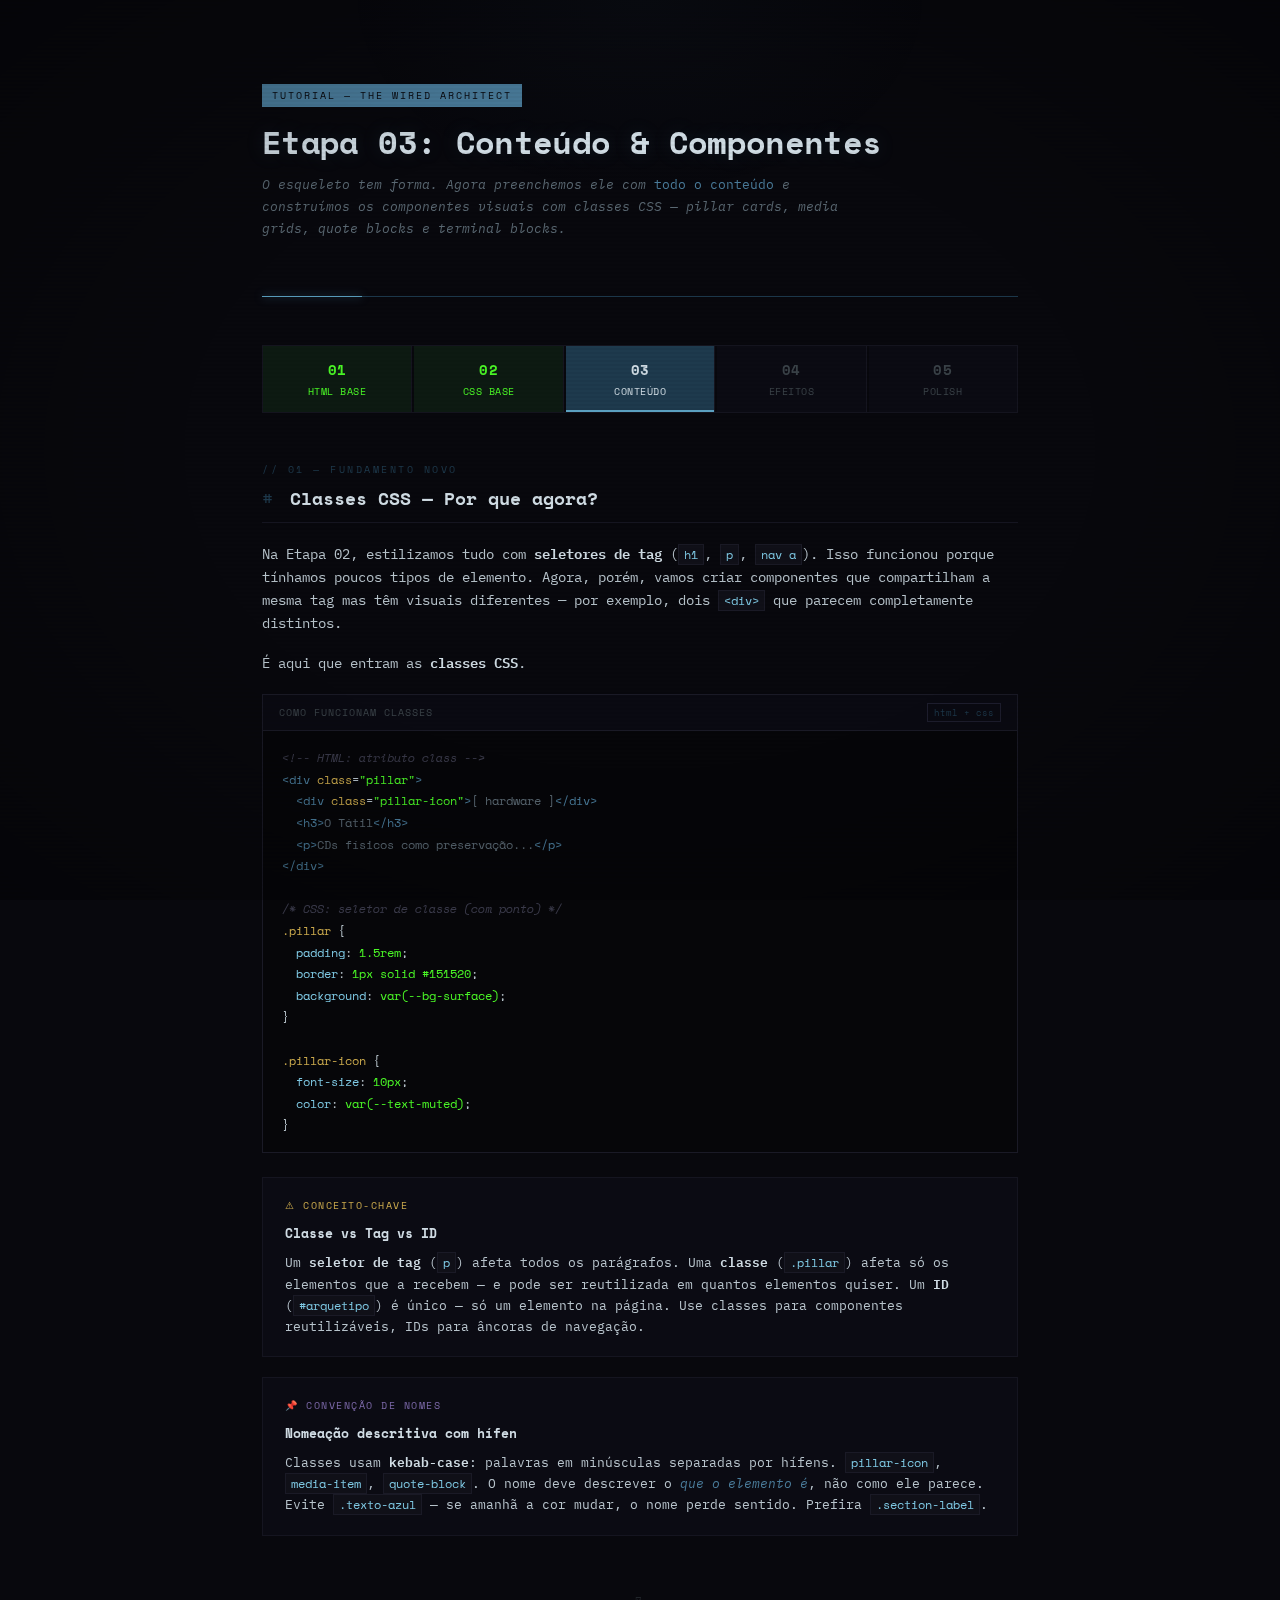
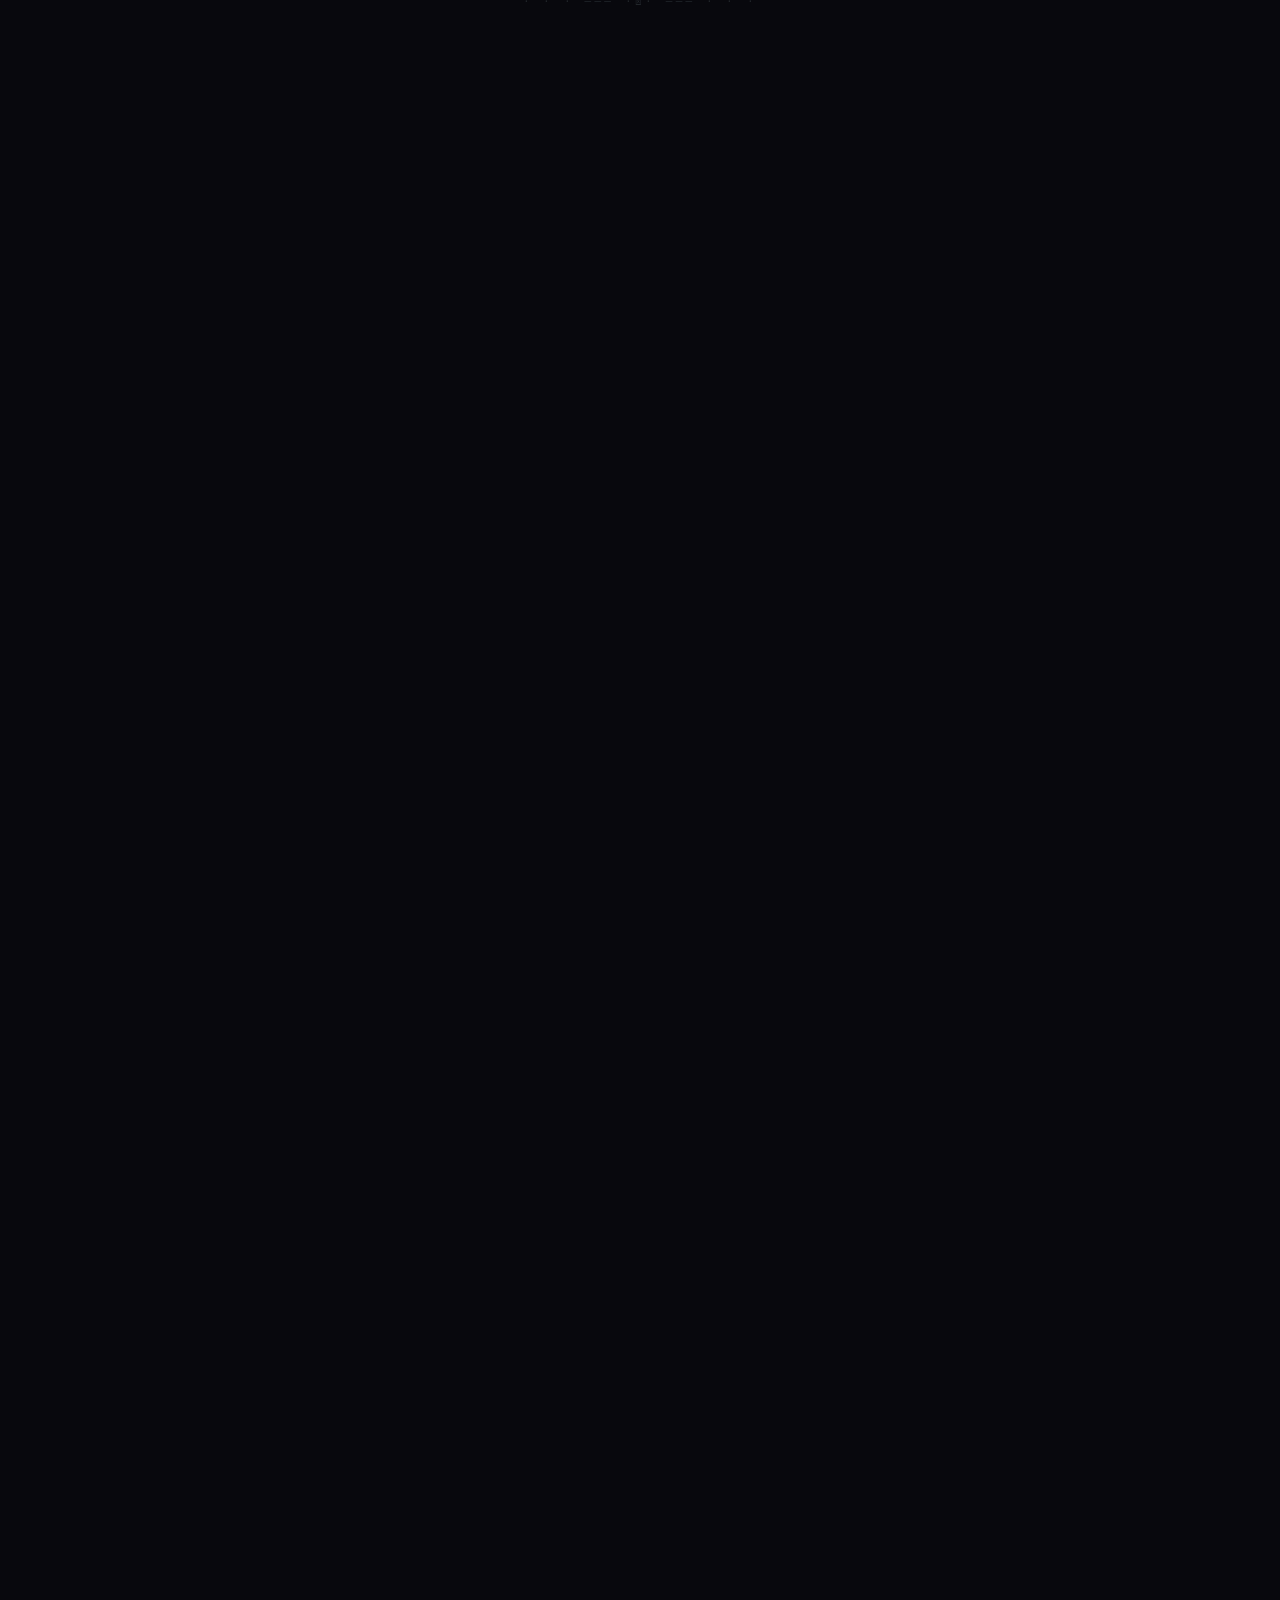
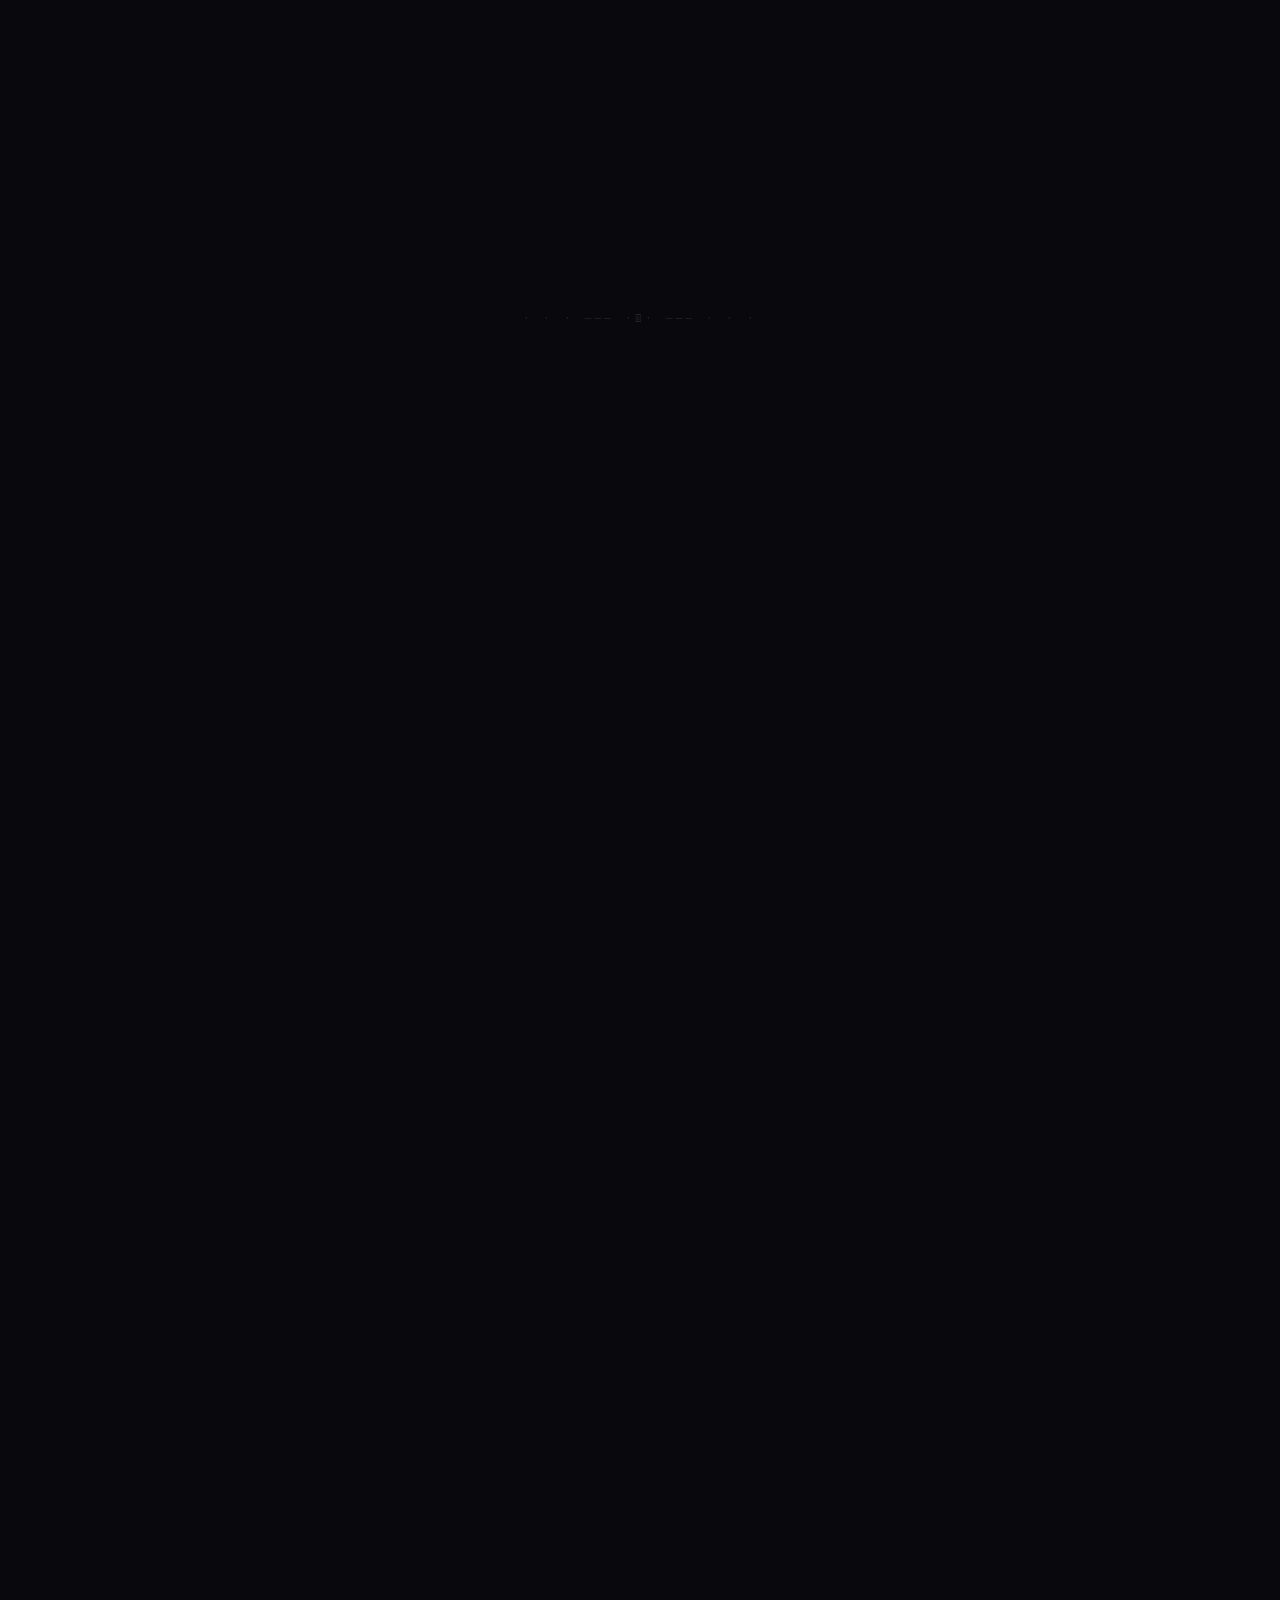
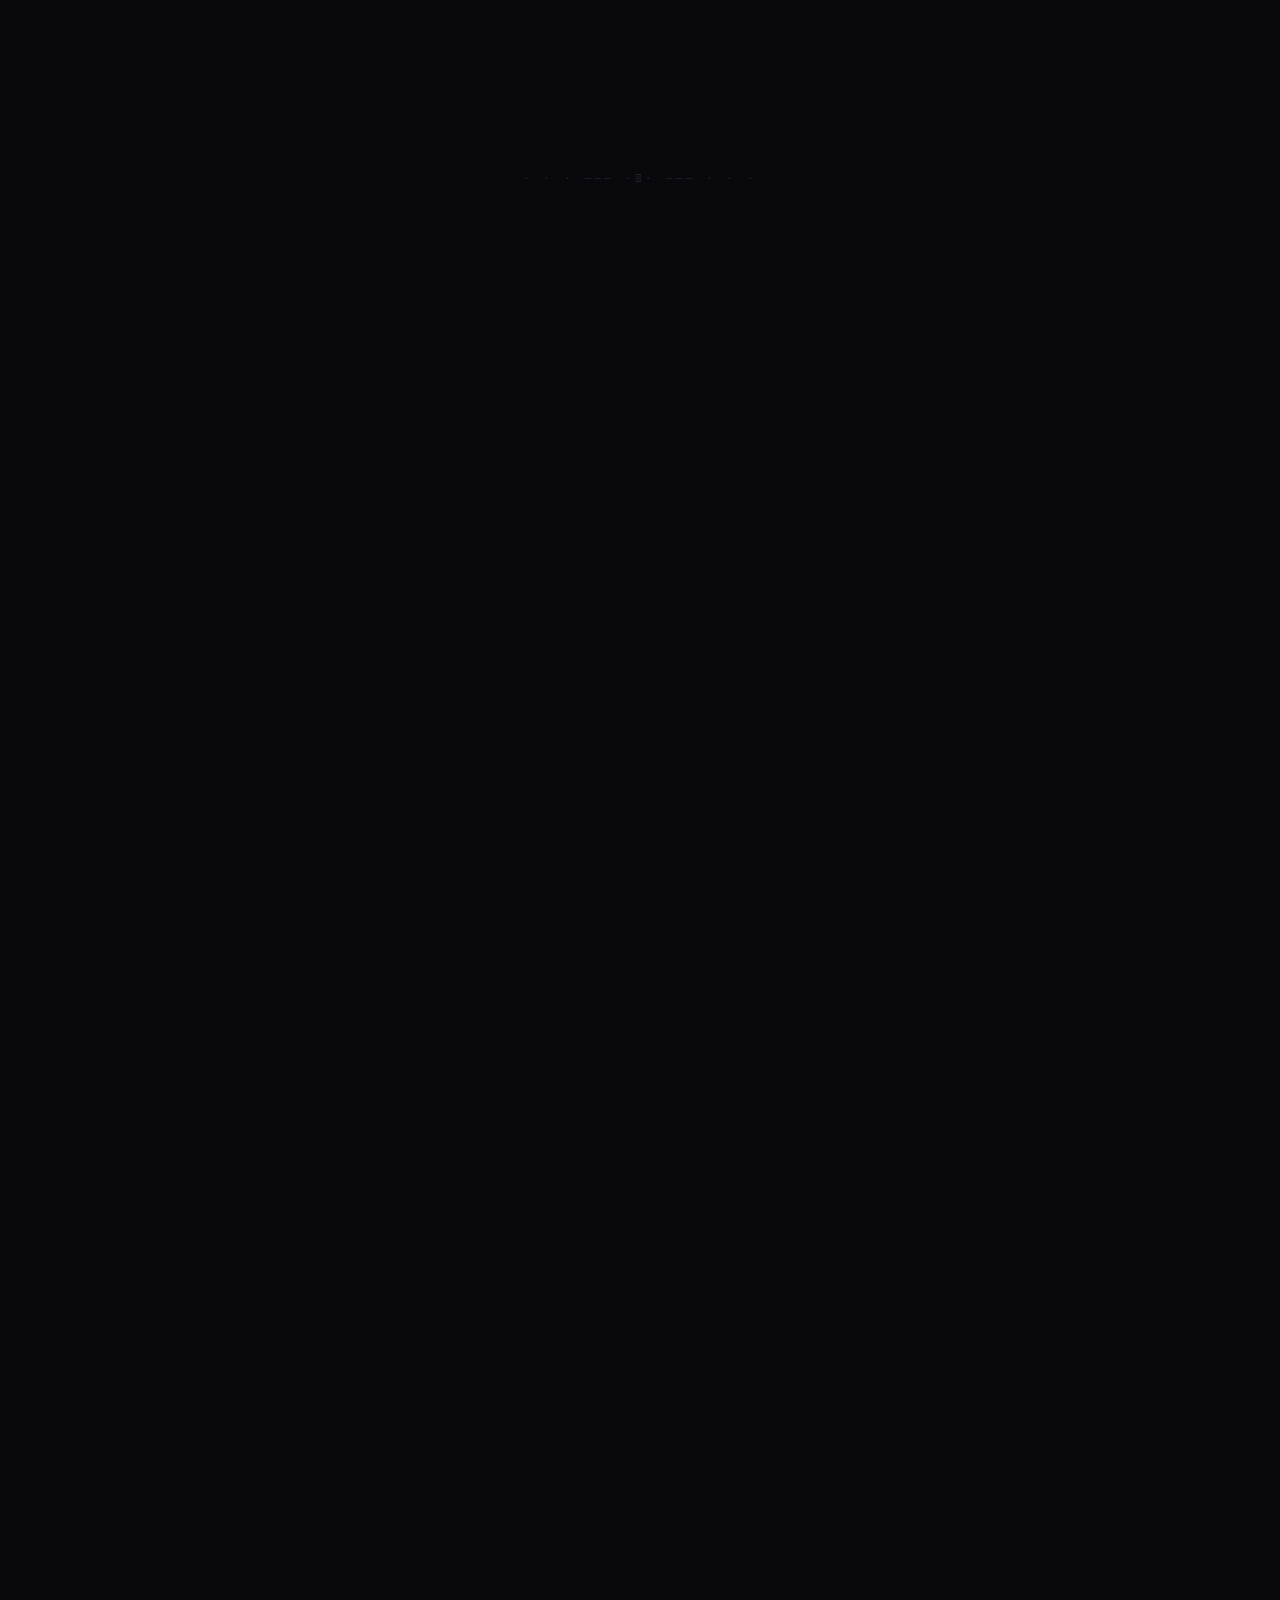
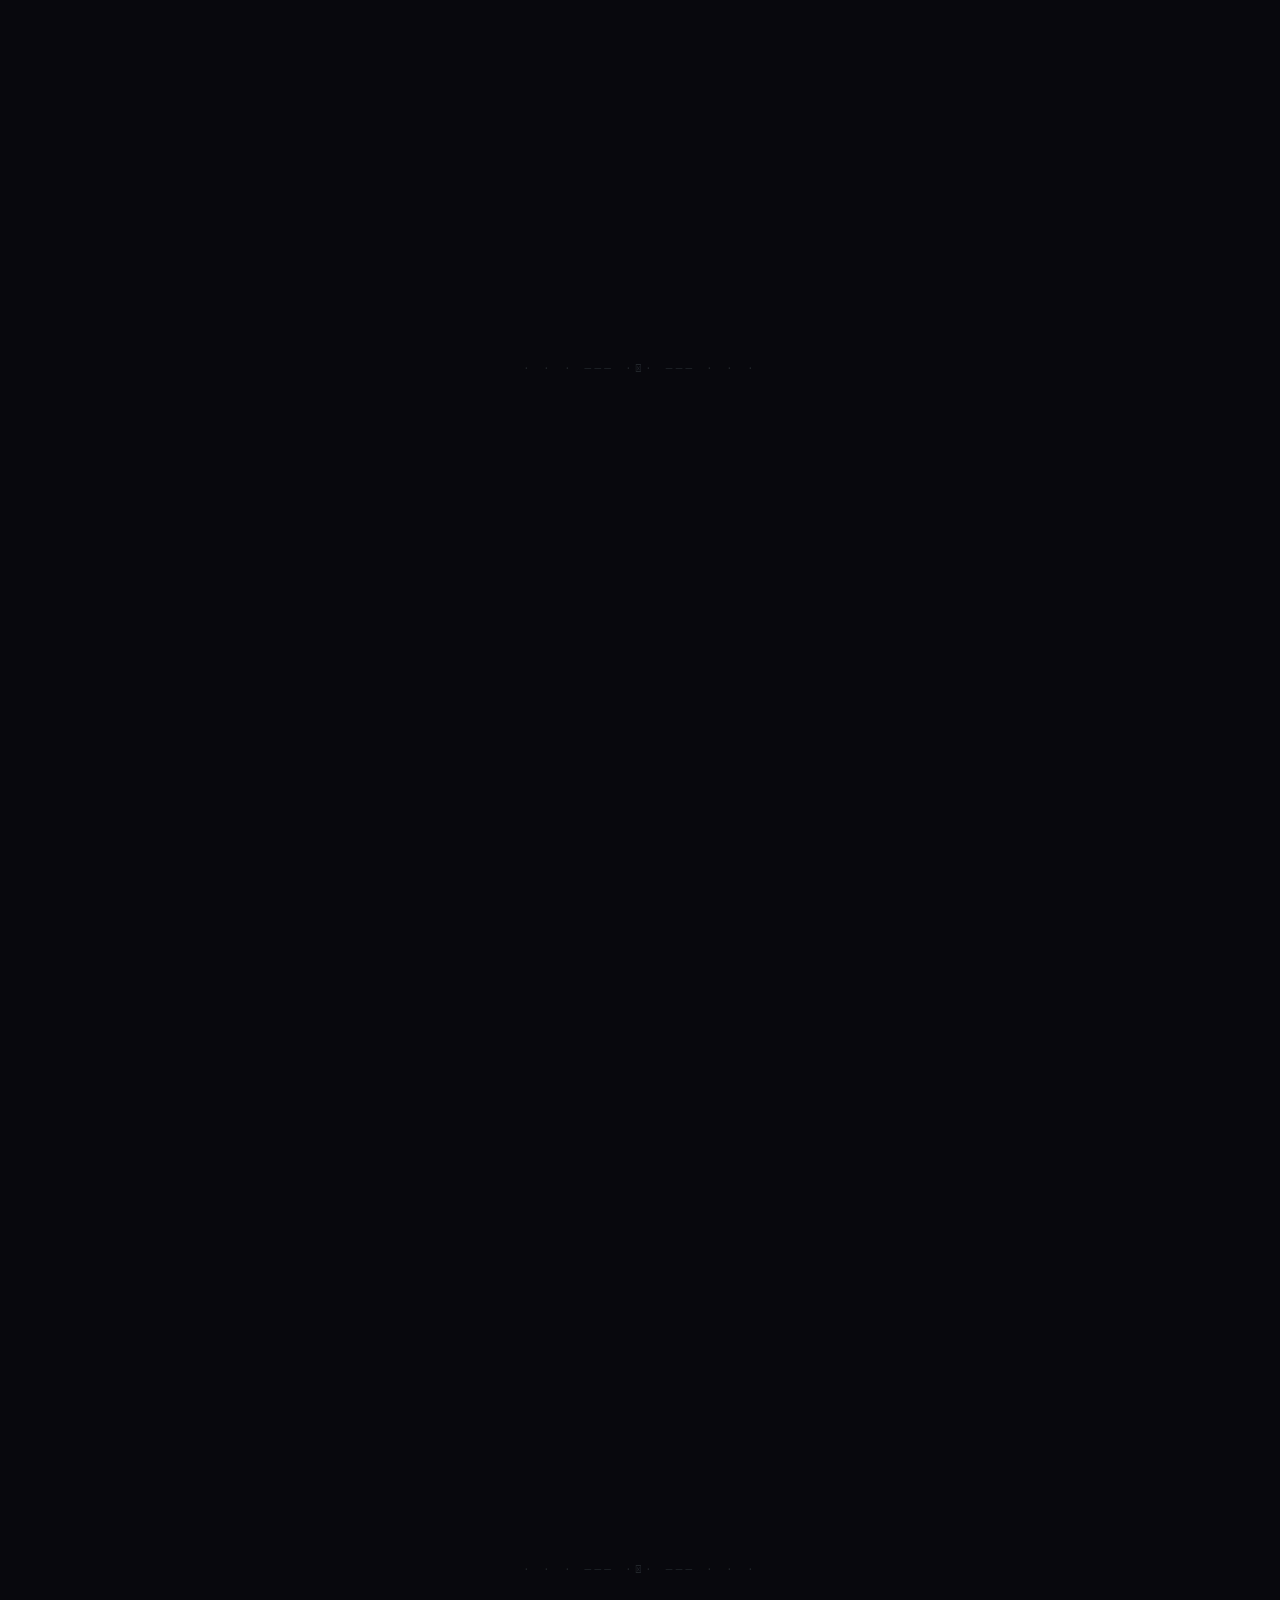
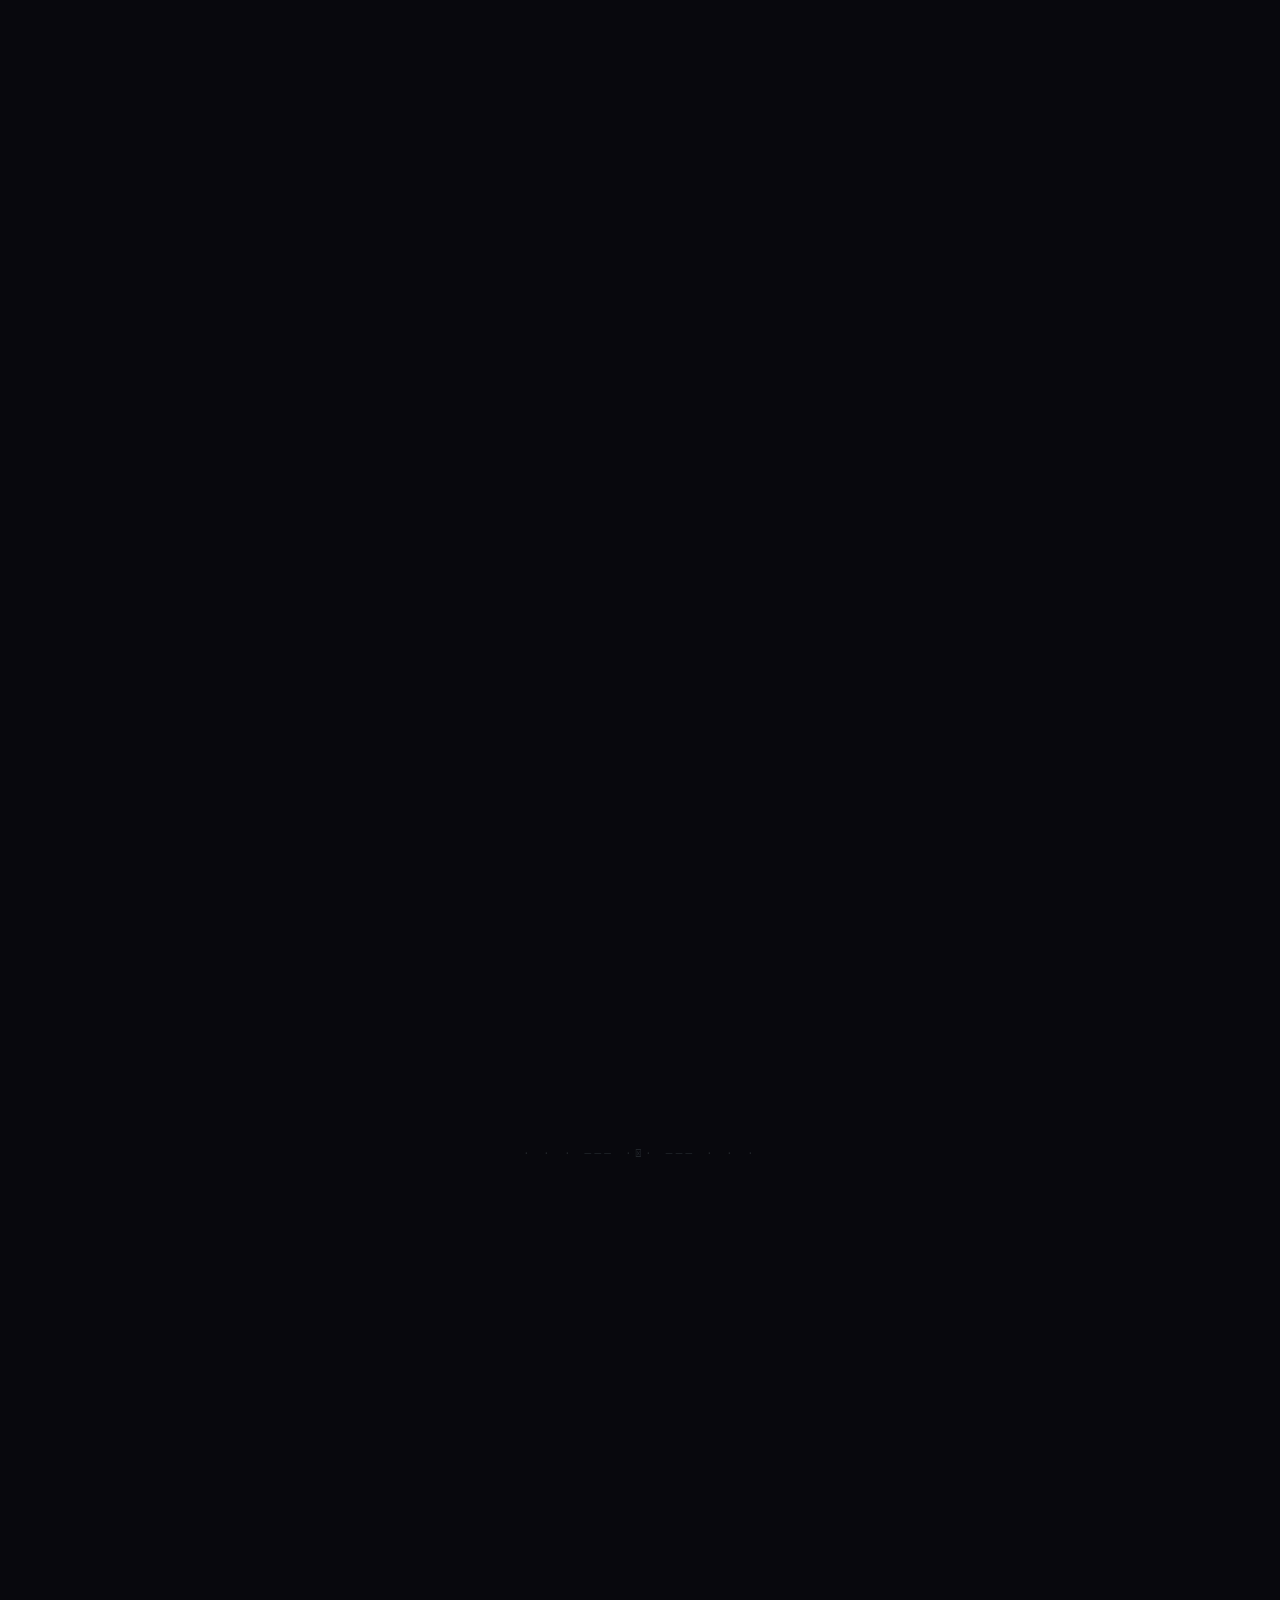
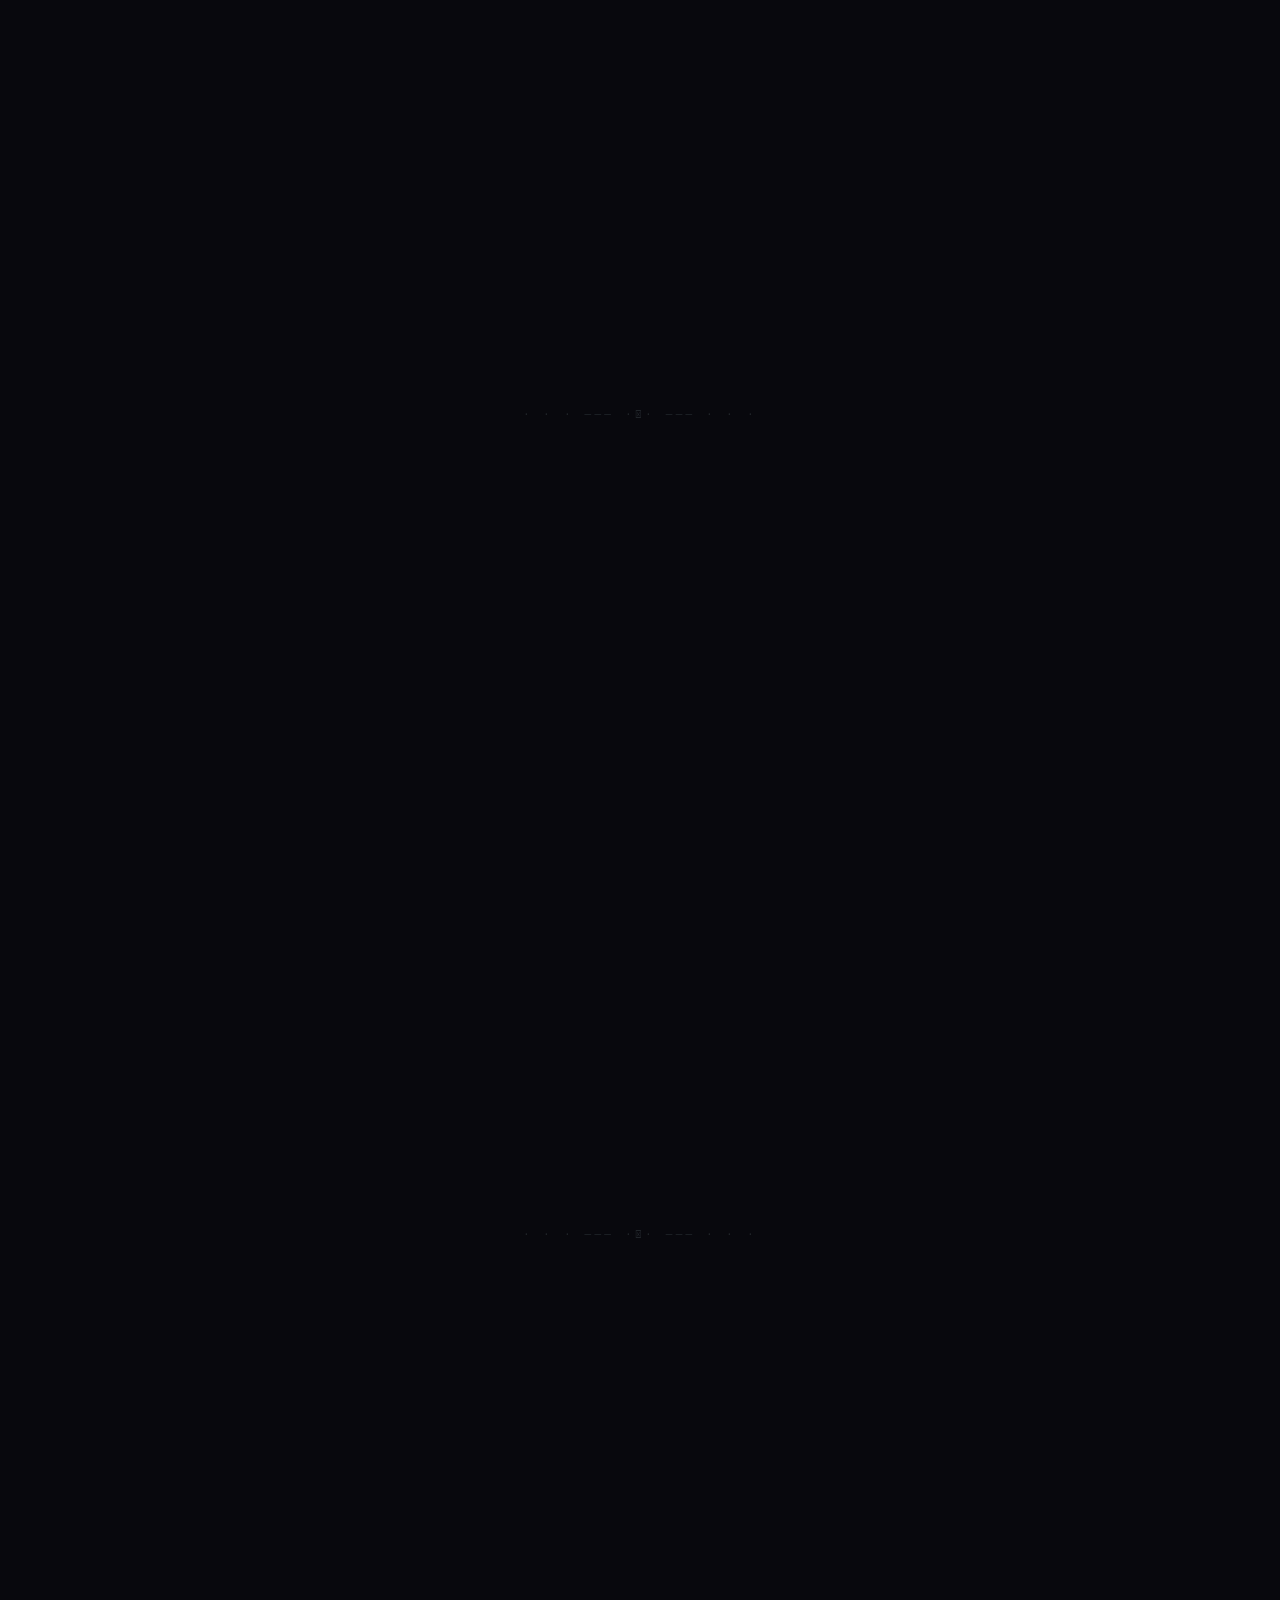
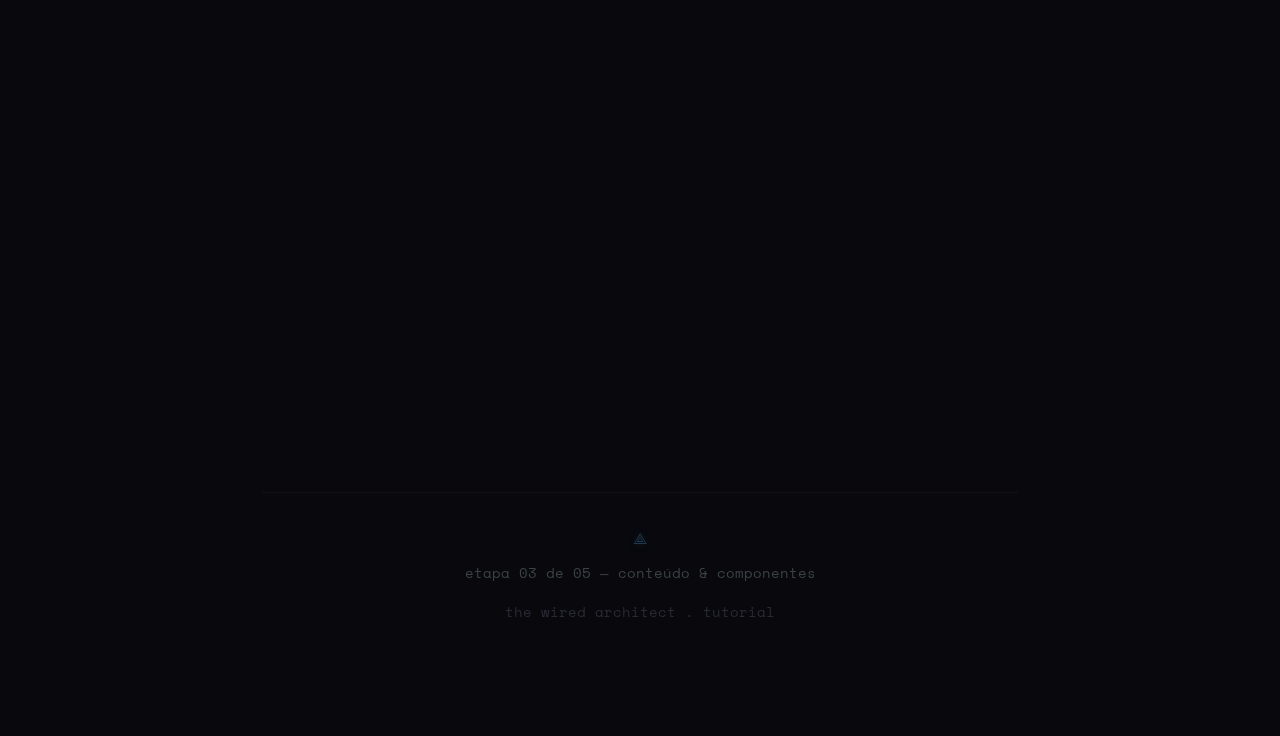
<file: Etapas (Ensinados via LLM)/etapa-03-guia.html>
<!DOCTYPE html>
<html lang="pt-BR">
<head>
<meta charset="UTF-8">
<meta name="viewport" content="width=device-width, initial-scale=1.0">
<title>Etapa 03 — Conteúdo & Componentes</title>
<link href="https://fonts.googleapis.com/css2?family=IBM+Plex+Mono:ital,wght@0,300;0,400;0,500;0,600;0,700;1,400&family=Space+Mono:wght@400;700&display=swap" rel="stylesheet">
<style>
*, *::before, *::after { margin: 0; padding: 0; box-sizing: border-box; }

:root {
  --bg: #08080d;
  --bg-surface: #0b0b13;
  --bg-elevated: #101018;
  --blue-cold: #4a7c9b;
  --blue-glow: #5ba0c0;
  --blue-dim: #1e3a4d;
  --blue-accent: #7ec8e3;
  --green-term: #4af626;
  --text-primary: #b8c4cc;
  --text-dim: #5a6872;
  --text-muted: #3a4248;
  --red-dim: #8b3a3a;
  --white-flicker: #d0dce4;
  --yellow-warn: #c9a84c;
  --purple-note: #7b68a8;
}

html { scroll-behavior: smooth; scrollbar-width: thin; scrollbar-color: var(--blue-dim) var(--bg); }

body {
  font-family: 'IBM Plex Mono', monospace;
  background: var(--bg);
  color: var(--text-primary);
  line-height: 1.7;
  overflow-x: hidden;
}

.crt-overlay { position: fixed; inset: 0; pointer-events: none; z-index: 9999; }
.crt-overlay::before {
  content: ''; position: absolute; inset: 0;
  background: repeating-linear-gradient(0deg, transparent, transparent 2px, rgba(0,0,0,0.035) 2px, rgba(0,0,0,0.035) 4px);
}
.crt-overlay::after {
  content: ''; position: absolute; inset: 0;
  background: radial-gradient(ellipse at center, transparent 50%, rgba(0,0,0,0.3) 100%);
}

.ambient-glow {
  position: fixed; top: -200px; left: 50%; transform: translateX(-50%);
  width: 600px; height: 400px;
  background: radial-gradient(ellipse, rgba(74,124,155,0.04) 0%, transparent 70%);
  pointer-events: none; z-index: -1;
}

.scroll-bar {
  position: fixed; top: 0; left: 0; height: 2px;
  background: var(--blue-dim); box-shadow: 0 0 8px var(--blue-cold);
  z-index: 10001; width: 0%; transition: width 0.1s linear;
}

.wrapper { max-width: 820px; margin: 0 auto; padding: 2rem 2rem 6rem; }

.guide-header {
  padding: 3rem 0 2.5rem; border-bottom: 1px solid var(--blue-dim);
  margin-bottom: 3rem; position: relative;
}
.guide-header::after {
  content: ''; position: absolute; bottom: -1px; left: 0;
  width: 100px; height: 1px;
  background: var(--blue-glow); box-shadow: 0 0 8px var(--blue-cold);
}

.step-badge {
  display: inline-block; font-family: 'Space Mono', monospace;
  font-size: 10px; letter-spacing: 0.2em; text-transform: uppercase;
  color: var(--bg); background: var(--blue-cold);
  padding: 3px 10px; margin-bottom: 1rem;
}

.guide-header h1 {
  font-family: 'Space Mono', monospace;
  font-size: clamp(1.4rem, 3.5vw, 2rem);
  font-weight: 700; color: var(--white-flicker);
  letter-spacing: -0.02em; line-height: 1.2; margin-bottom: 0.8rem;
  text-shadow: 0 0 20px rgba(91,160,192,0.15);
}

.guide-header .subtitle { font-size: 13px; color: var(--text-dim); font-style: italic; max-width: 580px; }
.guide-header .subtitle em { color: var(--blue-cold); font-style: normal; }

.roadmap { display: flex; gap: 2px; margin-bottom: 3rem; border: 1px solid #151520; overflow: hidden; }
.roadmap-step {
  flex: 1; padding: 0.7rem 0.5rem; text-align: center;
  font-family: 'Space Mono', monospace; font-size: 10px;
  letter-spacing: 0.05em; text-transform: uppercase;
  background: var(--bg-surface); color: var(--text-muted);
  border-right: 1px solid #151520;
}
.roadmap-step:last-child { border-right: none; }
.roadmap-step.active { background: var(--blue-dim); color: var(--white-flicker); box-shadow: inset 0 -2px 0 var(--blue-glow); }
.roadmap-step.done { background: #0d1a12; color: #4af626; }
.roadmap-step .num { display: block; font-size: 14px; font-weight: 700; margin-bottom: 2px; }

section { margin-bottom: 3.5rem; }

.section-label {
  font-family: 'Space Mono', monospace; font-size: 10px;
  text-transform: uppercase; letter-spacing: 0.25em;
  color: var(--blue-dim); margin-bottom: 0.4rem;
}

h2 {
  font-family: 'Space Mono', monospace; font-size: 1.1rem; font-weight: 700;
  color: var(--white-flicker); margin-bottom: 1.2rem;
  padding-bottom: 0.5rem; border-bottom: 1px solid #151520;
}
h2 .hash { color: var(--blue-dim); margin-right: 0.4rem; font-weight: 400; }

h3 {
  font-family: 'Space Mono', monospace; font-size: 0.9rem; font-weight: 700;
  color: var(--blue-cold); margin: 1.8rem 0 0.6rem;
}

p { font-size: 13.5px; margin-bottom: 1rem; }
p.dim { color: var(--text-dim); }

strong { color: var(--white-flicker); font-weight: 600; }
em { color: var(--blue-cold); font-style: italic; }

code {
  font-family: 'Space Mono', monospace; font-size: 11.5px;
  background: var(--bg-elevated); padding: 1px 5px;
  border: 1px solid #1a1a26; color: var(--blue-accent);
}

.code-block {
  background: #060609; border: 1px solid #1a1a26;
  margin: 1.2rem 0 1.5rem; overflow-x: auto;
}
.code-block-header {
  display: flex; justify-content: space-between; align-items: center;
  padding: 0.5rem 1rem; border-bottom: 1px solid #1a1a26; background: #0a0a12;
}
.code-block-filename {
  font-family: 'Space Mono', monospace; font-size: 10px;
  letter-spacing: 0.1em; color: var(--text-muted); text-transform: uppercase;
}
.code-block-lang {
  font-family: 'Space Mono', monospace; font-size: 9px;
  padding: 1px 6px; border: 1px solid #1e1e2e; color: var(--blue-dim);
}
.code-block pre {
  padding: 1rem 1.2rem; font-family: 'Space Mono', monospace;
  font-size: 12px; line-height: 1.8; color: var(--text-primary); overflow-x: auto;
}

.tag { color: var(--blue-cold); }
.attr { color: var(--yellow-warn); }
.val { color: var(--green-term); }
.cmt { color: #3a3a4a; font-style: italic; }
.txt { color: var(--text-dim); }
.kw { color: var(--purple-note); }
.prop { color: var(--blue-accent); }
.sel { color: var(--yellow-warn); }

.concept {
  border: 1px solid #151520; background: var(--bg-surface);
  padding: 1.2rem 1.4rem; margin: 1.2rem 0;
  transition: border-color 0.3s;
}
.concept:hover { border-color: var(--blue-dim); }
.concept-icon {
  font-family: 'Space Mono', monospace; font-size: 10px;
  text-transform: uppercase; letter-spacing: 0.15em;
  color: var(--text-muted); margin-bottom: 0.5rem;
}
.concept-icon.important { color: var(--yellow-warn); }
.concept-icon.note { color: var(--purple-note); }
.concept-icon.tip { color: var(--green-term); }
.concept h4 {
  font-family: 'Space Mono', monospace; font-size: 13px;
  font-weight: 700; color: var(--white-flicker); margin-bottom: 0.5rem;
}
.concept p { font-size: 12.5px; margin-bottom: 0; }
.concept p + p { margin-top: 0.6rem; }

.compare-grid {
  display: grid; grid-template-columns: 1fr 1fr; gap: 2px;
  border: 1px solid #151520; margin: 1.2rem 0;
}
.compare-col { background: var(--bg-surface); padding: 1rem 1.2rem; }
.compare-col.bad { border-top: 2px solid var(--red-dim); }
.compare-col.good { border-top: 2px solid #3a6b3a; }
.compare-label {
  font-family: 'Space Mono', monospace; font-size: 10px;
  text-transform: uppercase; letter-spacing: 0.15em; margin-bottom: 0.6rem;
}
.compare-col.bad .compare-label { color: var(--red-dim); }
.compare-col.good .compare-label { color: #3a6b3a; }
.compare-col pre {
  font-family: 'Space Mono', monospace; font-size: 11px;
  line-height: 1.7; color: var(--text-dim);
}

.ascii-divider {
  font-family: 'Space Mono', monospace; font-size: 11px;
  color: var(--text-muted); text-align: center; margin: 2.5rem 0;
  opacity: 0.5; letter-spacing: 0.3em; user-select: none;
}

.checklist {
  border: 1px solid #151520; background: var(--bg-surface);
  padding: 1.2rem 1.4rem; margin: 1.2rem 0;
}
.checklist-title {
  font-family: 'Space Mono', monospace; font-size: 10px;
  text-transform: uppercase; letter-spacing: 0.2em;
  color: var(--text-muted); margin-bottom: 0.8rem;
}
.checklist-item { font-size: 12.5px; padding: 0.3rem 0; color: var(--text-dim); }
.checklist-item .check { color: var(--green-term); margin-right: 0.5rem; }

.guide-footer {
  margin-top: 3rem; padding-top: 2rem; border-top: 1px solid #111119;
  text-align: center; font-size: 11px; color: var(--text-muted);
  font-family: 'Space Mono', monospace;
}
.guide-footer .glyph {
  font-size: 16px; display: block; margin-bottom: 0.6rem;
  color: var(--blue-dim); text-shadow: 0 0 10px rgba(91,160,192,0.2);
}

/* LIVE DEMO PANELS */
.live-demo {
  border: 1px solid #1a1a26; margin: 1.5rem 0; overflow: hidden;
}
.live-demo-header {
  padding: 0.4rem 1rem; background: #0a0a12;
  border-bottom: 1px solid #1a1a26;
  font-family: 'Space Mono', monospace; font-size: 10px;
  color: var(--text-muted); letter-spacing: 0.1em; text-transform: uppercase;
  display: flex; justify-content: space-between; align-items: center;
}
.live-demo-body { padding: 1.5rem; background: var(--bg); }
.live-demo-label {
  font-size: 9px; padding: 1px 5px;
  border: 1px solid #1e1e2e; color: var(--green-term);
}

/* DEMO: pillar card */
.demo-pillar {
  padding: 1.5rem; border: 1px solid #151520;
  background: var(--bg-surface); transition: border-color 0.3s;
}
.demo-pillar:hover { border-color: var(--blue-dim); }
.demo-pillar-icon {
  font-size: 10px; font-family: 'Space Mono', monospace;
  color: var(--text-muted); letter-spacing: 0.15em;
  text-transform: uppercase; margin-bottom: 0.6rem;
}
.demo-pillar h4 {
  font-family: 'Space Mono', monospace; font-size: 0.9rem;
  font-weight: 700; color: var(--blue-cold); margin-bottom: 0.8rem;
}
.demo-pillar p { font-size: 13px; margin-bottom: 0.8rem; }
.demo-pillar-tag {
  display: inline-block; font-size: 10px; padding: 2px 8px;
  border: 1px solid #1e1e2e; color: var(--text-muted);
  font-family: 'Space Mono', monospace; letter-spacing: 0.05em;
}

/* DEMO: media grid */
.demo-media-grid {
  display: flex; flex-direction: column; gap: 1px;
  background: #151520; border: 1px solid #151520;
}
.demo-media-item {
  display: grid; grid-template-columns: 80px 1fr;
  background: var(--bg-surface); padding: 1rem 1.2rem;
  transition: background 0.2s;
}
.demo-media-item:hover { background: var(--bg-elevated); }
.demo-media-type {
  font-size: 10px; font-family: 'Space Mono', monospace;
  text-transform: uppercase; letter-spacing: 0.15em;
  color: var(--blue-dim); padding-top: 2px;
}
.demo-media-type.filme { color: var(--red-dim); }
.demo-media-info h5 {
  font-size: 13px; font-weight: 600; color: var(--white-flicker);
  margin-bottom: 0.3rem; font-family: 'IBM Plex Mono', monospace;
}
.demo-media-info p { font-size: 12px; color: var(--text-dim); margin: 0; line-height: 1.5; }

/* DEMO: quote block */
.demo-quote {
  border-left: 2px solid var(--blue-dim); padding: 1rem 1.5rem;
  background: var(--bg-surface); font-size: 13px;
  color: var(--text-dim); font-style: italic; position: relative;
}
.demo-quote::before {
  content: '/*'; position: absolute; top: -8px; left: 12px;
  font-size: 10px; color: var(--text-muted); font-style: normal;
  font-family: 'Space Mono', monospace;
}
.demo-quote::after {
  content: '*/'; position: absolute; bottom: -8px; right: 12px;
  font-size: 10px; color: var(--text-muted); font-style: normal;
  font-family: 'Space Mono', monospace;
}
.demo-quote em { color: var(--blue-glow); }

/* DEMO: terminal block */
.demo-terminal {
  background: #060609; border: 1px solid #1a1a26;
  padding: 1.2rem 1.5rem; font-family: 'Space Mono', monospace; font-size: 12px;
}
.demo-terminal .prompt { color: var(--blue-cold); }
.demo-terminal .command { color: var(--green-term); }
.demo-terminal .output { color: var(--text-muted); }
.demo-terminal .tcomment { color: #3a3a4a; }

.fade-in {
  opacity: 0; transform: translateY(10px);
  transition: opacity 0.5s ease, transform 0.5s ease;
}
.fade-in.visible { opacity: 1; transform: translateY(0); }

@media (max-width: 600px) {
  .wrapper { padding: 1.5rem 1rem 4rem; }
  .roadmap { flex-wrap: wrap; }
  .roadmap-step { flex: none; width: 50%; }
  .compare-grid { grid-template-columns: 1fr; }
  .demo-media-item { grid-template-columns: 60px 1fr; }
}
</style>
</head>
<body>

<div class="crt-overlay"></div>
<div class="ambient-glow"></div>
<div class="scroll-bar" id="scrollBar"></div>

<div class="wrapper">

  <header class="guide-header">
    <div class="step-badge">tutorial — the wired architect</div>
    <h1>Etapa 03: Conteúdo & Componentes</h1>
    <p class="subtitle">
      O esqueleto tem forma. Agora preenchemos ele com <em>todo o conteúdo</em> e construímos os componentes visuais com classes CSS — pillar cards, media grids, quote blocks e terminal blocks.
    </p>
  </header>

  <div class="roadmap">
    <div class="roadmap-step done"><span class="num">01</span> html base</div>
    <div class="roadmap-step done"><span class="num">02</span> css base</div>
    <div class="roadmap-step active"><span class="num">03</span> conteúdo</div>
    <div class="roadmap-step"><span class="num">04</span> efeitos</div>
    <div class="roadmap-step"><span class="num">05</span> polish</div>
  </div>

  <!-- ==================== SECTION: CLASSES ==================== -->
  <section class="fade-in">
    <div class="section-label">// 01 — fundamento novo</div>
    <h2><span class="hash">#</span> Classes CSS — Por que agora?</h2>

    <p>
      Na Etapa 02, estilizamos tudo com <strong>seletores de tag</strong> (<code>h1</code>, <code>p</code>, <code>nav a</code>). Isso funcionou porque tínhamos poucos tipos de elemento. Agora, porém, vamos criar componentes que compartilham a mesma tag mas têm visuais diferentes — por exemplo, dois <code>&lt;div&gt;</code> que parecem completamente distintos.
    </p>

    <p>
      É aqui que entram as <strong>classes CSS</strong>.
    </p>

    <div class="code-block">
      <div class="code-block-header">
        <span class="code-block-filename">como funcionam classes</span>
        <span class="code-block-lang">html + css</span>
      </div>
      <pre>
<span class="cmt">&lt;!-- HTML: atributo class --&gt;</span>
<span class="tag">&lt;div</span> <span class="attr">class</span>=<span class="val">"pillar"</span><span class="tag">&gt;</span>
  <span class="tag">&lt;div</span> <span class="attr">class</span>=<span class="val">"pillar-icon"</span><span class="tag">&gt;</span><span class="txt">[ hardware ]</span><span class="tag">&lt;/div&gt;</span>
  <span class="tag">&lt;h3&gt;</span><span class="txt">O Tátil</span><span class="tag">&lt;/h3&gt;</span>
  <span class="tag">&lt;p&gt;</span><span class="txt">CDs físicos como preservação...</span><span class="tag">&lt;/p&gt;</span>
<span class="tag">&lt;/div&gt;</span>

<span class="cmt">/* CSS: seletor de classe (com ponto) */</span>
<span class="sel">.pillar</span> {
  <span class="prop">padding</span>: <span class="val">1.5rem</span>;
  <span class="prop">border</span>: <span class="val">1px solid #151520</span>;
  <span class="prop">background</span>: <span class="val">var(--bg-surface)</span>;
}

<span class="sel">.pillar-icon</span> {
  <span class="prop">font-size</span>: <span class="val">10px</span>;
  <span class="prop">color</span>: <span class="val">var(--text-muted)</span>;
}</pre>
    </div>

    <div class="concept">
      <div class="concept-icon important">⚠ conceito-chave</div>
      <h4>Classe vs Tag vs ID</h4>
      <p>Um <strong>seletor de tag</strong> (<code>p</code>) afeta todos os parágrafos. Uma <strong>classe</strong> (<code>.pillar</code>) afeta só os elementos que a recebem — e pode ser reutilizada em quantos elementos quiser. Um <strong>ID</strong> (<code>#arquetipo</code>) é único — só um elemento na página. Use classes para componentes reutilizáveis, IDs para âncoras de navegação.</p>
    </div>

    <div class="concept">
      <div class="concept-icon note">📌 convenção de nomes</div>
      <h4>Nomeação descritiva com hífen</h4>
      <p>Classes usam <strong>kebab-case</strong>: palavras em minúsculas separadas por hífens. <code>pillar-icon</code>, <code>media-item</code>, <code>quote-block</code>. O nome deve descrever o <em>que o elemento é</em>, não como ele parece. Evite <code>.texto-azul</code> — se amanhã a cor mudar, o nome perde sentido. Prefira <code>.section-label</code>.</p>
    </div>
  </section>

  <div class="ascii-divider">· · · ─── ·𖥸· ─── · · ·</div>

  <!-- ==================== SECTION: COMPONENTE 1 - PILLAR CARD ==================== -->
  <section class="fade-in">
    <div class="section-label">// 02 — componente</div>
    <h2><span class="hash">#</span> Pillar Card — Os Cards de Pilar</h2>

    <p>
      O primeiro componente customizado. Cada "pilar" da estética (O Tátil, O Construído, Backend Total) vira um card com borda, ícone, título, texto e tag.
    </p>

    <div class="live-demo">
      <div class="live-demo-header">
        <span>preview ao vivo</span>
        <span class="live-demo-label">componente</span>
      </div>
      <div class="live-demo-body">
        <div class="demo-pillar">
          <div class="demo-pillar-icon">[ hardware ]</div>
          <h4>O Tátil</h4>
          <p>CDs físicos como forma de preservação digital. Teclados mecânicos barulhentos que anunciam cada keystroke como um ato deliberado.</p>
          <div class="demo-pillar-tag">tangível > efêmero</div>
        </div>
      </div>
    </div>

    <div class="code-block">
      <div class="code-block-header">
        <span class="code-block-filename">html — estrutura do pillar</span>
        <span class="code-block-lang">html</span>
      </div>
      <pre>
<span class="tag">&lt;div</span> <span class="attr">class</span>=<span class="val">"pillar"</span><span class="tag">&gt;</span>
  <span class="tag">&lt;div</span> <span class="attr">class</span>=<span class="val">"pillar-icon"</span><span class="tag">&gt;</span><span class="txt">[ hardware ]</span><span class="tag">&lt;/div&gt;</span>
  <span class="tag">&lt;h3&gt;</span><span class="txt">O Tátil</span><span class="tag">&lt;/h3&gt;</span>
  <span class="tag">&lt;p&gt;</span><span class="txt">CDs físicos como forma de...</span><span class="tag">&lt;/p&gt;</span>
  <span class="tag">&lt;div</span> <span class="attr">class</span>=<span class="val">"pillar-tag"</span><span class="tag">&gt;</span><span class="txt">tangível > efêmero</span><span class="tag">&lt;/div&gt;</span>
<span class="tag">&lt;/div&gt;</span></pre>
    </div>

    <div class="code-block">
      <div class="code-block-header">
        <span class="code-block-filename">css — pillar card</span>
        <span class="code-block-lang">css</span>
      </div>
      <pre>
<span class="sel">.pillar</span> {
  <span class="prop">padding</span>:    <span class="val">1.5rem</span>;
  <span class="prop">margin</span>:     <span class="val">1.5rem 0</span>;
  <span class="prop">border</span>:     <span class="val">1px solid #151520</span>;
  <span class="prop">background</span>: <span class="val">var(--bg-surface)</span>;
  <span class="prop">transition</span>: <span class="val">border-color 0.3s</span>;   <span class="cmt">/* suaviza hover */</span>
}

<span class="sel">.pillar:hover</span> {
  <span class="prop">border-color</span>: <span class="val">var(--blue-dim)</span>;   <span class="cmt">/* borda azulada ao hover */</span>
}

<span class="sel">.pillar-icon</span> {
  <span class="prop">font-size</span>:      <span class="val">10px</span>;
  <span class="prop">font-family</span>:    <span class="val">'Space Mono', monospace</span>;
  <span class="prop">color</span>:          <span class="val">var(--text-muted)</span>;
  <span class="prop">letter-spacing</span>: <span class="val">0.15em</span>;
  <span class="prop">text-transform</span>: <span class="val">uppercase</span>;
  <span class="prop">margin-bottom</span>:  <span class="val">0.6rem</span>;
}

<span class="sel">.pillar-tag</span> {
  <span class="prop">display</span>:        <span class="val">inline-block</span>;
  <span class="prop">font-size</span>:      <span class="val">10px</span>;
  <span class="prop">padding</span>:        <span class="val">2px 8px</span>;
  <span class="prop">border</span>:         <span class="val">1px solid #1e1e2e</span>;
  <span class="prop">color</span>:          <span class="val">var(--text-muted)</span>;
  <span class="prop">font-family</span>:    <span class="val">'Space Mono', monospace</span>;
  <span class="prop">margin-top</span>:     <span class="val">0.8rem</span>;
  <span class="prop">letter-spacing</span>: <span class="val">0.05em</span>;
}</pre>
    </div>

    <div class="concept">
      <div class="concept-icon important">⚠ conceito-chave</div>
      <h4>transition — animação de estado</h4>
      <p><code>transition: border-color 0.3s</code> diz: "quando <code>border-color</code> mudar (por exemplo, no <code>:hover</code>), anime a transição ao longo de 0.3 segundos". Sem o <code>transition</code>, a borda mudaria instantaneamente — brusco e sem elegância. Com ele, há uma transição suave que dá sensação de feedback orgânico.</p>
    </div>

    <div class="concept">
      <div class="concept-icon note">📌 display: inline-block</div>
      <h4>O que o pillar-tag faz diferente?</h4>
      <p>Por padrão, <code>&lt;div&gt;</code> é <code>display: block</code> — ocupa 100% da largura. Com <code>inline-block</code>, o elemento ocupa apenas a largura do seu conteúdo (como um <code>&lt;span&gt;</code>), mas ainda aceita <code>padding</code> e <code>margin</code> verticais — o melhor dos dois mundos. Perfeito para tags e badges pequenos.</p>
    </div>
  </section>

  <div class="ascii-divider">· · · ─── ·𖥸· ─── · · ·</div>

  <!-- ==================== SECTION: COMPONENTE 2 - MEDIA GRID ==================== -->
  <section class="fade-in">
    <div class="section-label">// 03 — componente</div>
    <h2><span class="hash">#</span> Media Grid — Lista de Mídia</h2>

    <p>
      Para as seções de mídia canônica e som, usamos um layout de lista em grid. Cada item tem um <strong>tipo</strong> à esquerda e <strong>info</strong> à direita.
    </p>

    <div class="live-demo">
      <div class="live-demo-header">
        <span>preview ao vivo</span>
        <span class="live-demo-label">componente</span>
      </div>
      <div class="live-demo-body">
        <div class="demo-media-grid">
          <div class="demo-media-item">
            <div class="demo-media-type">anime</div>
            <div class="demo-media-info">
              <h5>Serial Experiments Lain</h5>
              <p>A base. A conexão entre consciência humana e a Wired.</p>
            </div>
          </div>
          <div class="demo-media-item">
            <div class="demo-media-type filme">filme</div>
            <div class="demo-media-info">
              <h5>The Matrix (1999)</h5>
              <p>Os terminais de código verde. A estética hacker raiz.</p>
            </div>
          </div>
        </div>
      </div>
    </div>

    <div class="code-block">
      <div class="code-block-header">
        <span class="code-block-filename">css — media grid</span>
        <span class="code-block-lang">css</span>
      </div>
      <pre>
<span class="cmt">/* Container: flexbox vertical com gaps de 1px */</span>
<span class="sel">.media-grid</span> {
  <span class="prop">display</span>:        <span class="val">flex</span>;
  <span class="prop">flex-direction</span>: <span class="val">column</span>;
  <span class="prop">gap</span>:            <span class="val">1px</span>;
  <span class="prop">background</span>:     <span class="val">#151520</span>;         <span class="cmt">/* a cor do gap */</span>
  <span class="prop">border</span>:         <span class="val">1px solid #151520</span>;
  <span class="prop">margin</span>:         <span class="val">1.5rem 0</span>;
}

<span class="cmt">/* Cada item: grid de 2 colunas */</span>
<span class="sel">.media-item</span> {
  <span class="prop">display</span>:               <span class="val">grid</span>;
  <span class="prop">grid-template-columns</span>: <span class="val">80px 1fr</span>;
  <span class="prop">background</span>:            <span class="val">var(--bg-surface)</span>;
  <span class="prop">padding</span>:               <span class="val">1rem 1.2rem</span>;
  <span class="prop">transition</span>:            <span class="val">background 0.2s</span>;
}

<span class="sel">.media-item:hover</span> {
  <span class="prop">background</span>: <span class="val">var(--bg-elevated)</span>;
}</pre>
    </div>

    <div class="concept">
      <div class="concept-icon important">⚠ conceito-chave</div>
      <h4>CSS Grid — grid-template-columns</h4>
      <p><code>display: grid</code> ativa o CSS Grid no container. <code>grid-template-columns: 80px 1fr</code> cria duas colunas: a primeira com largura fixa de 80px e a segunda com <code>1fr</code> (uma "fração" — ocupa todo o espaço restante). É como dizer "80px para o rótulo, o resto para o conteúdo".</p>
    </div>

    <div class="concept">
      <div class="concept-icon tip">✓ truque visual: gap como separador</div>
      <h4>O gap de 1px com background</h4>
      <p>O container <code>.media-grid</code> tem <code>background: #151520</code> e <code>gap: 1px</code>. Cada item filho tem seu próprio background mais escuro. O resultado? O background do container aparece entre os itens como linhas divisórias de 1px. É uma técnica elegante para criar separadores sem usar <code>border-bottom</code> em cada item.</p>
    </div>
  </section>

  <div class="ascii-divider">· · · ─── ·𖥸· ─── · · ·</div>

  <!-- ==================== SECTION: COMPONENTE 3 - QUOTE BLOCK ==================== -->
  <section class="fade-in">
    <div class="section-label">// 04 — componente</div>
    <h2><span class="hash">#</span> Quote Block — Citação com Pseudo-elementos</h2>

    <p>
      O bloco de citação tem uma borda lateral azul e marcadores <code>/*</code> e <code>*/</code> — como um comentário de código. Esses marcadores são criados com <strong>pseudo-elementos</strong>, sem nenhuma tag extra no HTML.
    </p>

    <div class="live-demo">
      <div class="live-demo-header">
        <span>preview ao vivo</span>
        <span class="live-demo-label">componente</span>
      </div>
      <div class="live-demo-body" style="padding: 2rem 1.5rem;">
        <div class="demo-quote">
          A web deveria ser estranha, pessoal e feita à mão. Cada página deveria refletir uma <em>mente</em>, não uma <em>marca</em>.
        </div>
      </div>
    </div>

    <div class="code-block">
      <div class="code-block-header">
        <span class="code-block-filename">html — simples</span>
        <span class="code-block-lang">html</span>
      </div>
      <pre>
<span class="cmt">&lt;!-- Apenas um blockquote com classe --&gt;</span>
<span class="tag">&lt;blockquote</span> <span class="attr">class</span>=<span class="val">"quote-block"</span><span class="tag">&gt;</span>
  <span class="txt">A web deveria ser estranha, pessoal e feita à mão.
  Cada página deveria refletir uma </span><span class="tag">&lt;em&gt;</span><span class="txt">mente</span><span class="tag">&lt;/em&gt;</span><span class="txt">,
  não uma </span><span class="tag">&lt;em&gt;</span><span class="txt">marca</span><span class="tag">&lt;/em&gt;</span><span class="txt">.</span>
<span class="tag">&lt;/blockquote&gt;</span></pre>
    </div>

    <div class="code-block">
      <div class="code-block-header">
        <span class="code-block-filename">css — quote block com ::before e ::after</span>
        <span class="code-block-lang">css</span>
      </div>
      <pre>
<span class="sel">.quote-block</span> {
  <span class="prop">border-left</span>: <span class="val">2px solid var(--blue-dim)</span>;
  <span class="prop">padding</span>:     <span class="val">1rem 1.5rem</span>;
  <span class="prop">margin</span>:      <span class="val">2rem 0</span>;
  <span class="prop">background</span>: <span class="val">var(--bg-surface)</span>;
  <span class="prop">font-size</span>:   <span class="val">13px</span>;
  <span class="prop">color</span>:       <span class="val">var(--text-dim)</span>;
  <span class="prop">font-style</span>: <span class="val">italic</span>;
  <span class="prop">position</span>:   <span class="val">relative</span>;            <span class="cmt">/* âncora para ::before/::after */</span>
}

<span class="sel">.quote-block::before</span> {
  <span class="prop">content</span>:     <span class="val">'/*'</span>;                <span class="cmt">/* texto gerado por CSS */</span>
  <span class="prop">position</span>:    <span class="val">absolute</span>;
  <span class="prop">top</span>:         <span class="val">-8px</span>;
  <span class="prop">left</span>:        <span class="val">12px</span>;
  <span class="prop">font-size</span>:   <span class="val">10px</span>;
  <span class="prop">color</span>:       <span class="val">var(--text-muted)</span>;
  <span class="prop">font-style</span>: <span class="val">normal</span>;
  <span class="prop">font-family</span>: <span class="val">'Space Mono', monospace</span>;
}

<span class="sel">.quote-block::after</span> {
  <span class="prop">content</span>:  <span class="val">'*/'</span>;
  <span class="prop">position</span>: <span class="val">absolute</span>;
  <span class="prop">bottom</span>:   <span class="val">-8px</span>;
  <span class="prop">right</span>:    <span class="val">12px</span>;
  <span class="cmt">/* ...mesmo estilo do ::before */</span>
}</pre>
    </div>

    <div class="concept">
      <div class="concept-icon important">⚠ conceito-chave</div>
      <h4>::before e ::after — Pseudo-elementos</h4>
      <p>Pseudo-elementos criam conteúdo "fantasma" — elementos que existem visualmente mas <strong>não existem no HTML</strong>. <code>::before</code> insere conteúdo antes do conteúdo real, <code>::after</code> depois. A propriedade <code>content</code> é obrigatória (sem ela, o pseudo-elemento não aparece). Perfeito para decorações que não são conteúdo semântico.</p>
    </div>

    <div class="concept">
      <div class="concept-icon important">⚠ conceito-chave</div>
      <h4>position: relative + absolute</h4>
      <p>O pai tem <code>position: relative</code> — isso o transforma na "âncora" de referência. Os filhos com <code>position: absolute</code> se posicionam em relação a esse pai, usando <code>top</code>, <code>bottom</code>, <code>left</code>, <code>right</code>. Sem o <code>relative</code> no pai, os filhos se posicionariam em relação à página inteira — quase nunca é o que queremos.</p>
    </div>
  </section>

  <div class="ascii-divider">· · · ─── ·𖥸· ─── · · ·</div>

  <!-- ==================== SECTION: COMPONENTE 4 - TERMINAL ==================== -->
  <section class="fade-in">
    <div class="section-label">// 05 — componente</div>
    <h2><span class="hash">#</span> Terminal Block — Bloco de Código</h2>

    <p>
      Os blocos de terminal simulam uma sessão CLI — com prompt, comandos e output em cores diferentes. A estrutura usa <code>&lt;span&gt;</code> inline com classes de cor.
    </p>

    <div class="live-demo">
      <div class="live-demo-header">
        <span>preview ao vivo</span>
        <span class="live-demo-label">componente</span>
      </div>
      <div class="live-demo-body">
        <div class="demo-terminal">
          <span class="tcomment"># a estética em três comandos</span><br>
          <span class="prompt">$</span> <span class="command">pacman -S base base-devel</span><br>
          <span class="prompt">$</span> <span class="command">vim ~/.config/everything</span><br>
          <br>
          <span class="output">:: The Wired Architect doesn't use defaults.</span>
        </div>
      </div>
    </div>

    <div class="code-block">
      <div class="code-block-header">
        <span class="code-block-filename">html + css</span>
        <span class="code-block-lang">terminal</span>
      </div>
      <pre>
<span class="cmt">&lt;!-- HTML: spans inline para colorir partes --&gt;</span>
<span class="tag">&lt;div</span> <span class="attr">class</span>=<span class="val">"terminal-block"</span><span class="tag">&gt;</span>
  <span class="tag">&lt;span</span> <span class="attr">class</span>=<span class="val">"comment"</span><span class="tag">&gt;</span><span class="txt"># comentário</span><span class="tag">&lt;/span&gt;&lt;br&gt;</span>
  <span class="tag">&lt;span</span> <span class="attr">class</span>=<span class="val">"prompt"</span><span class="tag">&gt;</span><span class="txt">$</span><span class="tag">&lt;/span&gt;</span>
  <span class="tag">&lt;span</span> <span class="attr">class</span>=<span class="val">"command"</span><span class="tag">&gt;</span><span class="txt">pacman -S base</span><span class="tag">&lt;/span&gt;</span>
<span class="tag">&lt;/div&gt;</span>

<span class="cmt">/* CSS */</span>
<span class="sel">.terminal-block</span> {
  <span class="prop">background</span>:  <span class="val">#060609</span>;
  <span class="prop">border</span>:      <span class="val">1px solid #1a1a26</span>;
  <span class="prop">padding</span>:     <span class="val">1.2rem 1.5rem</span>;
  <span class="prop">font-family</span>: <span class="val">'Space Mono', monospace</span>;
  <span class="prop">font-size</span>:   <span class="val">12px</span>;
}

<span class="sel">.terminal-block .prompt</span>  { <span class="prop">color</span>: <span class="val">var(--blue-cold)</span>;  }
<span class="sel">.terminal-block .command</span> { <span class="prop">color</span>: <span class="val">var(--green-term)</span>; }
<span class="sel">.terminal-block .output</span>  { <span class="prop">color</span>: <span class="val">var(--text-muted)</span>; }
<span class="sel">.terminal-block .comment</span> { <span class="prop">color</span>: <span class="val">#3a3a4a</span>;          }</pre>
    </div>

    <div class="concept">
      <div class="concept-icon note">📌 seletor descendente com classe</div>
      <h4>.terminal-block .prompt</h4>
      <p><code>.terminal-block .prompt</code> seleciona elementos <code>.prompt</code> que estão <strong>dentro</strong> de um <code>.terminal-block</code>. Assim, se existir um <code>.prompt</code> em outro lugar da página, ele não será afetado. É escopo por contexto — um princípio fundamental de CSS organizado.</p>
    </div>
  </section>

  <div class="ascii-divider">· · · ─── ·𖥸· ─── · · ·</div>

  <!-- ==================== SECTION: COMPONENTE 5 - DETALHES ==================== -->
  <section class="fade-in">
    <div class="section-label">// 06 — detalhes visuais</div>
    <h2><span class="hash">#</span> Detalhes: Section Labels, Dividers e Nav</h2>

    <p>
      Os últimos detalhes que dão ao site a personalidade completa: os labels de seção (<code>// 001</code>), os divisores ASCII, e o nav index atualizado com todas as seções.
    </p>

    <div class="code-block">
      <div class="code-block-header">
        <span class="code-block-filename">css — detalhes</span>
        <span class="code-block-lang">css</span>
      </div>
      <pre>
<span class="cmt">/* Label acima de cada seção (// 001, // 002...) */</span>
<span class="sel">.section-label</span> {
  <span class="prop">font-family</span>:    <span class="val">'Space Mono', monospace</span>;
  <span class="prop">font-size</span>:      <span class="val">10px</span>;
  <span class="prop">text-transform</span>: <span class="val">uppercase</span>;
  <span class="prop">letter-spacing</span>: <span class="val">0.25em</span>;
  <span class="prop">color</span>:          <span class="val">var(--blue-dim)</span>;
  <span class="prop">margin-bottom</span>:  <span class="val">0.5rem</span>;
}

<span class="cmt">/* Divisor decorativo entre seções */</span>
<span class="sel">.ascii-divider</span> {
  <span class="prop">font-family</span>: <span class="val">'Space Mono', monospace</span>;
  <span class="prop">font-size</span>:   <span class="val">11px</span>;
  <span class="prop">color</span>:       <span class="val">var(--text-muted)</span>;
  <span class="prop">text-align</span>:  <span class="val">center</span>;
  <span class="prop">margin</span>:      <span class="val">3rem 0</span>;
  <span class="prop">opacity</span>:     <span class="val">0.5</span>;
  <span class="prop">user-select</span>: <span class="val">none</span>;           <span class="cmt">/* impede seleção de texto */</span>
}

<span class="cmt">/* Nav index com título */</span>
<span class="sel">.nav-index-title</span> {
  <span class="prop">font-size</span>:      <span class="val">10px</span>;
  <span class="prop">text-transform</span>: <span class="val">uppercase</span>;
  <span class="prop">letter-spacing</span>: <span class="val">0.2em</span>;
  <span class="prop">color</span>:          <span class="val">var(--text-muted)</span>;
  <span class="prop">margin-bottom</span>:  <span class="val">0.8rem</span>;
  <span class="prop">font-family</span>:    <span class="val">'Space Mono', monospace</span>;
}</pre>
    </div>

    <div class="concept">
      <div class="concept-icon tip">✓ user-select: none</div>
      <h4>Prevenindo seleção acidental</h4>
      <p>Os divisores ASCII são puramente decorativos. Se o usuário selecionar texto na página (Ctrl+A), não queremos que esses caracteres estranhos poluam a seleção. <code>user-select: none</code> torna o elemento invisível para a seleção de texto — existe visualmente, mas não pode ser copiado.</p>
    </div>
  </section>

  <div class="ascii-divider">· · · ─── ·𖥸· ─── · · ·</div>

  <!-- ==================== SECTION: HEADER REFINADO ==================== -->
  <section class="fade-in">
    <div class="section-label">// 07 — refinamento</div>
    <h2><span class="hash">#</span> Header Refinado com ::after</h2>

    <p>
      O header original do site tem um detalhe sutil: uma <strong>linha brilhante</strong> no canto esquerdo da borda inferior, com um leve glow azulado. Fazemos isso com <code>::after</code> no header.
    </p>

    <div class="code-block">
      <div class="code-block-header">
        <span class="code-block-filename">css — header glow line</span>
        <span class="code-block-lang">css</span>
      </div>
      <pre>
<span class="sel">header</span> {
  <span class="cmt">/* ...estilos existentes... */</span>
  <span class="prop">position</span>: <span class="val">relative</span>;                 <span class="cmt">/* âncora do ::after */</span>
}

<span class="sel">header::after</span> {
  <span class="prop">content</span>:    <span class="val">''</span>;                      <span class="cmt">/* content vazio mas obrigatório */</span>
  <span class="prop">position</span>:   <span class="val">absolute</span>;
  <span class="prop">bottom</span>:     <span class="val">-1px</span>;                    <span class="cmt">/* sobrepõe a borda */</span>
  <span class="prop">left</span>:       <span class="val">0</span>;
  <span class="prop">width</span>:      <span class="val">120px</span>;
  <span class="prop">height</span>:     <span class="val">1px</span>;
  <span class="prop">background</span>: <span class="val">var(--blue-glow)</span>;
  <span class="prop">box-shadow</span>: <span class="val">0 0 8px var(--blue-cold)</span>; <span class="cmt">/* o glow */</span>
}</pre>
    </div>

    <div class="concept">
      <div class="concept-icon important">⚠ conceito-chave</div>
      <h4>box-shadow como glow</h4>
      <p><code>box-shadow</code> normalmente cria sombras, mas com <code>blur</code> alto e uma cor brilhante sobre fundo escuro, o efeito é um <strong>glow</strong> — um brilho difuso. <code>0 0 8px var(--blue-cold)</code> significa: sem offset X ou Y, 8px de blur, cor azul. É a técnica mais usada em interfaces de estética cyberpunk/neon.</p>
    </div>
  </section>

  <div class="ascii-divider">· · · ─── ·𖥸· ─── · · ·</div>

  <!-- ==================== SECTION: MEDIA TYPES ==================== -->
  <section class="fade-in">
    <div class="section-label">// 08 — modificadores</div>
    <h2><span class="hash">#</span> Classes Modificadoras</h2>

    <p>
      Na media grid, cada tipo de mídia tem uma cor diferente: anime é azul, filme é vermelho, jogo é verde, música é amarelado. Em vez de criar classes totalmente novas, usamos <strong>classes modificadoras</strong> — classes adicionais que alteram apenas uma propriedade.
    </p>

    <div class="code-block">
      <div class="code-block-header">
        <span class="code-block-filename">classes modificadoras</span>
        <span class="code-block-lang">html + css</span>
      </div>
      <pre>
<span class="cmt">&lt;!-- HTML: duas classes no mesmo elemento --&gt;</span>
<span class="tag">&lt;div</span> <span class="attr">class</span>=<span class="val">"media-type anime"</span><span class="tag">&gt;</span><span class="txt">anime</span><span class="tag">&lt;/div&gt;</span>
<span class="tag">&lt;div</span> <span class="attr">class</span>=<span class="val">"media-type filme"</span><span class="tag">&gt;</span><span class="txt">filme</span><span class="tag">&lt;/div&gt;</span>
<span class="tag">&lt;div</span> <span class="attr">class</span>=<span class="val">"media-type jogo"</span><span class="tag">&gt;</span><span class="txt">jogo</span><span class="tag">&lt;/div&gt;</span>
<span class="tag">&lt;div</span> <span class="attr">class</span>=<span class="val">"media-type musica"</span><span class="tag">&gt;</span><span class="txt">ambient</span><span class="tag">&lt;/div&gt;</span>

<span class="cmt">/* CSS: classe base + modificadoras */</span>
<span class="sel">.media-type</span>        { <span class="prop">color</span>: <span class="val">var(--text-muted)</span>; }
<span class="sel">.media-type.anime</span>  { <span class="prop">color</span>: <span class="val">var(--blue-dim)</span>;  }
<span class="sel">.media-type.filme</span>  { <span class="prop">color</span>: <span class="val">var(--red-dim)</span>;   }
<span class="sel">.media-type.jogo</span>   { <span class="prop">color</span>: <span class="val">#3a6b3a</span>;         }
<span class="sel">.media-type.musica</span> { <span class="prop">color</span>: <span class="val">#6b5a3a</span>;         }</pre>
    </div>

    <div class="concept">
      <div class="concept-icon important">⚠ conceito-chave</div>
      <h4>Múltiplas classes no mesmo elemento</h4>
      <p>Um elemento pode ter quantas classes quiser, separadas por espaço: <code>class="media-type anime"</code>. No CSS, <code>.media-type.anime</code> (sem espaço!) seleciona elementos que têm <strong>ambas</strong> as classes simultaneamente. Com espaço (<code>.media-type .anime</code>) significaria "um .anime dentro de um .media-type" — completamente diferente. O espaço muda tudo.</p>
    </div>
  </section>

  <div class="ascii-divider">· · · ─── ·𖥸· ─── · · ·</div>

  <!-- CHECKLIST -->
  <section class="fade-in">
    <div class="section-label">// checkpoint</div>
    <h2><span class="hash">#</span> Checklist da Etapa 03</h2>

    <div class="checklist">
      <div class="checklist-title">// o que você aprendeu</div>
      <div class="checklist-item"><span class="check">[✓]</span> Classes CSS: .classe no CSS, class="" no HTML</div>
      <div class="checklist-item"><span class="check">[✓]</span> Diferença entre seletor de tag, classe e ID</div>
      <div class="checklist-item"><span class="check">[✓]</span> Convenção kebab-case para nomes de classes</div>
      <div class="checklist-item"><span class="check">[✓]</span> transition para animações suaves de estado</div>
      <div class="checklist-item"><span class="check">[✓]</span> display: inline-block para badges/tags</div>
      <div class="checklist-item"><span class="check">[✓]</span> CSS Grid com grid-template-columns</div>
      <div class="checklist-item"><span class="check">[✓]</span> Flexbox com flex-direction: column</div>
      <div class="checklist-item"><span class="check">[✓]</span> Gap como separador visual (background trick)</div>
      <div class="checklist-item"><span class="check">[✓]</span> Pseudo-elementos ::before e ::after</div>
      <div class="checklist-item"><span class="check">[✓]</span> position: relative + absolute</div>
      <div class="checklist-item"><span class="check">[✓]</span> box-shadow como efeito de glow</div>
      <div class="checklist-item"><span class="check">[✓]</span> Classes modificadoras (múltiplas classes)</div>
      <div class="checklist-item"><span class="check">[✓]</span> user-select: none para decoração</div>
    </div>

    <div class="concept">
      <div class="concept-icon note">📌 próxima etapa</div>
      <h4>Etapa 04: Efeitos Especiais</h4>
      <p>Na próxima etapa, adicionamos o JavaScript e os efeitos que dão vida à estética CRT: a <strong>boot sequence</strong>, o overlay de <strong>scanlines</strong>, a <strong>noise texture</strong> gerada por canvas, a animação de <strong>flicker</strong> no título, o <strong>fade-in no scroll</strong>, e a <strong>barra de progresso</strong>. É onde o site passa de bonito para <em>imersivo</em>.</p>
    </div>
  </section>

  <footer class="guide-footer">
    <div class="glyph">⟁</div>
    <p>etapa 03 de 05 — conteúdo & componentes</p>
    <p style="margin-top: 0.4rem; color: #2a2a36;">the wired architect . tutorial</p>
  </footer>

</div>

<script>
window.addEventListener('scroll', () => {
  const t = document.documentElement.scrollTop;
  const h = document.documentElement.scrollHeight - window.innerHeight;
  document.getElementById('scrollBar').style.width = (t / h) * 100 + '%';
});
const obs = new IntersectionObserver(entries => {
  entries.forEach(e => { if (e.isIntersecting) e.target.classList.add('visible'); });
}, { threshold: 0.08 });
document.querySelectorAll('.fade-in').forEach(el => obs.observe(el));
</script>

</body>
</html>
</file>
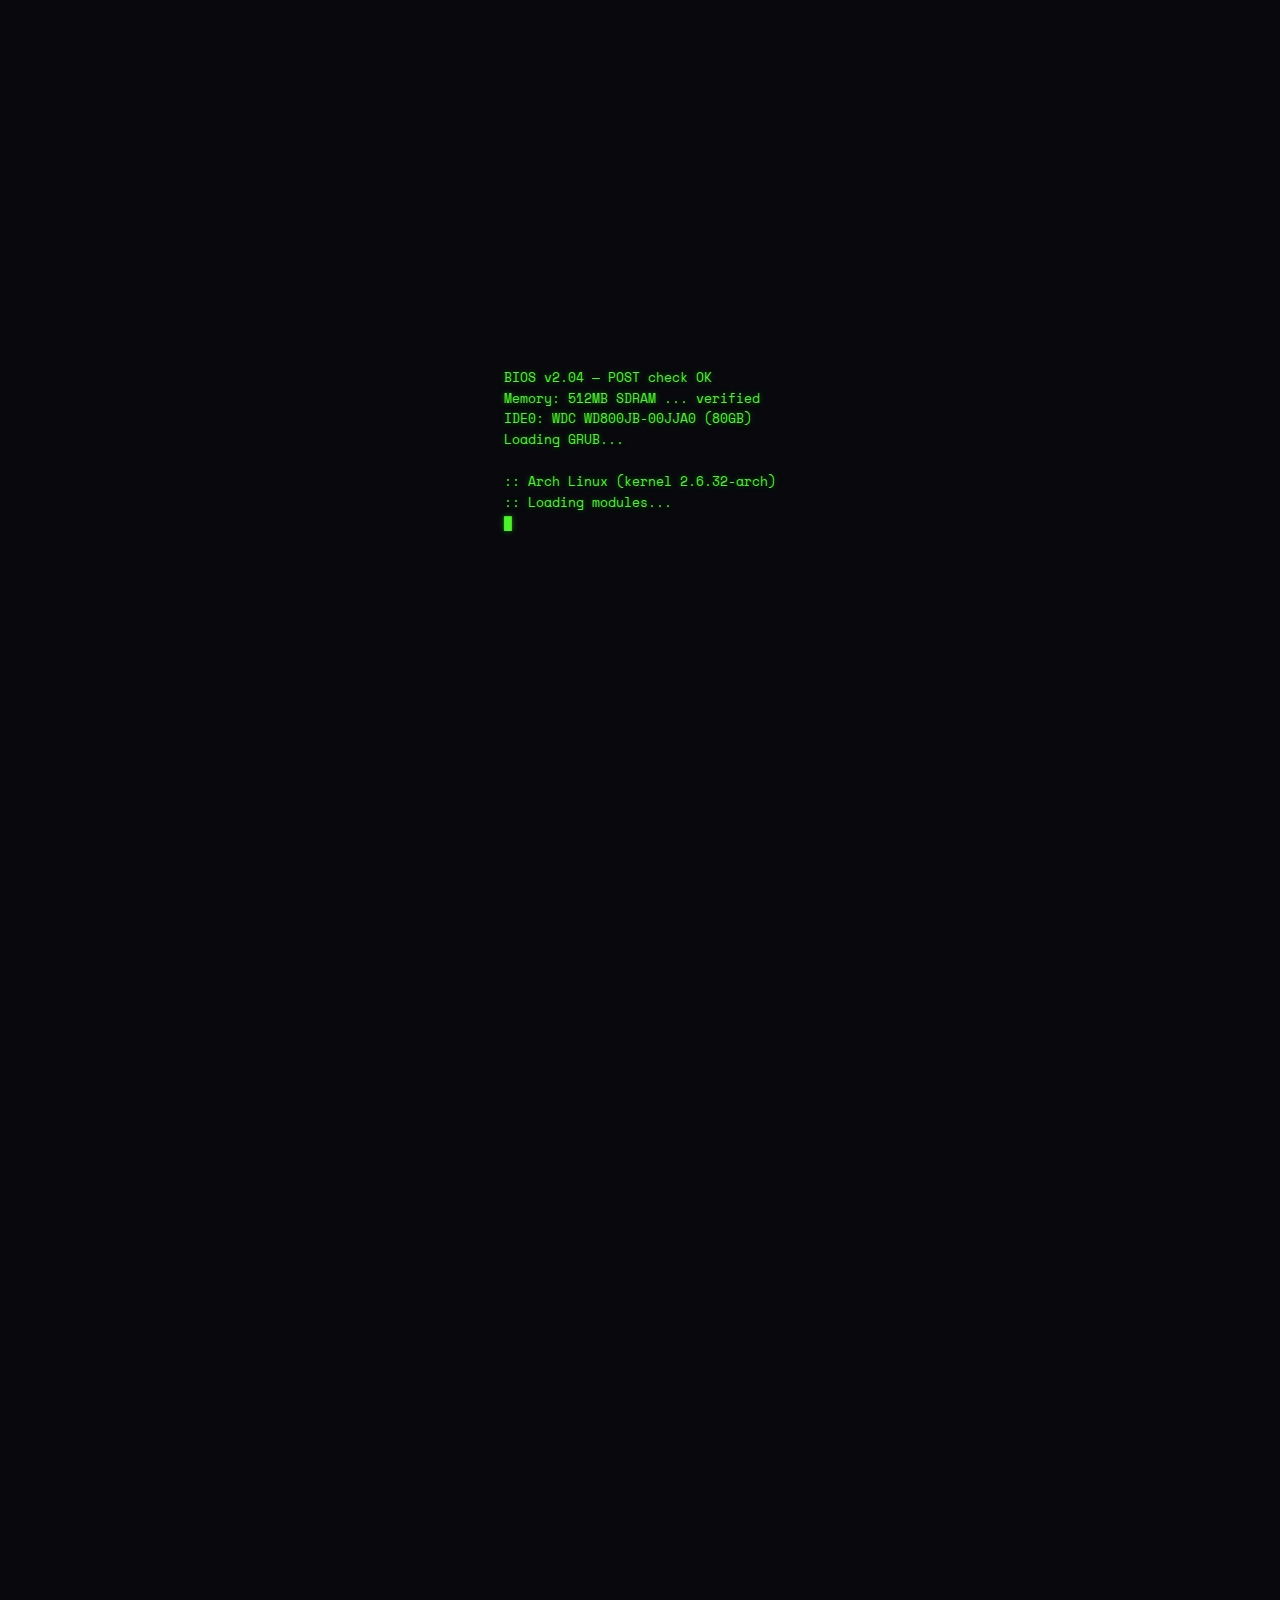
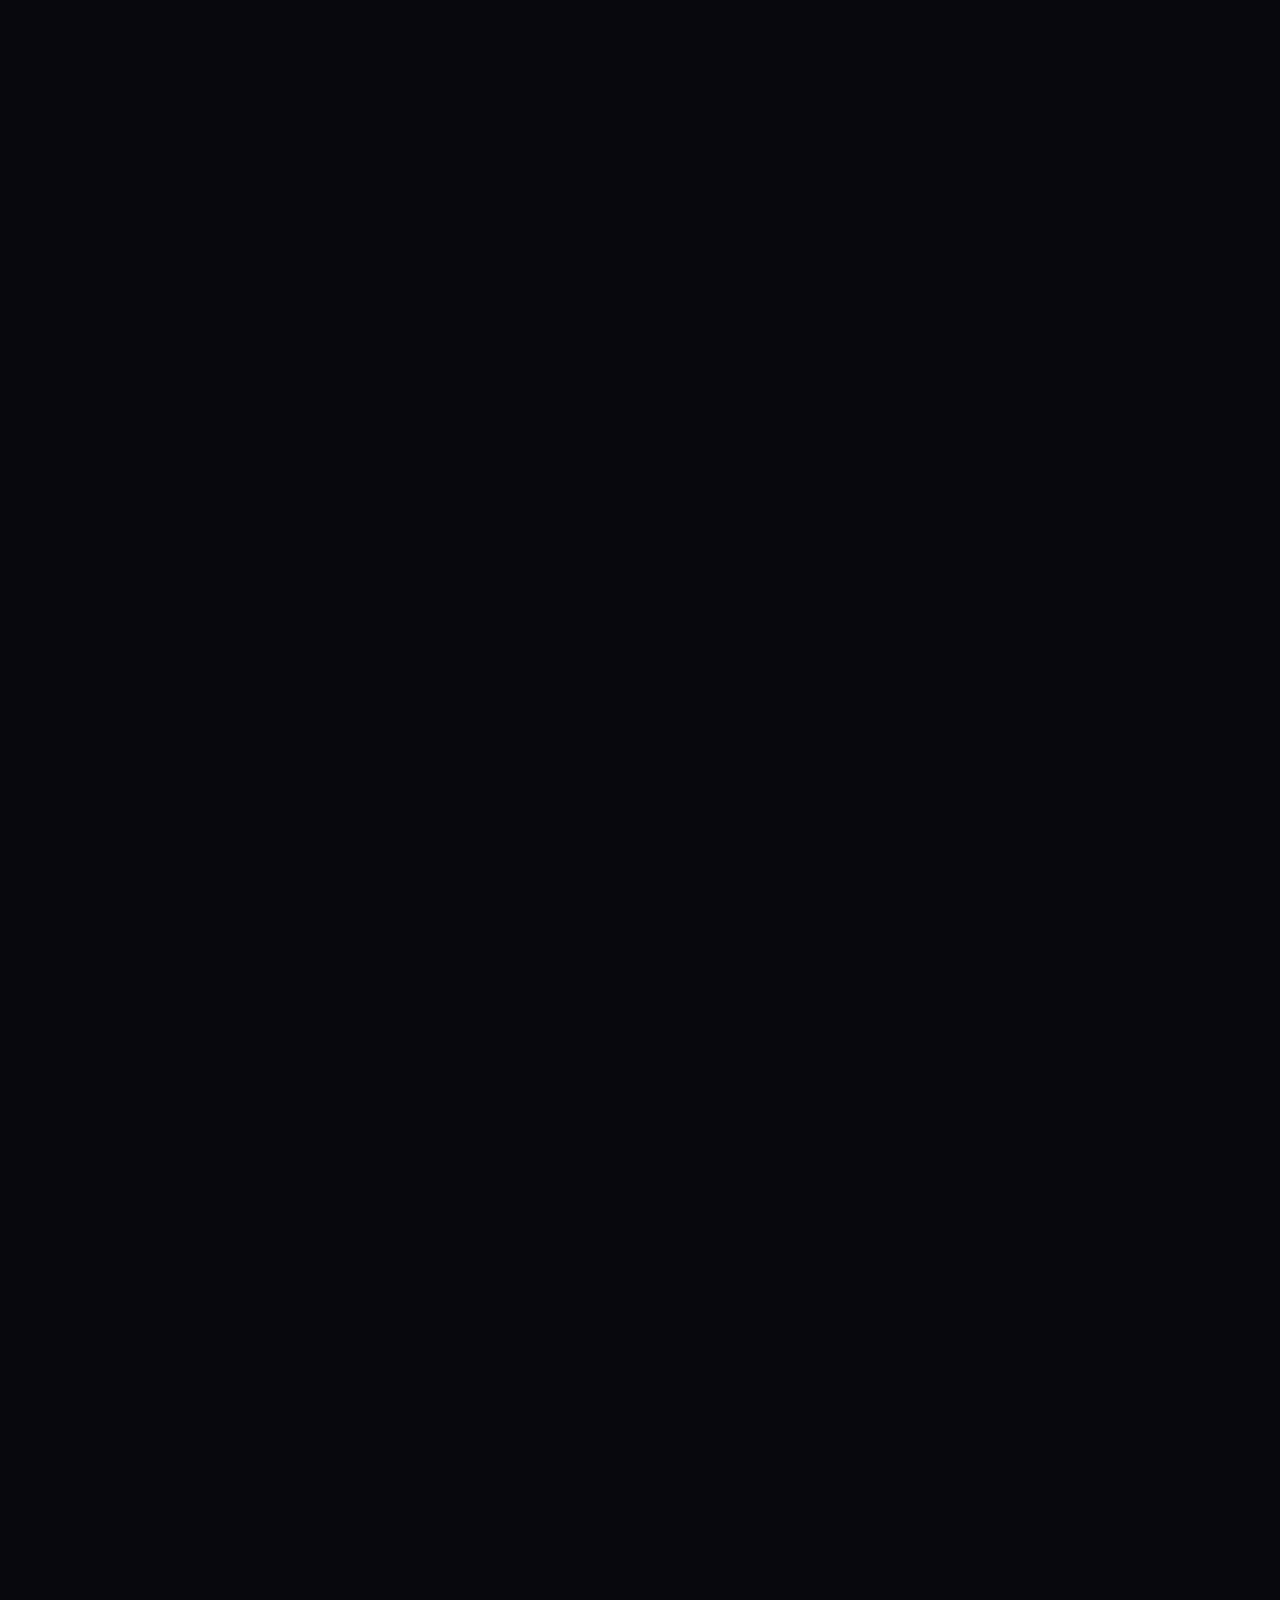
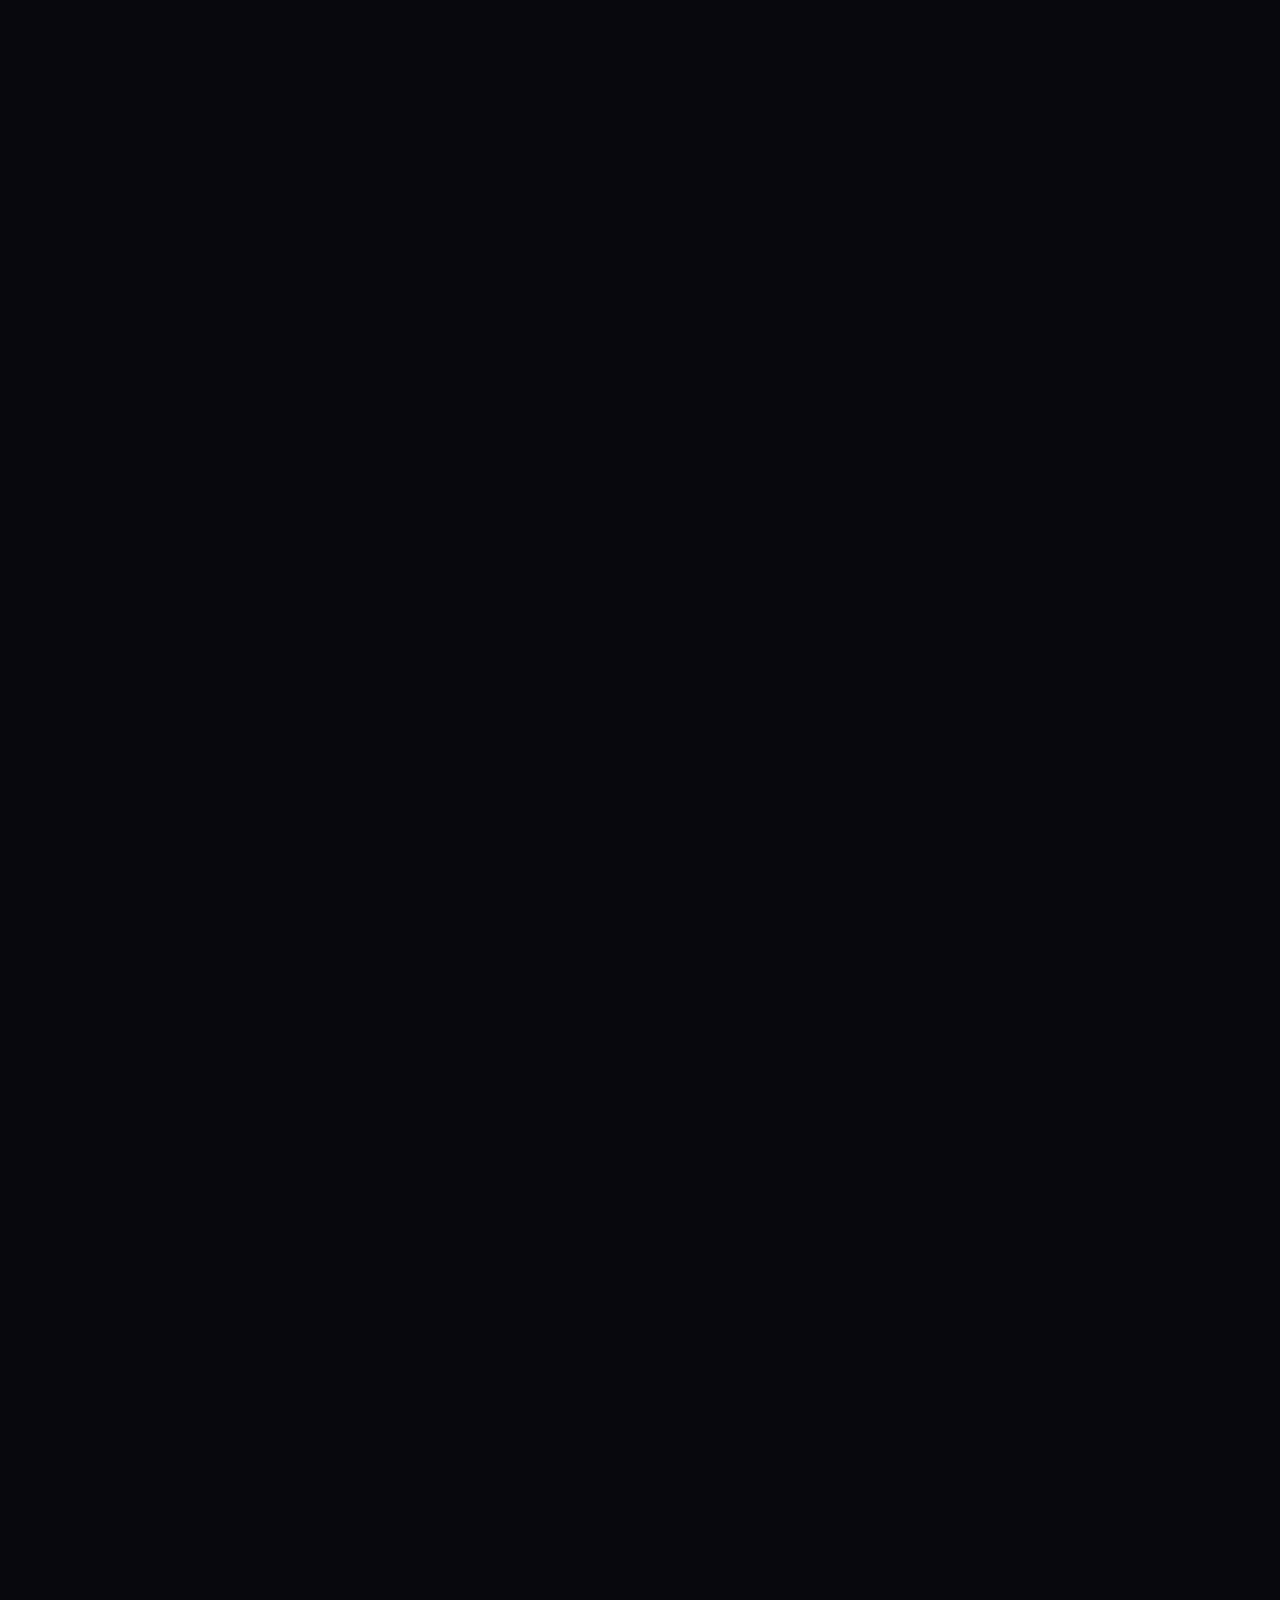
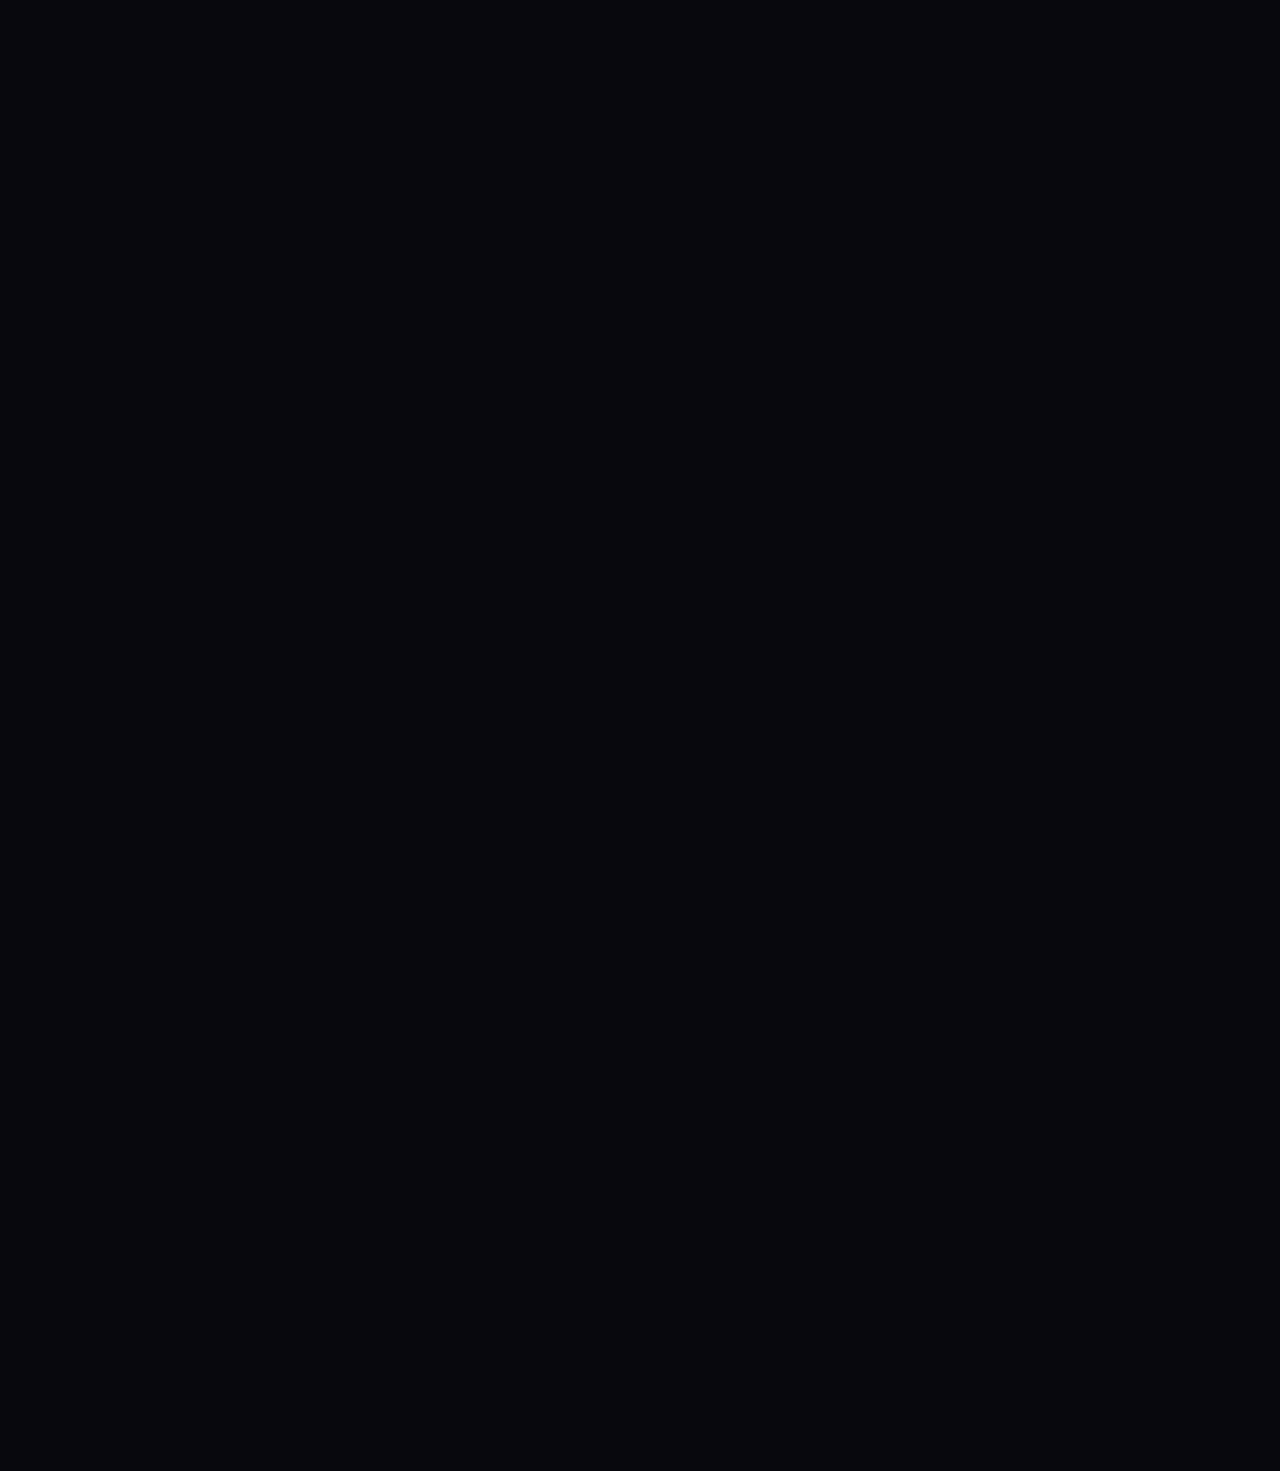
<file: Etapas (Ensinados via LLM)/jouiARCH-TECTURE completo.html>
<!DOCTYPE html>
<html lang="pt-BR">
<head>
<meta charset="UTF-8">
<meta name="viewport" content="width=device-width, initial-scale=1.0">
<title>The Wired Architect</title>
<link href="https://fonts.googleapis.com/css2?family=IBM+Plex+Mono:ital,wght@0,300;0,400;0,500;0,600;0,700;1,400&family=Space+Mono:wght@400;700&display=swap" rel="stylesheet">
<style>
*, *::before, *::after { margin: 0; padding: 0; box-sizing: border-box; }

:root {
  --bg: #08080d;
  --bg-surface: #0b0b13;
  --bg-elevated: #101018;
  --blue-cold: #4a7c9b;
  --blue-glow: #5ba0c0;
  --blue-dim: #1e3a4d;
  --blue-accent: #7ec8e3;
  --green-term: #4af626;
  --text-primary: #b8c4cc;
  --text-dim: #5a6872;
  --text-muted: #3a4248;
  --red-dim: #8b3a3a;
  --white-flicker: #d0dce4;
  --scanline-opacity: 0.04;
  --noise-opacity: 0.03;
}

html {
  scroll-behavior: smooth;
  scrollbar-width: thin;
  scrollbar-color: var(--blue-dim) var(--bg);
}

body {
  font-family: 'IBM Plex Mono', monospace;
  background: var(--bg);
  color: var(--text-primary);
  line-height: 1.7;
  overflow-x: hidden;
  cursor: default;
}

/* === CRT OVERLAY === */
.crt-overlay {
  position: fixed;
  inset: 0;
  pointer-events: none;
  z-index: 9999;
}

.crt-overlay::before {
  content: '';
  position: absolute;
  inset: 0;
  background: repeating-linear-gradient(
    0deg,
    transparent,
    transparent 2px,
    rgba(0, 0, 0, var(--scanline-opacity)) 2px,
    rgba(0, 0, 0, var(--scanline-opacity)) 4px
  );
}

.crt-overlay::after {
  content: '';
  position: absolute;
  inset: 0;
  background: radial-gradient(ellipse at center, transparent 50%, rgba(0,0,0,0.35) 100%);
}

/* === NOISE TEXTURE === */
.noise {
  position: fixed;
  inset: 0;
  pointer-events: none;
  z-index: 9998;
  opacity: var(--noise-opacity);
  animation: noise-shift 0.15s steps(3) infinite;
}

@keyframes noise-shift {
  0% { transform: translate(0, 0); }
  33% { transform: translate(-1px, 1px); }
  66% { transform: translate(1px, -1px); }
  100% { transform: translate(0, 0); }
}

/* === BOOT SEQUENCE === */
.boot-screen {
  position: fixed;
  inset: 0;
  background: var(--bg);
  z-index: 10000;
  display: flex;
  align-items: center;
  justify-content: center;
  font-family: 'Space Mono', monospace;
  transition: opacity 0.8s ease, visibility 0.8s ease;
}

.boot-screen.hidden {
  opacity: 0;
  visibility: hidden;
}

.boot-text {
  color: var(--green-term);
  font-size: 13px;
  white-space: pre-wrap;
  max-width: 620px;
  padding: 2rem;
  text-shadow: 0 0 6px rgba(74, 246, 38, 0.4);
  line-height: 1.6;
}

.boot-text .cursor-blink {
  animation: blink 0.7s steps(1) infinite;
}

@keyframes blink {
  0%, 100% { opacity: 1; }
  50% { opacity: 0; }
}

/* === MAIN CONTAINER === */
.main-wrapper {
  max-width: 780px;
  margin: 0 auto;
  padding: 3rem 2rem 6rem;
  opacity: 0;
  transition: opacity 1s ease 0.3s;
}

.main-wrapper.visible { opacity: 1; }

/* === HEADER === */
.site-header {
  padding: 4rem 0 3rem;
  border-bottom: 1px solid var(--blue-dim);
  margin-bottom: 3rem;
  position: relative;
}

.site-header::after {
  content: '';
  position: absolute;
  bottom: -1px;
  left: 0;
  width: 120px;
  height: 1px;
  background: var(--blue-glow);
  box-shadow: 0 0 8px var(--blue-cold);
}

.header-meta {
  font-size: 11px;
  color: var(--text-muted);
  letter-spacing: 0.15em;
  text-transform: uppercase;
  margin-bottom: 1.5rem;
  font-family: 'Space Mono', monospace;
}

.header-meta span {
  color: var(--blue-dim);
}

h1 {
  font-family: 'Space Mono', monospace;
  font-size: clamp(1.6rem, 4vw, 2.4rem);
  font-weight: 700;
  color: var(--white-flicker);
  letter-spacing: -0.02em;
  line-height: 1.2;
  margin-bottom: 1rem;
  text-shadow: 0 0 20px rgba(91, 160, 192, 0.15);
  animation: subtle-flicker 4s ease-in-out infinite;
}

@keyframes subtle-flicker {
  0%, 100% { opacity: 1; }
  92% { opacity: 1; }
  93% { opacity: 0.88; }
  94% { opacity: 1; }
  95% { opacity: 0.92; }
  96% { opacity: 1; }
}

.subtitle {
  font-size: 14px;
  color: var(--text-dim);
  font-style: italic;
  max-width: 500px;
  line-height: 1.6;
}

.subtitle em {
  color: var(--blue-cold);
  font-style: normal;
}

/* === NAV === */
.nav-index {
  margin-bottom: 3.5rem;
  padding: 1.2rem 1.5rem;
  border: 1px solid #181822;
  background: var(--bg-surface);
}

.nav-index-title {
  font-size: 10px;
  text-transform: uppercase;
  letter-spacing: 0.2em;
  color: var(--text-muted);
  margin-bottom: 0.8rem;
  font-family: 'Space Mono', monospace;
}

.nav-index a {
  display: block;
  color: var(--blue-cold);
  text-decoration: none;
  font-size: 13px;
  padding: 0.25rem 0;
  transition: color 0.2s, padding-left 0.2s;
}

.nav-index a::before {
  content: '> ';
  color: var(--text-muted);
}

.nav-index a:hover {
  color: var(--blue-accent);
  padding-left: 6px;
}

/* === SECTIONS === */
section {
  margin-bottom: 4rem;
}

.section-label {
  font-family: 'Space Mono', monospace;
  font-size: 10px;
  text-transform: uppercase;
  letter-spacing: 0.25em;
  color: var(--blue-dim);
  margin-bottom: 0.5rem;
}

h2 {
  font-family: 'Space Mono', monospace;
  font-size: 1.15rem;
  font-weight: 700;
  color: var(--white-flicker);
  margin-bottom: 1.5rem;
  padding-bottom: 0.5rem;
  border-bottom: 1px solid #151520;
}

h2 .hash {
  color: var(--blue-dim);
  margin-right: 0.4rem;
  font-weight: 400;
}

h3 {
  font-family: 'Space Mono', monospace;
  font-size: 0.95rem;
  font-weight: 700;
  color: var(--blue-cold);
  margin: 2rem 0 0.8rem;
}

p {
  font-size: 14px;
  margin-bottom: 1.2rem;
  color: var(--text-primary);
}

p.dim {
  color: var(--text-dim);
}

strong {
  color: var(--white-flicker);
  font-weight: 600;
}

em {
  color: var(--blue-cold);
  font-style: italic;
}

/* === QUOTE BLOCK === */
.quote-block {
  border-left: 2px solid var(--blue-dim);
  padding: 1rem 1.5rem;
  margin: 2rem 0;
  background: var(--bg-surface);
  font-size: 13px;
  color: var(--text-dim);
  font-style: italic;
  position: relative;
}

.quote-block::before {
  content: '/*';
  position: absolute;
  top: -8px;
  left: 12px;
  font-size: 10px;
  color: var(--text-muted);
  font-style: normal;
  font-family: 'Space Mono', monospace;
}

.quote-block::after {
  content: '*/';
  position: absolute;
  bottom: -8px;
  right: 12px;
  font-size: 10px;
  color: var(--text-muted);
  font-style: normal;
  font-family: 'Space Mono', monospace;
}

.quote-block em {
  color: var(--blue-glow);
}

/* === PILLAR CARDS === */
.pillar {
  padding: 1.5rem;
  margin: 1.5rem 0;
  border: 1px solid #151520;
  background: var(--bg-surface);
  position: relative;
  transition: border-color 0.3s;
}

.pillar:hover {
  border-color: var(--blue-dim);
}

.pillar-icon {
  font-size: 10px;
  font-family: 'Space Mono', monospace;
  color: var(--text-muted);
  letter-spacing: 0.15em;
  text-transform: uppercase;
  margin-bottom: 0.6rem;
}

.pillar h3 {
  margin-top: 0;
  margin-bottom: 0.8rem;
}

.pillar p {
  margin-bottom: 0;
  font-size: 13px;
}

.pillar-tag {
  display: inline-block;
  font-size: 10px;
  padding: 2px 8px;
  border: 1px solid #1e1e2e;
  color: var(--text-muted);
  font-family: 'Space Mono', monospace;
  margin-top: 0.8rem;
  letter-spacing: 0.05em;
}

/* === MEDIA TABLE === */
.media-grid {
  display: flex;
  flex-direction: column;
  gap: 1px;
  background: #151520;
  border: 1px solid #151520;
  margin: 1.5rem 0;
}

.media-item {
  display: grid;
  grid-template-columns: 80px 1fr;
  background: var(--bg-surface);
  padding: 1rem 1.2rem;
  transition: background 0.2s;
}

.media-item:hover {
  background: var(--bg-elevated);
}

.media-type {
  font-size: 10px;
  font-family: 'Space Mono', monospace;
  text-transform: uppercase;
  letter-spacing: 0.15em;
  color: var(--text-muted);
  padding-top: 2px;
}

.media-type.anime { color: var(--blue-dim); }
.media-type.filme { color: var(--red-dim); }
.media-type.jogo { color: #3a6b3a; }
.media-type.musica { color: #6b5a3a; }

.media-info h4 {
  font-size: 13px;
  font-weight: 600;
  color: var(--white-flicker);
  margin-bottom: 0.3rem;
  font-family: 'IBM Plex Mono', monospace;
}

.media-info p {
  font-size: 12px;
  color: var(--text-dim);
  margin: 0;
  line-height: 1.5;
}

/* === TERMINAL BLOCK === */
.terminal-block {
  background: #060609;
  border: 1px solid #1a1a26;
  padding: 1.2rem 1.5rem;
  margin: 1.5rem 0;
  font-family: 'Space Mono', monospace;
  font-size: 12px;
  overflow-x: auto;
}

.terminal-block .prompt {
  color: var(--blue-cold);
}

.terminal-block .command {
  color: var(--green-term);
}

.terminal-block .output {
  color: var(--text-muted);
}

.terminal-block .comment {
  color: #3a3a4a;
}

/* === ASCII ART === */
.ascii-divider {
  font-family: 'Space Mono', monospace;
  font-size: 11px;
  color: var(--text-muted);
  text-align: center;
  margin: 3rem 0;
  opacity: 0.5;
  letter-spacing: 0.3em;
  user-select: none;
}

/* === FOOTER === */
.site-footer {
  margin-top: 4rem;
  padding-top: 2rem;
  border-top: 1px solid #111119;
  text-align: center;
  font-size: 11px;
  color: var(--text-muted);
  font-family: 'Space Mono', monospace;
}

.site-footer .glyph {
  font-size: 16px;
  display: block;
  margin-bottom: 0.8rem;
  color: var(--blue-dim);
  text-shadow: 0 0 10px rgba(91, 160, 192, 0.2);
}

/* === GLITCH TEXT === */
.glitch {
  position: relative;
  display: inline-block;
}

.glitch:hover {
  animation: glitch-text 0.3s steps(2) forwards;
}

@keyframes glitch-text {
  0% { text-shadow: 2px 0 var(--blue-cold), -2px 0 var(--red-dim); }
  25% { text-shadow: -2px 0 var(--blue-cold), 2px 0 var(--red-dim); }
  50% { text-shadow: 1px 0 var(--blue-cold), -1px 0 var(--red-dim); }
  75% { text-shadow: -1px 0 var(--blue-cold), 1px 0 var(--red-dim); }
  100% { text-shadow: none; }
}

/* === INLINE CODE === */
code {
  font-family: 'Space Mono', monospace;
  font-size: 12px;
  background: var(--bg-elevated);
  padding: 2px 6px;
  border: 1px solid #1a1a26;
  color: var(--blue-accent);
}

/* === SCROLL INDICATOR === */
.scroll-progress {
  position: fixed;
  top: 0;
  left: 0;
  height: 1px;
  background: var(--blue-dim);
  box-shadow: 0 0 6px var(--blue-cold);
  z-index: 10001;
  transition: width 0.1s linear;
  width: 0%;
}

/* === RESPONSIVE === */
@media (max-width: 600px) {
  .main-wrapper { padding: 1.5rem 1rem 4rem; }
  .site-header { padding: 2rem 0 2rem; }
  .media-item { grid-template-columns: 60px 1fr; padding: 0.8rem 1rem; }
  .pillar { padding: 1.2rem; }
}

/* === FADE IN ANIMATIONS === */
.fade-section {
  opacity: 0;
  transform: translateY(12px);
  transition: opacity 0.6s ease, transform 0.6s ease;
}

.fade-section.visible {
  opacity: 1;
  transform: translateY(0);
}

/* === LINK STYLE === */
a.inline-link {
  color: var(--blue-cold);
  text-decoration: none;
  border-bottom: 1px solid var(--blue-dim);
  transition: color 0.2s, border-color 0.2s;
}

a.inline-link:hover {
  color: var(--blue-accent);
  border-color: var(--blue-accent);
}

/* === AMBIENT LIGHT EFFECT === */
.ambient-glow {
  position: fixed;
  top: -200px;
  left: 50%;
  transform: translateX(-50%);
  width: 600px;
  height: 400px;
  background: radial-gradient(ellipse, rgba(74, 124, 155, 0.04) 0%, transparent 70%);
  pointer-events: none;
  z-index: -1;
}
</style>
</head>
<body>

<!-- CRT Effects -->
<div class="crt-overlay"></div>
<div class="noise" id="noise"></div>
<div class="scroll-progress" id="scrollProgress"></div>
<div class="ambient-glow"></div>

<!-- Boot Sequence -->
<div class="boot-screen" id="bootScreen">
  <div class="boot-text" id="bootText"></div>
</div>

<!-- Main Content -->
<div class="main-wrapper" id="mainContent">

  <header class="site-header">
    <div class="header-meta">
      <span>[</span> manifesto <span>//</span> estética <span>//</span> arquivo <span>]</span>
    </div>
    <h1 class="glitch">The Wired Architect</h1>
    <p class="subtitle">
      <em>Cyber-grunge / older brother core</em> — a estética de quem construiu a própria máquina antes de construir qualquer outra coisa.
    </p>
  </header>

  <nav class="nav-index fade-section">
    <div class="nav-index-title">// índice</div>
    <a href="#arquetipo">o arquétipo</a>
    <a href="#pilares">os pilares</a>
    <a href="#atmosfera">a atmosfera</a>
    <a href="#midia">mídia canônica</a>
    <a href="#som">o som</a>
    <a href="#cultura">a cultura viva</a>
    <a href="#definicao">definição final</a>
  </nav>

  <!-- SECTION: O ARQUÉTIPO -->
  <section id="arquetipo" class="fade-section">
    <div class="section-label">// 001</div>
    <h2><span class="hash">#</span> O Arquétipo</h2>

    <p>
      Existe uma figura que paira no imaginário de qualquer pessoa que cresceu online no início dos anos 2000. O <strong>irmão mais velho</strong>. Aquele que já tinha um servidor rodando no quarto antes de você saber o que era um IP. Que queimava CDs com nomes escritos de caneta permanente. Que te ensinou a formatar o computador da família — e nunca instalou antivírus porque <em>"se você souber o que está fazendo, não precisa"</em>.
    </p>
    <p>
      <strong>The Wired Architect</strong> é a estética dessa figura. Não é sobre nostalgia passiva. É sobre o <em>mindset</em> de quem viveu a transição da internet discada para a banda larga e carrega até hoje a convicção de que <strong>entender a máquina é mais importante do que usá-la</strong>.
    </p>
    <p class="dim">
      É o minimalismo de quem não precisa de interfaces bonitas. Apenas de eficiência e controle total.
    </p>
  </section>

  <div class="ascii-divider">· · · ─── ·𖥸· ─── · · ·</div>

  <!-- SECTION: OS PILARES -->
  <section id="pilares" class="fade-section">
    <div class="section-label">// 002</div>
    <h2><span class="hash">#</span> Os Pilares</h2>

    <div class="pillar">
      <div class="pillar-icon">[ hardware ]</div>
      <h3>O Tátil</h3>
      <p>
        CDs físicos como forma de preservação digital. Teclados mecânicos barulhentos que anunciam cada keystroke como um ato deliberado. ThinkPads antigos — máquinas que foram feitas para durar, não para impressionar. A obsessão por <strong>mídia física</strong> não é fetiche retrô: é a compreensão de que o que não existe fisicamente pode ser deletado remotamente.
      </p>
      <div class="pillar-tag">tangível > efêmero</div>
    </div>

    <div class="pillar">
      <div class="pillar-icon">[ software ]</div>
      <h3>O Construído</h3>
      <p>
        <em>Arch Linux</em> aqui não é apenas um sistema operacional. É um símbolo de autossuficiência. Instalar Arch é um rito de passagem — é dizer <em>"eu prefiro construir do zero a aceitar o que me deram pronto"</em>. Cada dotfile é uma decisão consciente. Cada pacote instalado, uma escolha. O ambiente de trabalho não é configurado: é <strong>arquitetado</strong>.
      </p>
      <div class="pillar-tag">controle > conveniência</div>
    </div>

    <div class="pillar">
      <div class="pillar-icon">[ mindset ]</div>
      <h3>Backend Total</h3>
      <p>
        O desinteresse pelo Frontend não é preguiça — é filosofia. A verdade de qualquer sistema está nas camadas que ninguém vê. Protocolos de rede, arquitetura de banco de dados, segurança, criptografia. O <code>.conf</code> importa mais que o <code>.css</code>. A beleza está na lógica pura, na elegância de um daemon bem configurado, na arquitetura invisível que <strong>sustenta o mundo sem pedir crédito</strong>.
      </p>
      <div class="pillar-tag">estrutura > superfície</div>
    </div>

    <div class="terminal-block">
      <span class="comment"># a estética em três comandos</span><br>
      <span class="prompt">$</span> <span class="command">pacman -S base base-devel</span> <span class="comment"># construa do zero</span><br>
      <span class="prompt">$</span> <span class="command">vim ~/.config/everything</span> <span class="comment"># configure tudo manualmente</span><br>
      <span class="prompt">$</span> <span class="command">systemctl disable display-manager</span> <span class="comment"># quem precisa de GUI?</span><br>
      <br>
      <span class="output">:: The Wired Architect doesn't use defaults.</span>
    </div>
  </section>

  <div class="ascii-divider">· · · ─── ·𖥸· ─── · · ·</div>

  <!-- SECTION: A ATMOSFERA -->
  <section id="atmosfera" class="fade-section">
    <div class="section-label">// 003</div>
    <h2><span class="hash">#</span> A Atmosfera</h2>

    <p>
      Quarto escuro. São 3 da manhã. A única fonte de luz é o brilho azulado de um terminal com fonte monospace muito pequena. O ventilador de um servidor caseiro zumbe em algum lugar atrás da mesa. Fones de ouvido grandes — <strong>com fio</strong>, sempre com fio — isolam o mundo exterior. Não como fuga, mas como <em>seleção deliberada de input</em>.
    </p>
    <p>
      O espaço é funcional. Nada decorativo que não seja também útil. Cabos organizados (ou deliberadamente não organizados — a entropia controlada também é uma estética). Monitores CRT ainda guardam um charme que nenhum IPS captura: aquele leve flicker, o som elétrico ao ligar, as scanlines que te lembram que a imagem é feita de <strong>elétrons atingindo fósforo</strong>.
    </p>
    <p class="dim">
      É um isolamento social produtivo. Não é solidão — é concentração com intenção.
    </p>
  </section>

  <div class="ascii-divider">· · · ─── ·𖥸· ─── · · ·</div>

  <!-- SECTION: MÍDIA -->
  <section id="midia" class="fade-section">
    <div class="section-label">// 004</div>
    <h2><span class="hash">#</span> Mídia Canônica</h2>

    <p class="dim">
      Se <strong>Serial Experiments Lain</strong> é o texto sagrado, essas obras são os evangelhos apócrifos:
    </p>

    <div class="media-grid">
      <div class="media-item">
        <div class="media-type anime">anime</div>
        <div class="media-info">
          <h4>Serial Experiments Lain</h4>
          <p>A base. A conexão entre consciência humana e a Wired. A solidão do quarto iluminado por monitores. Tudo começa aqui.</p>
        </div>
      </div>
      <div class="media-item">
        <div class="media-type anime">anime</div>
        <div class="media-info">
          <h4>Texhnolyze</h4>
          <p>Da mesma equipe de Lain. O lado cruel, industrial e irremediavelmente técnico do cyberpunk. Sem otimismo. Sem saída fácil.</p>
        </div>
      </div>
      <div class="media-item">
        <div class="media-type anime">anime</div>
        <div class="media-info">
          <h4>Ghost in the Shell (1995)</h4>
          <p>Filosofia da consciência dentro de redes de dados complexas. A pergunta que nunca sai da cabeça: onde termina a máquina e começa o eu?</p>
        </div>
      </div>
      <div class="media-item">
        <div class="media-type filme">filme</div>
        <div class="media-info">
          <h4>The Matrix (1999)</h4>
          <p>Especificamente as cenas no "mundo real". Os terminais de código verde. A estética hacker raiz antes de Hollywood transformar em action figure.</p>
        </div>
      </div>
      <div class="media-item">
        <div class="media-type filme">filme</div>
        <div class="media-info">
          <h4>Primer (2004)</h4>
          <p>Ficção científica ultra-técnica feita por engenheiros. O visual é garagem e hardware cru. Zero glamour, cem por cento substância.</p>
        </div>
      </div>
      <div class="media-item">
        <div class="media-type jogo">jogo</div>
        <div class="media-info">
          <h4>Hypnospace Outlaw</h4>
          <p>Uma simulação da internet estranha e crua do final dos 90. GeoCities, cursores customizados e a ingenuidade perigosa de uma rede sem regras.</p>
        </div>
      </div>
      <div class="media-item">
        <div class="media-type jogo">jogo</div>
        <div class="media-info">
          <h4>TIS-100</h4>
          <p>Um "jogo" de programação assembly. Parece um software esquecido rodando em um mainframe de 1987. A diversão é o debugging.</p>
        </div>
      </div>
    </div>
  </section>

  <div class="ascii-divider">· · · ─── ·𖥸· ─── · · ·</div>

  <!-- SECTION: O SOM -->
  <section id="som" class="fade-section">
    <div class="section-label">// 005</div>
    <h2><span class="hash">#</span> O Som</h2>

    <p>
      Essa estética tem uma trilha sonora. É o que toca nos fones às 3AM enquanto o compilador roda. Não é música para dançar — é música para <em>pensar dentro</em>.
    </p>

    <div class="media-grid">
      <div class="media-item">
        <div class="media-type musica">ambient</div>
        <div class="media-info">
          <h4>Boards of Canada</h4>
          <p>Nostalgia analógica processada digitalmente. Loops que parecem memórias degradando em fita magnética.</p>
        </div>
      </div>
      <div class="media-item">
        <div class="media-type musica">idm</div>
        <div class="media-info">
          <h4>Aphex Twin</h4>
          <p>A mente que trata sintetizadores como sistemas operacionais. Selected Ambient Works é o kernel dessa estética sonora.</p>
        </div>
      </div>
      <div class="media-item">
        <div class="media-type musica">trip-hop</div>
        <div class="media-info">
          <h4>Massive Attack / Portishead</h4>
          <p>O peso, a escuridão, os loops analógicos. Mezzanine é o álbum para configurar um servidor de madrugada.</p>
        </div>
      </div>
      <div class="media-item">
        <div class="media-type musica">ost</div>
        <div class="media-info">
          <h4>Bôa — "Duvet" (Lain OP)</h4>
          <p>"And you don't seem to understand..." — a voz que conecta o quarto escuro à Wired. O hino não-oficial.</p>
        </div>
      </div>
      <div class="media-item">
        <div class="media-type musica">lo-fi</div>
        <div class="media-info">
          <h4>Burial</h4>
          <p>Chuva digital, frequências urbanas fantasmagóricas. O som de uma cidade que dorme enquanto seus servidores seguem acordados.</p>
        </div>
      </div>
    </div>
  </section>

  <div class="ascii-divider">· · · ─── ·𖥸· ─── · · ·</div>

  <!-- SECTION: CULTURA -->
  <section id="cultura" class="fade-section">
    <div class="section-label">// 006</div>
    <h2><span class="hash">#</span> A Cultura Viva</h2>

    <p>
      Essa estética não existe em museus. Ela vive e se reproduz em espaços específicos da internet — os últimos refúgios de uma web que valoriza substância sobre performance.
    </p>

    <p>
      <strong>Lainchan</strong> é talvez o epicentro. Um imageboard inspirado diretamente em Lain, onde se discute segurança, programação, filosofia da tecnologia e a condição de existir online. Sem perfis, sem likes, sem algoritmo. Apenas texto.
    </p>

    <p>
      <strong>r/unixporn</strong> é o museu vivo. Milhares de screenshots de ambientes Linux minuciosamente configurados — os chamados <em>rices</em>. Cada post é uma declaração estética: a escolha do window manager, da paleta de cores, do terminal, da barra de status. Compartilhar seus <strong>dotfiles</strong> é um ato de vulnerabilidade técnica — é abrir o código-fonte da sua personalidade.
    </p>

    <p>
      O <strong>old web revival</strong> também alimenta essa cultura. Pessoas recriando sites pessoais com HTML cru no Neocities, resgatando a filosofia de uma internet feita por indivíduos, não por plataformas. Cada site é um servidor. Cada página é propriedade do seu criador.
    </p>

    <div class="quote-block">
      A web deveria ser estranha, pessoal e feita à mão. Não um feed infinito de conteúdo otimizado por algoritmos para capturar atenção. Cada página deveria refletir uma <em>mente</em>, não uma <em>marca</em>.
    </div>
  </section>

  <div class="ascii-divider">· · · ─── ·𖥸· ─── · · ·</div>

  <!-- SECTION: DEFINIÇÃO -->
  <section id="definicao" class="fade-section">
    <div class="section-label">// 007</div>
    <h2><span class="hash">#</span> Definição Final</h2>

    <div class="quote-block" style="border-left-color: var(--blue-cold);">
      "É uma mistura de <em>Frutiger Aero</em> — o otimismo tecnológico do início dos 2000 — que deu errado e se transformou em <em>Cyber-Grunge</em>. Focado em funcionalidade, privacidade, terminais Linux e a nostalgia profunda de uma internet que ainda era misteriosa. Onde cada conexão era um ato deliberado e cada byte baixado custava tempo."
    </div>

    <p>
      Não é uma estética para consumir. É uma estética para <strong>construir</strong>. Você não adere ao Wired Architect comprando um ThinkPad no eBay. Você adere quando decide que vai entender como as coisas funcionam — mesmo que ninguém te peça, mesmo que ninguém veja, mesmo que o mundo inteiro já tenha seguido em frente para a próxima interface brilhante.
    </p>

    <div class="terminal-block">
      <span class="prompt">$</span> <span class="command">cat /etc/motd</span><br>
      <br>
      <span class="output">  Present day...</span><br>
      <span class="output">  Present time...</span><br>
      <span class="output">  Hahahaha!</span><br>
      <br>
      <span class="prompt">$</span> <span class="cursor-blink">█</span>
    </div>
  </section>

  <footer class="site-footer">
    <div class="glyph">⟁</div>
    <p>the wired architect — manifesto v1.0</p>
    <p style="margin-top: 0.4rem; color: #2a2a36;">close the world . open the nExt</p>
  </footer>

</div>

<script>
// === NOISE CANVAS ===
const noiseEl = document.getElementById('noise');
const noiseCanvas = document.createElement('canvas');
noiseCanvas.width = 256;
noiseCanvas.height = 256;
const noiseCtx = noiseCanvas.getContext('2d');

function generateNoise() {
  const imageData = noiseCtx.createImageData(256, 256);
  const data = imageData.data;
  for (let i = 0; i < data.length; i += 4) {
    const v = Math.random() * 255;
    data[i] = data[i+1] = data[i+2] = v;
    data[i+3] = 255;
  }
  noiseCtx.putImageData(imageData, 0, 0);
  noiseEl.style.backgroundImage = `url(${noiseCanvas.toDataURL()})`;
  noiseEl.style.backgroundRepeat = 'repeat';
}
generateNoise();
setInterval(generateNoise, 120);

// === BOOT SEQUENCE ===
const bootLines = [
  { text: 'BIOS v2.04 — POST check OK', delay: 80 },
  { text: 'Memory: 512MB SDRAM ... verified', delay: 60 },
  { text: 'IDE0: WDC WD800JB-00JJA0 (80GB)', delay: 70 },
  { text: 'Loading GRUB...', delay: 200 },
  { text: '', delay: 100 },
  { text: ':: Arch Linux (kernel 2.6.32-arch)', delay: 150 },
  { text: ':: Loading modules...', delay: 80 },
  { text: '   [OK] net.eth0', delay: 60 },
  { text: '   [OK] sound.alsa', delay: 50 },
  { text: '   [OK] daemon.sshd', delay: 50 },
  { text: '', delay: 80 },
  { text: 'login: architect', delay: 300 },
  { text: 'password: ********', delay: 200 },
  { text: '', delay: 100 },
  { text: 'Last login: Sat Feb 14 03:14:07 2026', delay: 60 },
  { text: '', delay: 80 },
  { text: '$ cat /etc/motd', delay: 200 },
  { text: '', delay: 100 },
  { text: '  "Close the world, open the nExt."', delay: 150 },
  { text: '', delay: 100 },
  { text: '$ startx --manifest', delay: 400 },
];

const bootText = document.getElementById('bootText');
const bootScreen = document.getElementById('bootScreen');
const mainContent = document.getElementById('mainContent');

async function runBoot() {
  let fullText = '';
  for (const line of bootLines) {
    fullText += line.text + '\n';
    bootText.innerHTML = fullText + '<span class="cursor-blink">█</span>';
    await new Promise(r => setTimeout(r, line.delay));
  }
  await new Promise(r => setTimeout(r, 500));
  bootScreen.classList.add('hidden');
  mainContent.classList.add('visible');
}

runBoot();

// === SCROLL PROGRESS ===
window.addEventListener('scroll', () => {
  const scrollTop = document.documentElement.scrollTop;
  const scrollHeight = document.documentElement.scrollHeight - window.innerHeight;
  const progress = (scrollTop / scrollHeight) * 100;
  document.getElementById('scrollProgress').style.width = progress + '%';
});

// === FADE IN ON SCROLL ===
const observer = new IntersectionObserver((entries) => {
  entries.forEach(entry => {
    if (entry.isIntersecting) {
      entry.target.classList.add('visible');
    }
  });
}, { threshold: 0.1 });

document.querySelectorAll('.fade-section').forEach(el => observer.observe(el));
</script>

</body>
</html>
</file>
